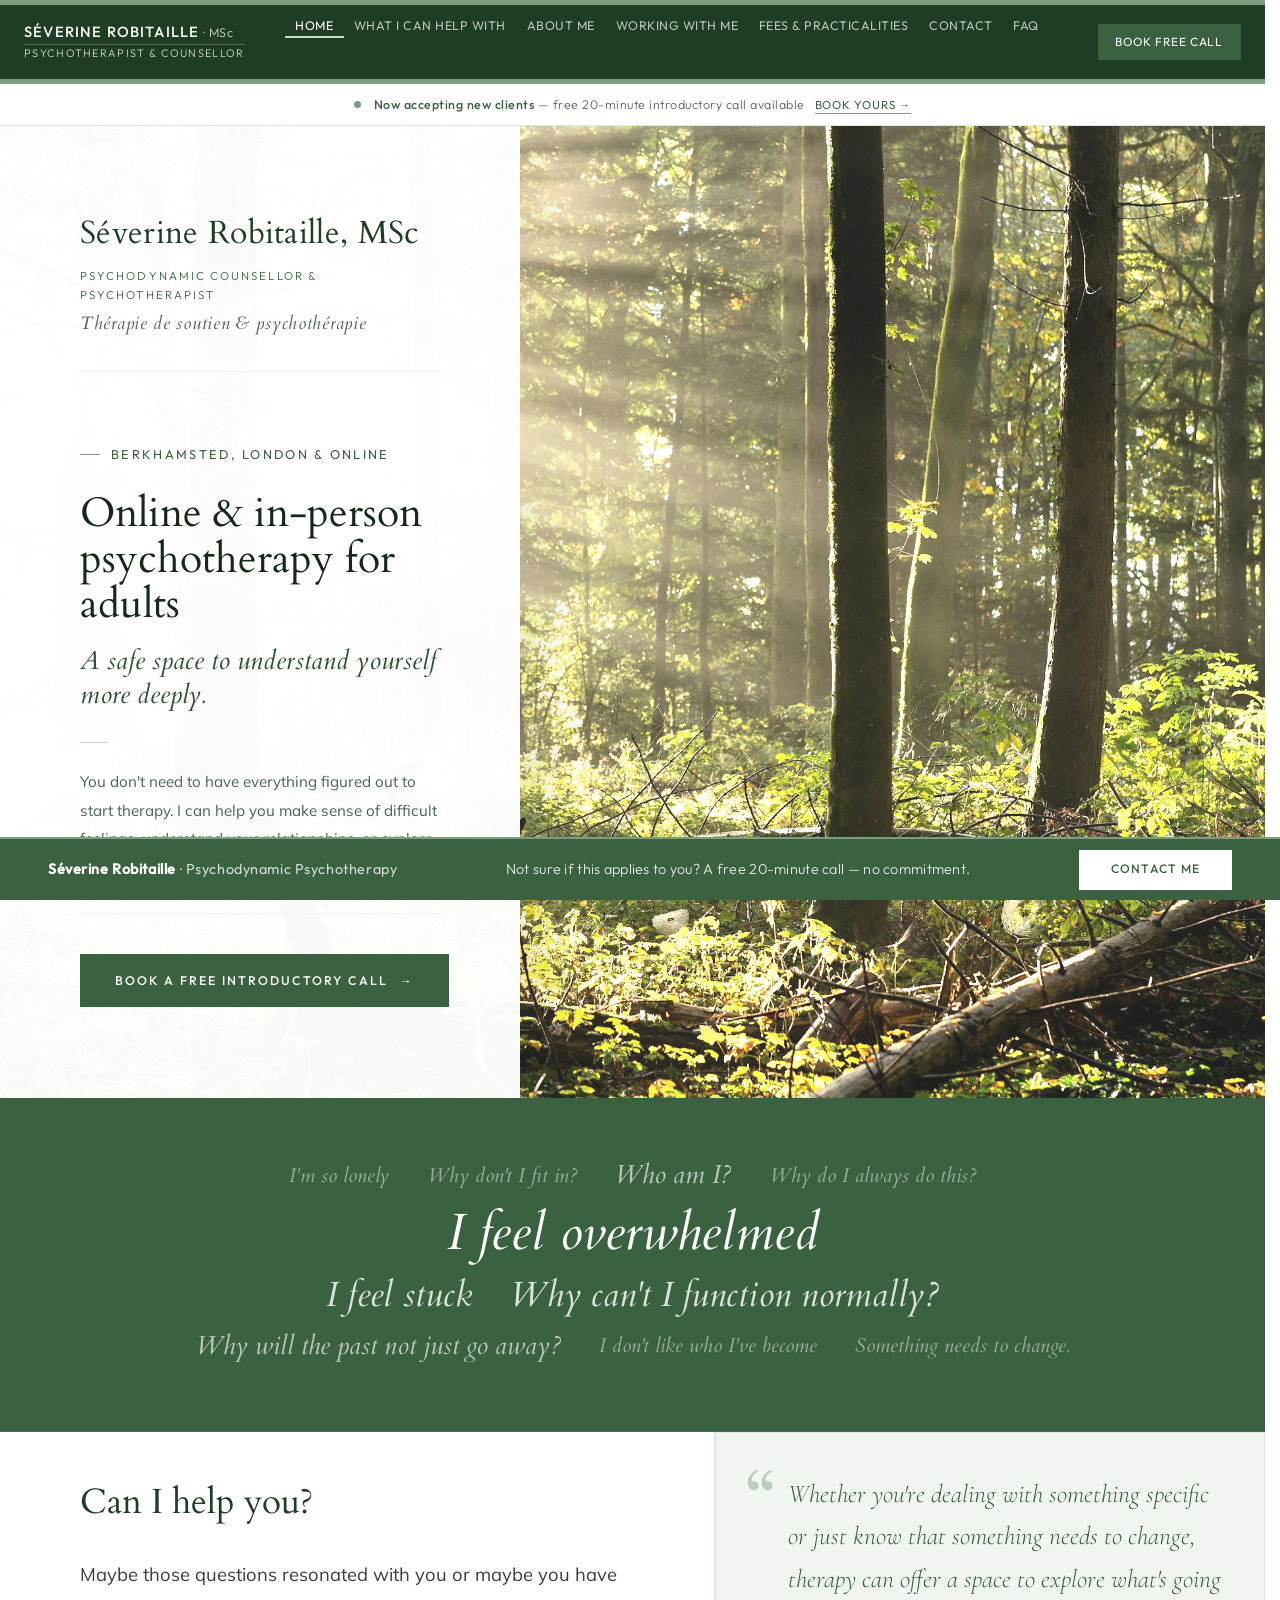
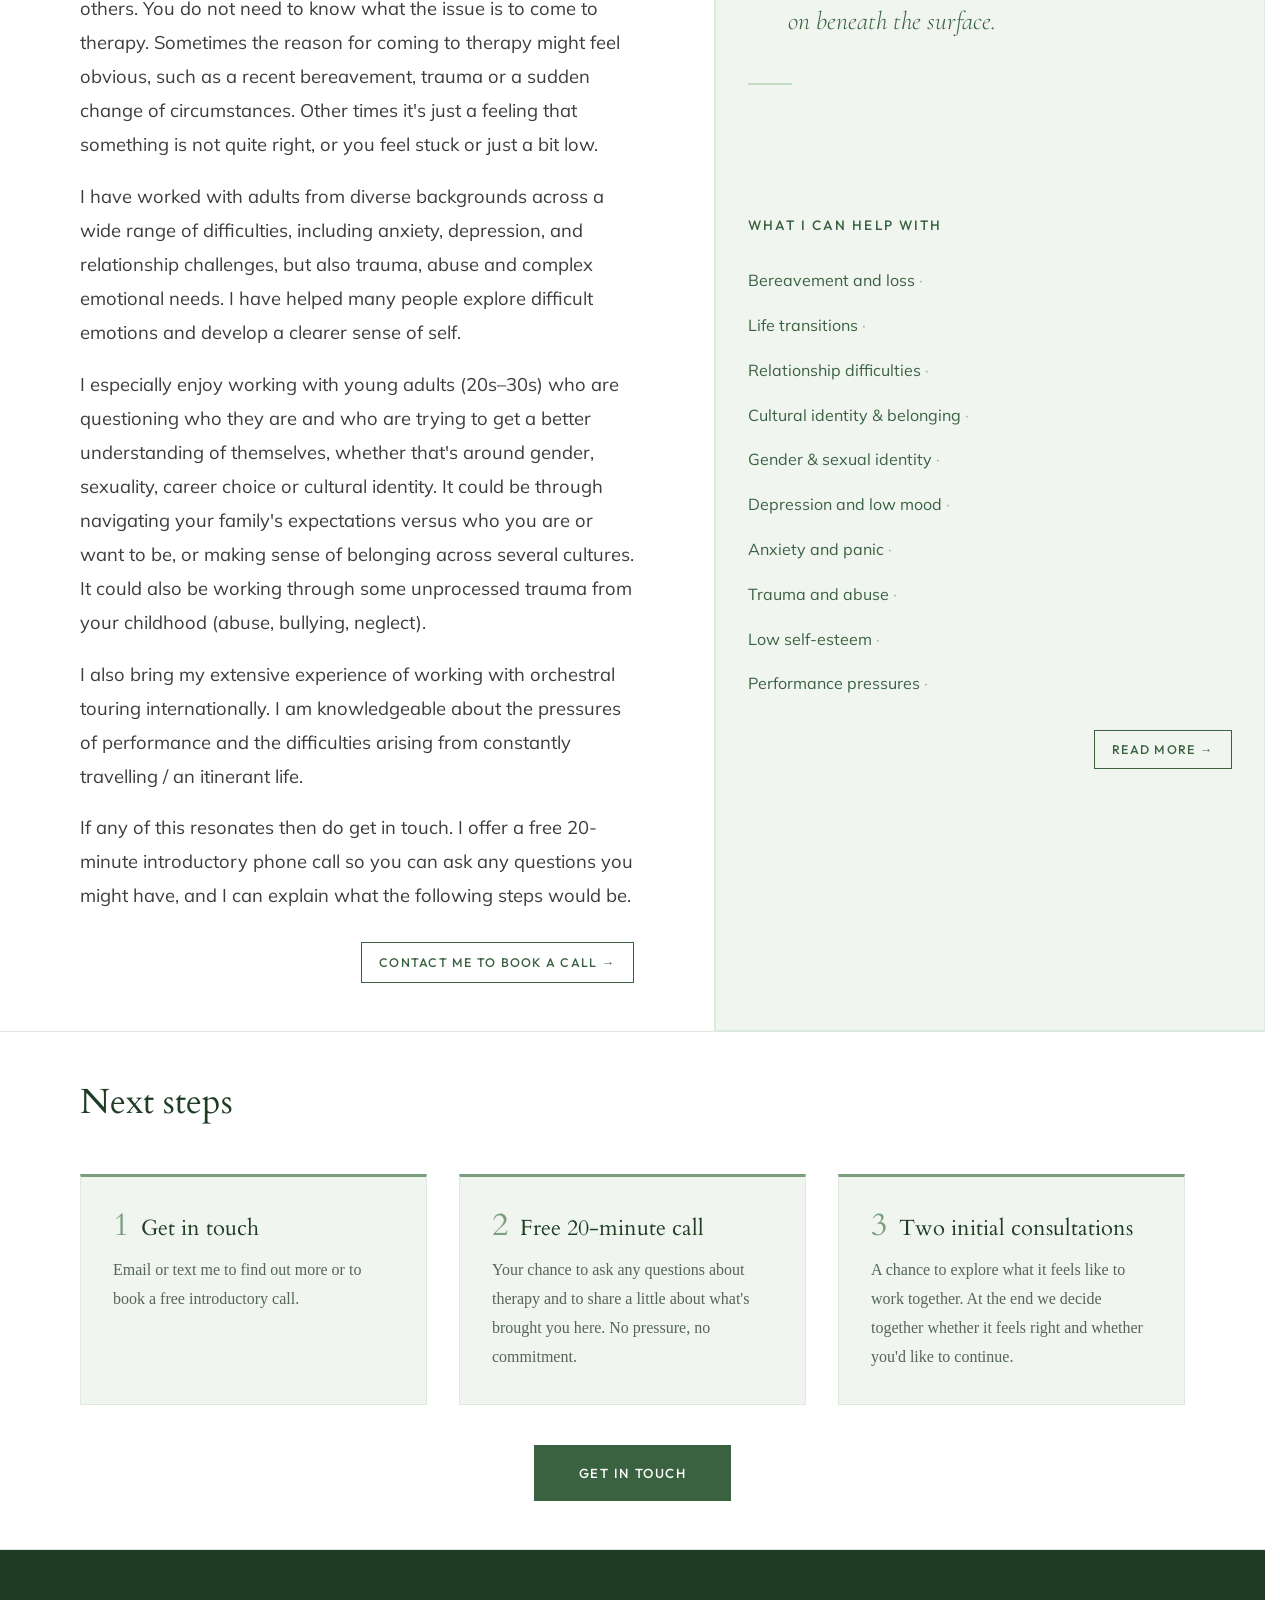
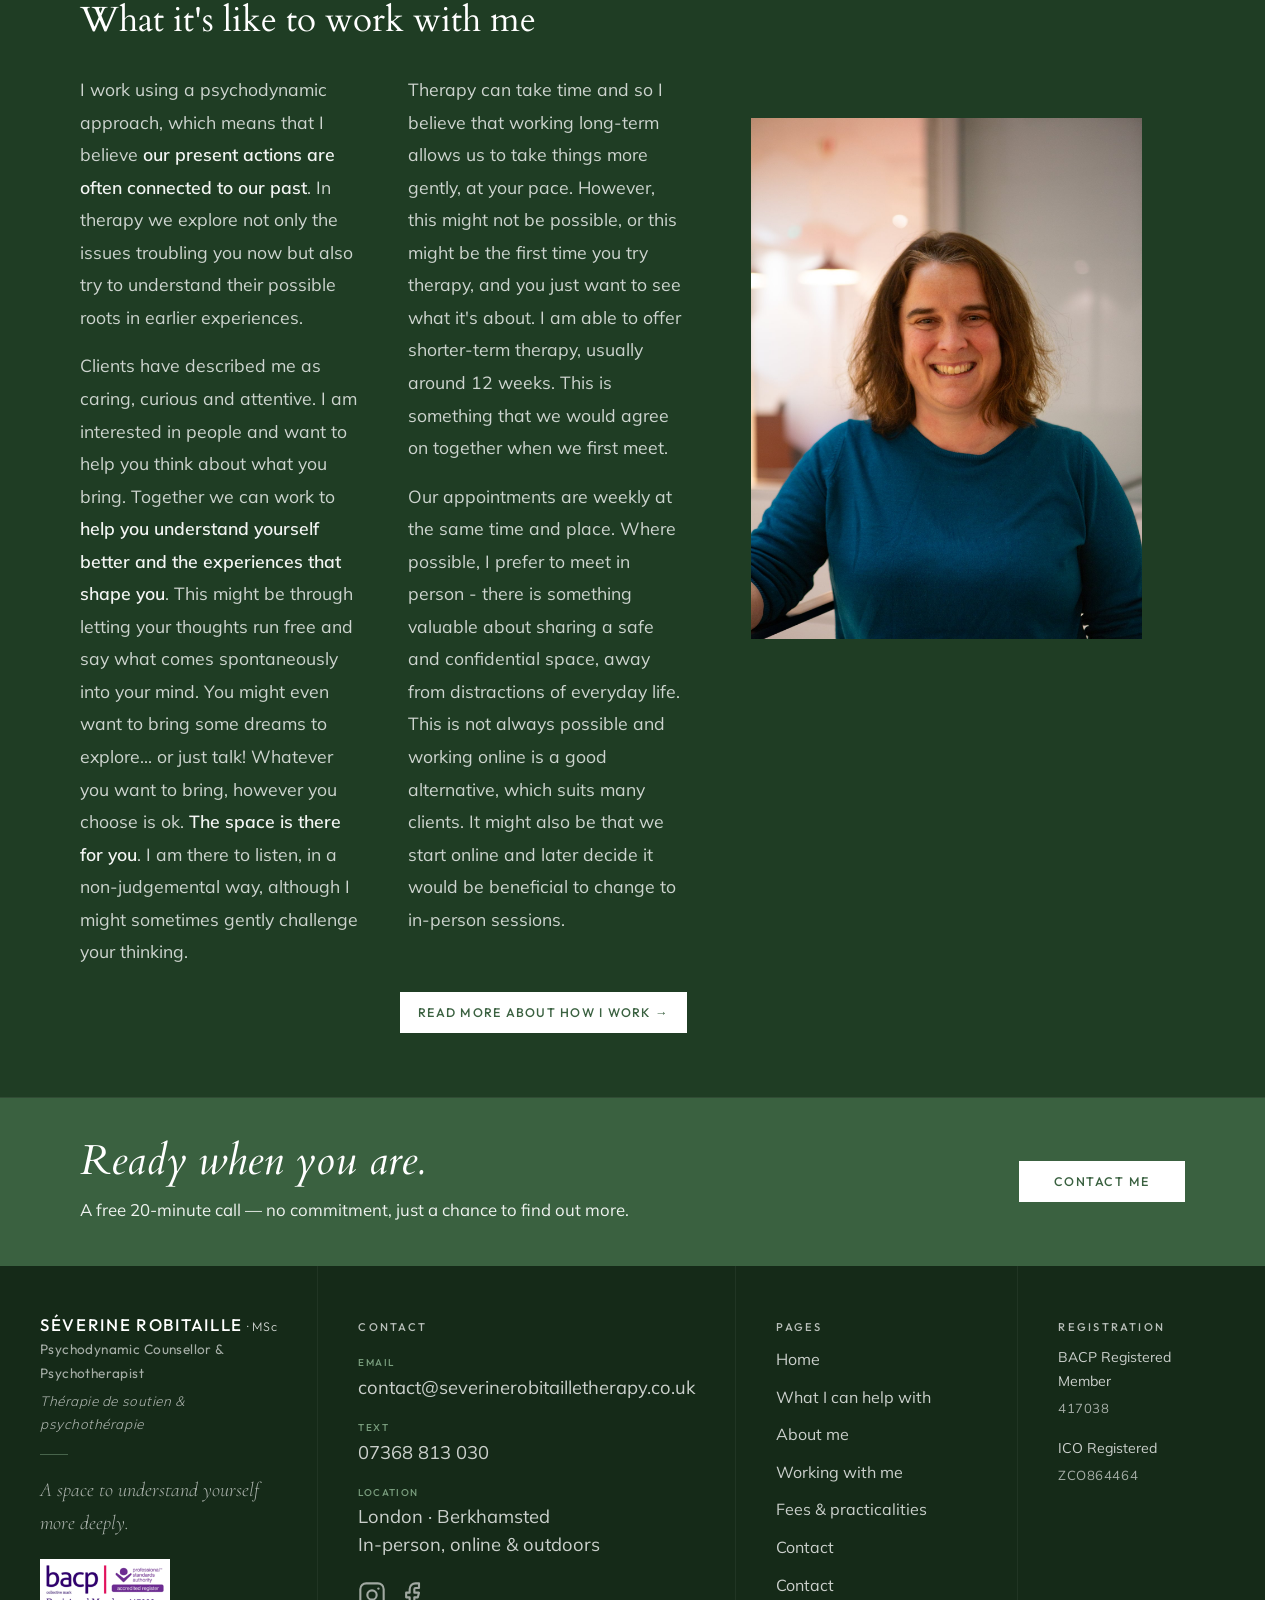
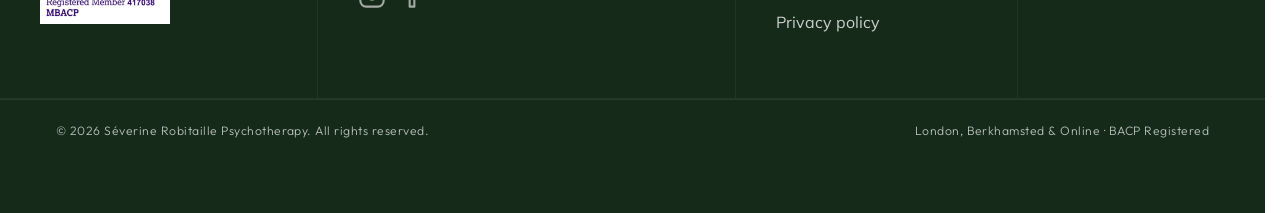
<file: index.html>
<!DOCTYPE html>
<html lang="en">
<head>
  <meta charset="UTF-8">
  <meta name="viewport" content="width=device-width, initial-scale=1.0">
  <title>Counsellor & Psychotherapist – Berkhamsted, London & Online | Séverine Robitaille </title>
  <meta name="description" content="Counselling for loss, grief, life changes, identity & belonging. Berkhamsted, London, online or outdoors. Séances disponibles en français.">
  <meta name="author" content="Séverine Robitaille">
  <meta name="copyright" content="© 2026 Séverine Robitaille. All images and content are protected.">
  <link rel="icon" type="image/svg+xml" href="favicon.svg">
  <link rel="canonical" href="https://www.severinerobitailletherapy.co.uk/">
  <meta property="og:type" content="website">
  <meta property="og:site_name" content="Séverine Robitaille Psychotherapy">
  <meta property="og:title" content="Séverine Robitaille — Counsellor & Psychotherapist, King's Cross, London">
  <meta property="og:description" content="Psychodynamic counsellor and psychotherapist near King's Cross, London. Online and in-person therapy for adults. Thérapie psychodynamique à King's Cross, Londres ou en ligne pour adultes.">
  <meta property="og:image" content="https://www.severinerobitailletherapy.co.uk/images/hero-bg.jpg">
  <meta property="og:url" content="https://www.severinerobitailletherapy.co.uk/">
  <link rel="stylesheet" href="style.css">
  <script type="application/ld+json">
  {
    "@context": "https://schema.org",
    "@type": "MedicalBusiness",
    "name": "Séverine Robitaille Psychotherapy",
    "description": "Psychodynamic counselling and psychotherapy for adults in Berkhamsted (Hertfordshire) and London. In-person, outdoor and online sessions with Séverine Robitaille MSc, BACP registered.",
    "url": "https://www.severinerobitailletherapy.co.uk",
    "telephone": "+447368813030",
    "email": "contact@severinerobitailletherapy.co.uk",
    "address": [
      {
        "@type": "PostalAddress",
        "streetAddress": "180-186 Kings Cross Road",
        "addressLocality": "London",
        "postalCode": "WC1X 9DE",
        "addressCountry": "GB"
      },
      {
        "@type": "PostalAddress",
        "streetAddress": "First Floor, Buckland House, Dower Mews, Rear of 108 High Street",
        "addressLocality": "Berkhamsted",
        "addressRegion": "Hertfordshire",
        "postalCode": "HP4 2BL",
        "addressCountry": "GB"
      }
    ],
    "location": [
      {
        "@type": "Place",
        "name": "King's Cross practice",
        "geo": { "@type": "GeoCoordinates", "latitude": 51.5295, "longitude": -0.1196 }
      },
      {
        "@type": "Place",
        "name": "Berkhamsted practice, Buckland House",
        "geo": { "@type": "GeoCoordinates", "latitude": 51.7592, "longitude": -0.5605 }
      }
    ],
    "priceRange": "£80 per session",
    "areaServed": ["Berkhamsted", "Hertfordshire", "Tring", "Hemel Hempstead", "Chesham", "St Albans", "Islington", "Angel", "North London", "London"],
    "availableLanguage": [
      { "@type": "Language", "name": "English" },
      { "@type": "Language", "name": "French", "alternateName": "Français" }
    ],
    "founder": {
      "@type": "Person",
      "name": "Séverine Robitaille",
      "jobTitle": "Psychodynamic Counsellor and Psychotherapist",
      "honorificSuffix": "MSc",
      "knowsLanguage": ["en", "fr"],
      "memberOf": {
        "@type": "Organization",
        "name": "British Association for Counselling and Psychotherapy",
        "alternateName": "BACP"
      }
    },
    "hasOfferCatalog": {
      "@type": "OfferCatalog",
      "name": "Therapy Services",
      "itemListElement": [
        {
          "@type": "Offer",
          "itemOffered": {
            "@type": "Service",
            "name": "Individual Psychotherapy",
            "description": "One-to-one psychodynamic therapy for adults, in-person or online"
          }
        },
        {
          "@type": "Offer",
          "itemOffered": {
            "@type": "Service",
            "name": "Free Introductory Call",
            "description": "Free 20-minute introductory phone call, no commitment required"
          },
          "price": "0",
          "priceCurrency": "GBP"
        }
      ]
    }
  }
  </script>
</head>
<body>
  <a href="#main-content" class="skip-link">Skip to main content</a>

  <nav class="top-nav" aria-label="Main navigation">
    <a class="nav-logo" href="/">
      <span class="nav-logo__name">Séverine Robitaille<span class="nav-logo__msc"> · MSc</span></span>
      <span class="nav-logo__sub">Psychotherapist &amp; Counsellor</span>
    </a>
    <ul class="nav-links">
      <li><a href="/" class="active">Home</a></li>
      <li><a href="what-i-can-help-with.html">What I can help with</a></li>
      <li><a href="about.html">About me</a></li>
      <li><a href="working-with-me.html">Working with me</a></li>
      <li><a href="fees.html">Fees &amp; practicalities</a></li>
      <li><a href="contact.html">Contact</a></li>
      <li><a href="faq.html">FAQ</a></li>
    </ul>
    <div class="nav-right">
      <div class="nav-cta"><a href="contact.html">Book Free Call</a></div>
      <span class="nav-lang__flag" title="Version française disponible">🇫🇷</span>
    </div>
    <button class="nav-hamburger" id="navHamburger" aria-label="Open menu" aria-expanded="false" style="display:none;">
      <span></span><span></span><span></span>
    </button>
  </nav>

  <div class="mobile-nav-panel" id="mobileNav">
    <a href="/" class="active">Home</a>
    <a href="what-i-can-help-with.html">What I can help with</a>
    <a href="about.html">About me</a>
    <a href="working-with-me.html">Working with me</a>
    <a href="fees.html">Fees &amp; practicalities</a>
    <a href="contact.html">Contact</a>
    <a href="faq.html">FAQ</a>
    <a href="contact.html" class="mobile-nav-cta">Book Free Call</a>
  </div>

  <div class="accepting-bar">
    <div class="accepting-bar__dot"></div>
    <p class="accepting-bar__text">
      <strong>Now accepting new clients</strong> — free 20-minute introductory call available
      <a href="contact.html" class="accepting-bar__link">Book yours →</a>
    </p>
  </div>

  <!-- HOME HERO -->
  <main id="main-content">
  <img src="images/photo-severine.jpg" alt="Séverine Robitaille" class="mobile-hero-photo mobile-hero-photo--top">
  <section class="hero">
    <div class="hero__bg"></div>
    <div class="hero__tint"></div>

    <div class="hero__panel">

      <!-- Name & credentials -->
      <div class="hero__meta">
        <span class="hero__name">Séverine Robitaille, MSc</span>
        <span class="hero__creds">Psychodynamic Counsellor &amp; Psychotherapist</span>
        <span class="hero__creds-fr">Thérapie de soutien &amp; psychothérapie</span>
      </div>

      <!-- Main content -->
      <div class="hero__body">
        <span class="hero__tag">Berkhamsted, London &amp Online</span>
        <h1 class="hero__title">Online &amp; in-person psychotherapy for adults</h1>
        <p class="hero__subtitle">A safe space to understand yourself more deeply.</p>
        <div class="hero__rule"></div>
        <p class="hero__quote">You don't need to have everything figured out to start therapy. I can help you make sense of difficult feelings, understand your relationships, or explore who you are and who you want to be.</p>
      </div>

      <!-- CTA -->
      <div class="hero__cta">
        <a href="mailto:contact@severinerobitailletherapy.co.uk" class="hero__btn"><span class="desktop-only">Book a free introductory call</span><span class="mobile-only">Book a free call</span> →</a>
      </div>

    </div>

    <div class="hero__forest" aria-hidden="true"></div>
  </section>


  <!-- WORD CLOUD -->
  <section class="cloud-section" aria-label="Common feelings that bring people to therapy">
    <div class="cloud">
      <span class="q q--sm">I'm so lonely</span>
      <span class="q q--sm">Why don't I fit in?</span>
      <span class="q q--md">Who am I?</span>
      <span class="q q--sm">Why do I always do this?</span>
      <span class="q q--xl">I feel overwhelmed</span>
      <span class="q q--lg">I feel stuck</span>
      <span class="q q--lg">Why can't I function normally?</span>
      <span class="q q--md">Why will the past not just go away?</span>
      <span class="q q--sm">I don't like who I've become</span>
      <span class="q q--sm">Something needs to change.</span>
    </div>
  </section>

  <!-- WHO CAN I HELP -->
  <div class="who-section">

    <div class="who-main">
      <h2 class="who-main__heading">Can I help you?</h2>
      <p>Maybe those questions resonated with you or maybe you have others. You do not need to know what the issue is to come to therapy. Sometimes the reason for coming to therapy might feel obvious, such as a recent bereavement, trauma or a sudden change of circumstances. Other times it's just a feeling that something is not quite right, or you feel stuck or just a bit low.</p>
      <p>I have worked with adults from diverse backgrounds across a wide range of difficulties, including anxiety, depression, and relationship challenges, but also trauma, abuse and complex emotional needs. I have helped many people explore difficult emotions and develop a clearer sense of self.</p>
      <p class="has-expand">I especially enjoy working with young adults (20s–30s) who are questioning who they are and who are trying to get a better understanding of themselves, whether that's around gender, sexuality, career choice or cultural identity. It could be through navigating your family's expectations versus who you are or want to be, or making sense of belonging across several cultures. It could also be working through some unprocessed trauma from your childhood (abuse, bullying, neglect).</p>
      <details class="mobile-expand" open>
        <summary class="mobile-expand__toggle">Read more</summary>
        <div class="mobile-expand__content">
          <p>I also bring my extensive experience of working with orchestral touring internationally. I am knowledgeable about the pressures of performance and the difficulties arising from constantly travelling / an itinerant life.</p>
          <p>If any of this resonates then do get in touch. I offer a free 20-minute introductory phone call so you can ask any questions you might have, and I can explain what the following steps would be.</p>
        </div>
      </details>
      <p style="margin-top:1.8rem;text-align:right;"><a href="contact.html" class="mini-btn mini-btn--sage">Contact me to book a call →</a></p>
    </div>

    <div class="who-aside">
      <blockquote class="who-aside__quote">Whether you're dealing with something specific or just know that something needs to change, therapy can offer a space to explore what's going on beneath the surface.</blockquote>
      <p class="who-aside__heading">What I can help with</p>
      <span class="who-aside__item">Bereavement and loss</span>
      <span class="who-aside__item">Life transitions</span>
      <span class="who-aside__item">Relationship difficulties</span>
      <span class="who-aside__item">Cultural identity &amp; belonging</span>
      <span class="who-aside__item">Gender &amp; sexual identity</span>
      <span class="who-aside__item">Depression and low mood</span>
      <span class="who-aside__item">Anxiety and panic</span>
      <span class="who-aside__item">Trauma and abuse</span>
      <span class="who-aside__item">Low self-esteem</span>
      <span class="who-aside__item">Performance pressures</span>
      <a href="what-i-can-help-with.html" class="mini-btn mini-btn--sage" aria-label="Read more about what I can help with">Read more →</a>
    </div>

  </div>

  <!-- NEXT STEPS -->
  <div class="services-section">
    <h2 class="services-section__heading">Next steps</h2>
    <div class="steps-grid">

      <div class="step-card">
        <div class="step-card__header">
          <span class="step-card__number">1</span>
          <p class="step-card__title">Get in touch</p>
        </div>
        <p class="step-card__body">Email or text me to find out more or to book a free introductory call.</p>
      </div>

      <div class="step-card">
        <div class="step-card__header">
          <span class="step-card__number">2</span>
          <p class="step-card__title">Free 20-minute call</p>
        </div>
        <p class="step-card__body">Your chance to ask any questions about therapy and to share a little about what's brought you here. No pressure, no commitment.</p>
      </div>

      <div class="step-card">
        <div class="step-card__header">
          <span class="step-card__number">3</span>
          <p class="step-card__title">Two initial consultations</p>
        </div>
        <p class="step-card__body">A chance to explore what it feels like to work together. At the end we decide together whether it feels right and whether you'd like to continue.</p>
      </div>

    </div>
    <p style="text-align:center; margin-top: 2.5rem;"><a href="contact.html" class="cta-btn">Get in touch</a></p>
  </div>

  <!-- HOW I WORK TEASER -->
  <div class="approach-section">
    <div>
      <h2 class="approach-section__heading">What it's like to work with me</h2>
      <div class="approach-section__cols">
        <p>I work using a psychodynamic approach, which means that I believe <strong>our present actions are often connected to our past</strong>. In therapy we explore not only the issues troubling you now but also try to understand their possible roots in earlier experiences.</p>
        <p class="has-expand">Clients have described me as caring, curious and attentive. I am interested in people and want to help you think about what you bring. Together we can work to <strong>help you understand yourself better and the experiences that shape you</strong>. This might be through letting your thoughts run free and say what comes spontaneously into your mind. You might even want to bring some dreams to explore... or just talk! Whatever you want to bring, however you choose is ok. <strong>The space is there for you</strong>. I am there to listen, in a non-judgemental way, although I might sometimes gently challenge your thinking.</p>
        <details class="mobile-expand" open>
          <summary class="mobile-expand__toggle mobile-expand__toggle--light">Read more</summary>
          <div class="mobile-expand__content">
            <p>Therapy can take time and so I believe that working long-term allows us to take things more gently, at your pace. However, this might not be possible, or this might be the first time you try therapy, and you just want to see what it's about. I am able to offer shorter-term therapy, usually around 12 weeks. This is something that we would agree on together when we first meet.</p>
            <p>Our appointments are weekly at the same time and place. Where possible, I prefer to meet in person - there is something valuable about sharing a safe and confidential space, away from distractions of everyday life. This is not always possible and working online is a good alternative, which suits many clients. It might also be that we start online and later decide it would be beneficial to change to in-person sessions.</p>
          </div>
        </details>
      </div>
      <p style="text-align:right;"><a href="working-with-me.html" class="mini-btn mini-btn--light">Read more about how I work →</a></p>
    </div>
    <img src="images/photo-severine.jpg" alt="Séverine Robitaille" class="approach-section__photo">
  </div>

  <!-- CTA STRIP -->
  <div class="cta-strip cta-strip--tall">
    <div>
      <p class="cta-strip__heading">Ready when you are.</p>
      <p class="cta-strip__sub">A free 20-minute call — no commitment, just a chance to find out more.</p>
    </div>
    <a href="mailto:contact@severinerobitailletherapy.co.uk" class="btn btn--white">Contact me</a>
  </div>

  </main>

  <footer class="site-footer">
    <div class="footer-1__top">
      <div class="footer-1__col">
        <span class="footer-name">Séverine Robitaille<span class="footer-msc"> · MSc</span></span>
        <span class="footer-creds">Psychodynamic Counsellor &amp; Psychotherapist</span>
        <span class="footer-fr">Thérapie de soutien &amp; psychothérapie</span>
        <div class="footer-divider"></div>
        <p class="footer-tagline">A space to understand yourself more deeply.</p>
        <span class="bacp-logo"><img src="images/bacplogo.png" alt="BACP Registered Member"></span>
      </div>
      <div class="footer-1__col footer-1__col--lower">
        <p class="col-heading">Contact</p>
        <span class="contact-row" style="margin-bottom:0"><span>Email</span></span>
        <span class="contact-row"><a href="mailto:contact@severinerobitailletherapy.co.uk">contact@severinerobitailletherapy.co.uk</a></span>
        <span class="contact-row" style="margin-bottom:0"><span>Text</span></span>
        <span class="contact-row"><a href="tel:+447368813030">07368 813 030</a></span>
        <span class="contact-row" style="margin-bottom:0"><span>Location</span></span>
        <span class="contact-row" style="margin-bottom:0">London · Berkhamsted</span>
        <span class="contact-row">In-person, online &amp; outdoors</span>
        <div class="footer-social"><a href="https://www.instagram.com/severinetherapy" target="_blank" rel="noopener" aria-label="Instagram"><svg xmlns="http://www.w3.org/2000/svg" width="22" height="22" viewBox="0 0 24 24" fill="none" stroke="currentColor" stroke-width="1.8" stroke-linecap="round" stroke-linejoin="round"><rect x="2" y="2" width="20" height="20" rx="5" ry="5"/><circle cx="12" cy="12" r="4"/><circle cx="17.5" cy="6.5" r="1" fill="currentColor" stroke="none"/></svg></a><a href="https://www.facebook.com/severinerobitailletherapy" target="_blank" rel="noopener" aria-label="Facebook"><svg xmlns="http://www.w3.org/2000/svg" width="22" height="22" viewBox="0 0 24 24" fill="none" stroke="currentColor" stroke-width="1.8" stroke-linecap="round" stroke-linejoin="round"><path d="M18 2h-3a5 5 0 0 0-5 5v3H7v4h3v8h4v-8h3l1-4h-4V7a1 1 0 0 1 1-1h3z"/></svg></a></div>
      </div>
      <div class="footer-1__col footer-1__col--lower footer-nav">
        <p class="col-heading">Pages</p>
        <a href="/">Home</a>
        <a href="what-i-can-help-with.html">What I can help with</a>
        <a href="about.html">About me</a>
        <a href="working-with-me.html">Working with me</a>
        <a href="fees.html">Fees &amp; practicalities</a>
        <a href="contact.html">Contact</a>
        <a href="contact.html">Contact</a>
        <a href="privacy.html">Privacy policy</a>
      </div>
      <div class="footer-1__col footer-1__col--lower">
        <p class="col-heading">Registration</p>
        <div class="reg-block"><span class="reg-title">BACP Registered Member</span><span class="reg-num">417038</span></div>
        <div class="reg-block"><span class="reg-title">ICO Registered</span><span class="reg-num">ZCO864464</span></div>
      </div>
    </div>
    <div class="bottom-bar">
      <p>© 2026 Séverine Robitaille Psychotherapy. All rights reserved.</p>
      <p>London, Berkhamsted &amp; Online · BACP Registered</p>
    </div>
  </footer>

  <div class="fixed-bar">
    <span class="fixed-bar__name"><strong>Séverine Robitaille</strong> · Psychodynamic Psychotherapy</span>
    <span class="fixed-bar__message">Not sure if this applies to you? A free 20-minute call — no commitment.</span>
    <a href="mailto:contact@severinerobitailletherapy.co.uk" class="fixed-bar__btn">Contact me</a>
  </div>

  <script>
    // Hamburger menu with keyboard support
    const ham = document.getElementById('navHamburger');
    const nav = document.getElementById('mobileNav');
    if (ham && nav) {
      const toggleMenu = () => {
        const open = nav.classList.toggle('open');
        ham.classList.toggle('open', open);
        ham.setAttribute('aria-expanded', open);
        ham.setAttribute('aria-label', open ? 'Close menu' : 'Open menu');
      };
      ham.addEventListener('click', toggleMenu);
      ham.addEventListener('keydown', (e) => {
        if (e.key === 'Enter' || e.key === ' ') {
          e.preventDefault();
          toggleMenu();
        }
      });
      nav.querySelectorAll('a').forEach(a => a.addEventListener('click', () => {
        nav.classList.remove('open');
        ham.classList.remove('open');
        ham.setAttribute('aria-expanded', 'false');
        ham.setAttribute('aria-label', 'Open menu');
      }));
    }
    // Close mobile-expand sections on mobile
    if (window.innerWidth <= 768) {
      document.querySelectorAll('details.mobile-expand').forEach(d => d.removeAttribute('open'));
    }
  </script>
<script data-goatcounter="https://severinetherapy.goatcounter.com/count"
        async src="//gc.zgo.at/count.js"></script>
</body>
</html>
</file>
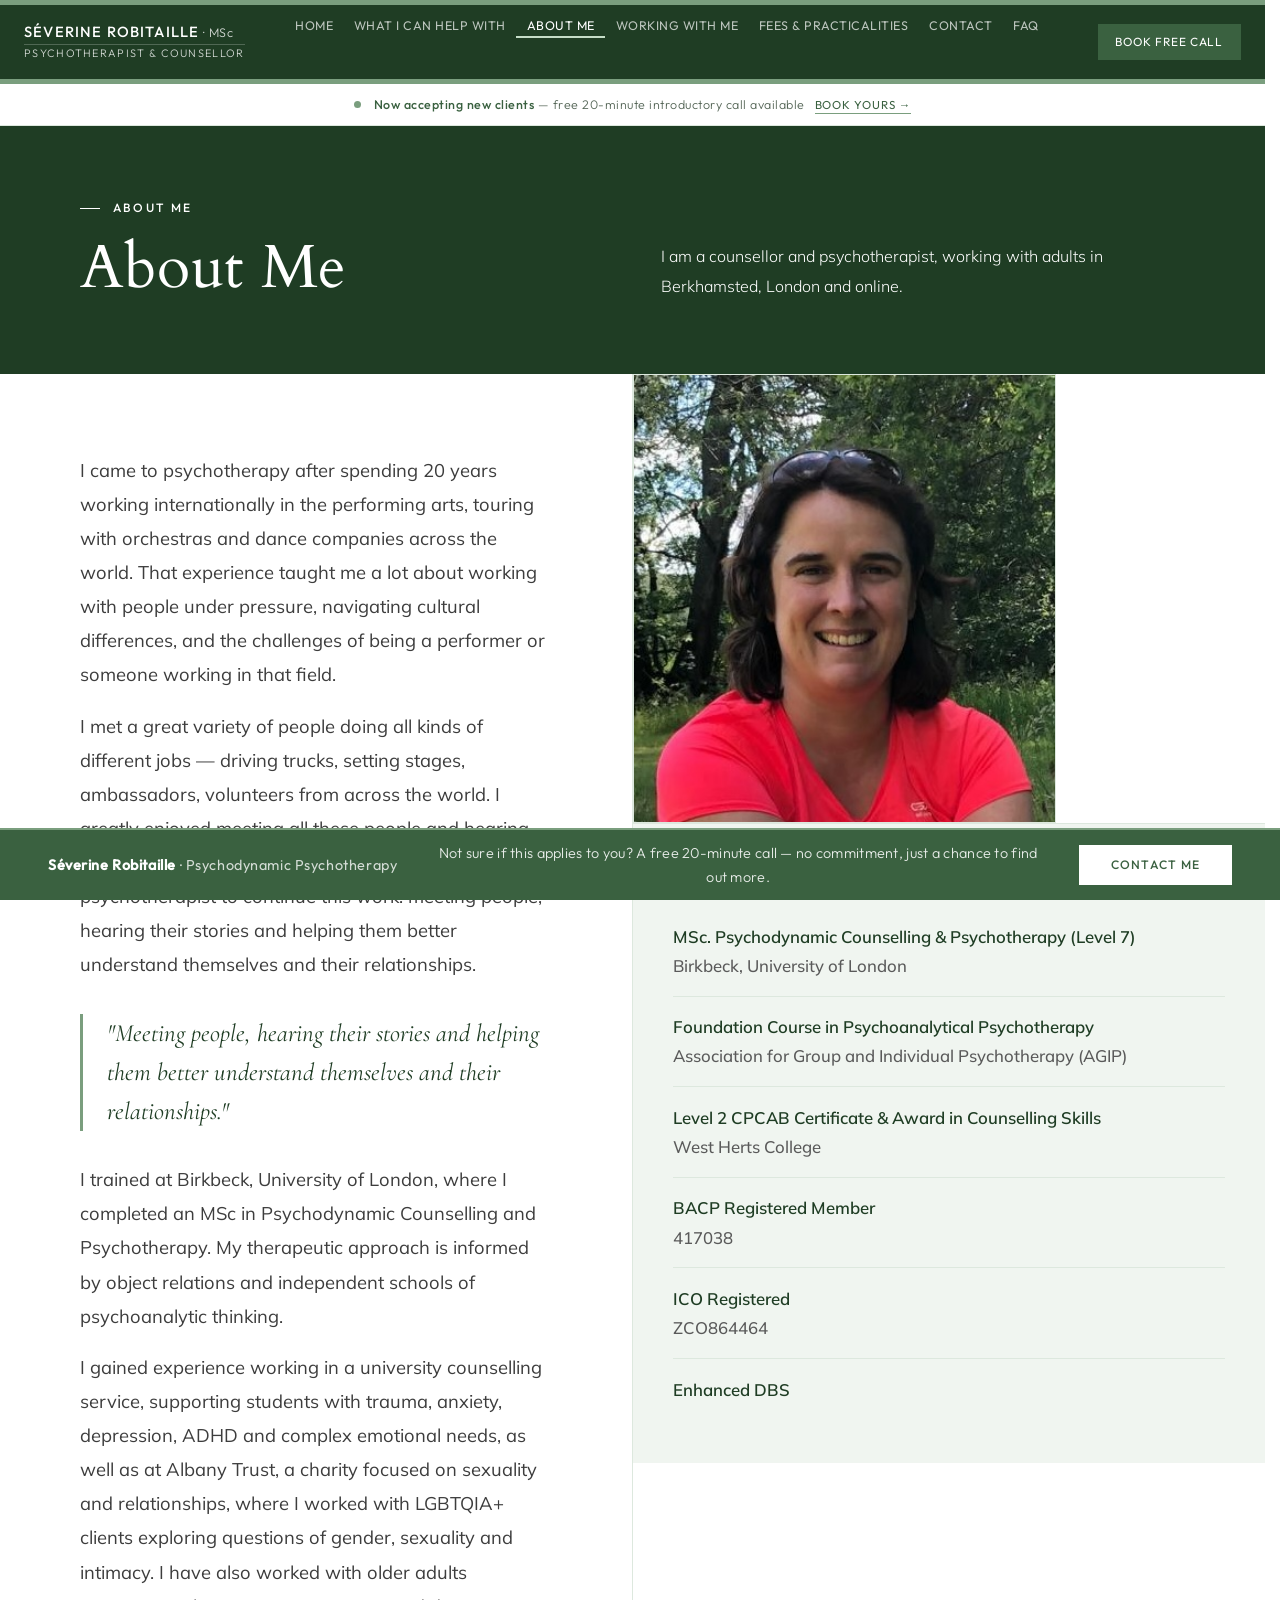
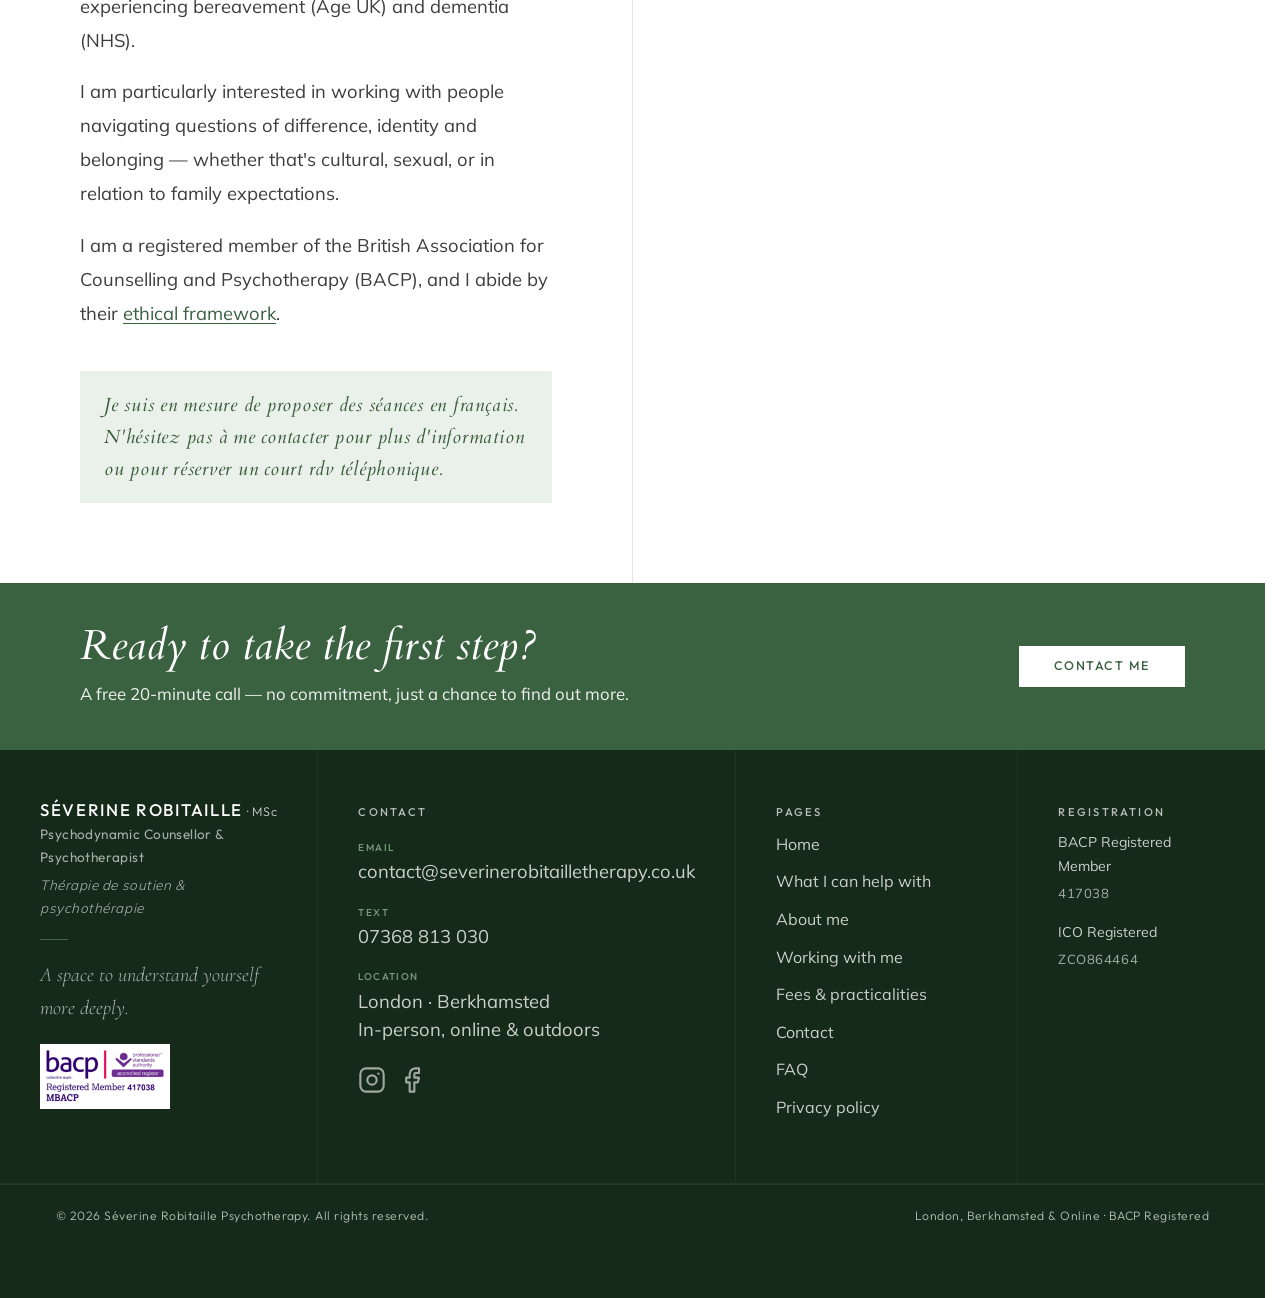
<file: about.html>
<!DOCTYPE html>
<html lang="en">
<head>
  <meta charset="UTF-8">
  <meta name="viewport" content="width=device-width, initial-scale=1.0">
  <title>About Séverine Robitaille | Counsellor – Berkhamsted, London & Online</title>
  <meta name="description" content="BACP registered. Welcoming neurodivergent people, all cultures and backgrounds. In person, outdoors or online. Séances disponibles en français.">
  <meta name="author" content="Séverine Robitaille">
  <meta name="copyright" content="© 2026 Séverine Robitaille. All images and content are protected.">
  <link rel="icon" type="image/svg+xml" href="favicon.svg">
  <link rel="canonical" href="https://www.severinerobitailletherapy.co.uk/about.html">
  <meta property="og:type" content="website">
  <meta property="og:site_name" content="Séverine Robitaille Psychotherapy">
  <meta property="og:title" content="About Séverine Robitaille - Psychotherapist & Counsellor, London">
  <meta property="og:description" content="I am a psychodynamic counsellor and psychotherapist and work in London and online. BACP registered.">
  <meta property="og:image" content="https://www.severinerobitailletherapy.co.uk/images/photo-severine-cropped.jpg">
  <meta property="og:url" content="https://www.severinerobitailletherapy.co.uk/about.html">
  <link rel="stylesheet" href="style.css">
  <script type="application/ld+json">
  {
    "@context": "https://schema.org",
    "@type": "MedicalBusiness",
    "name": "Séverine Robitaille Psychotherapy",
    "description": "Psychodynamic counselling and psychotherapy for adults in Berkhamsted (Hertfordshire) and London. In-person, outdoor and online sessions with Séverine Robitaille MSc, BACP registered.",
    "url": "https://www.severinerobitailletherapy.co.uk",
    "telephone": "+447368813030",
    "email": "contact@severinerobitailletherapy.co.uk",
    "address": [
      {
        "@type": "PostalAddress",
        "streetAddress": "180-186 Kings Cross Road",
        "addressLocality": "London",
        "postalCode": "WC1X 9DE",
        "addressCountry": "GB"
      },
      {
        "@type": "PostalAddress",
        "streetAddress": "First Floor, Buckland House, Dower Mews, Rear of 108 High Street",
        "addressLocality": "Berkhamsted",
        "addressRegion": "Hertfordshire",
        "postalCode": "HP4 2BL",
        "addressCountry": "GB"
      }
    ],
    "location": [
      {
        "@type": "Place",
        "name": "King's Cross practice",
        "geo": { "@type": "GeoCoordinates", "latitude": 51.5295, "longitude": -0.1196 }
      },
      {
        "@type": "Place",
        "name": "Berkhamsted practice, Buckland House",
        "geo": { "@type": "GeoCoordinates", "latitude": 51.7592, "longitude": -0.5605 }
      }
    ],
    "priceRange": "£80 per session",
    "areaServed": ["Berkhamsted", "Hertfordshire", "Tring", "Hemel Hempstead", "Chesham", "St Albans", "Islington", "Angel", "North London", "London"],
    "founder": {
      "@type": "Person",
      "name": "Séverine Robitaille",
      "jobTitle": "Psychodynamic Counsellor and Psychotherapist",
      "honorificSuffix": "MSc",
      "knowsLanguage": ["en", "fr"],
      "memberOf": {
        "@type": "Organization",
        "name": "British Association for Counselling and Psychotherapy",
        "alternateName": "BACP"
      }
    },
    "hasOfferCatalog": {
      "@type": "OfferCatalog",
      "name": "Therapy Services",
      "itemListElement": [
        {
          "@type": "Offer",
          "itemOffered": {
            "@type": "Service",
            "name": "Individual Psychotherapy",
            "description": "One-to-one psychodynamic therapy for adults, in-person or online"
          }
        },
        {
          "@type": "Offer",
          "itemOffered": {
            "@type": "Service",
            "name": "Free Introductory Call",
            "description": "Free 20-minute introductory phone call, no commitment required"
          },
          "price": "0",
          "priceCurrency": "GBP"
        }
      ]
    }
  }
  </script>
  <script type="application/ld+json">
  {
    "@context": "https://schema.org",
    "@type": "Person",
    "name": "Séverine Robitaille",
    "honorificSuffix": "MSc",
    "jobTitle": "Psychodynamic Counsellor and Psychotherapist",
    "url": "https://www.severinerobitailletherapy.co.uk/about.html",
    "email": "contact@severinerobitailletherapy.co.uk",
    "telephone": "+447368813030",
    "knowsLanguage": ["en", "fr"],
    "worksFor": {
      "@type": "MedicalBusiness",
      "name": "Séverine Robitaille Psychotherapy",
      "url": "https://www.severinerobitailletherapy.co.uk"
    },
    "hasCredential": {
      "@type": "EducationalOccupationalCredential",
      "credentialCategory": "degree",
      "educationalLevel": "Masters",
      "recognizedBy": {
        "@type": "CollegeOrUniversity",
        "name": "Birkbeck, University of London"
      }
    },
    "memberOf": {
      "@type": "Organization",
      "name": "British Association for Counselling and Psychotherapy",
      "alternateName": "BACP"
    }
  }
  </script>
</head>
<body>
  <a href="#main-content" class="skip-link">Skip to main content</a>

  <!-- TOP NAV — Option B -->
  <nav class="top-nav" aria-label="Main navigation">
    <a class="nav-logo" href="/">
      <span class="nav-logo__name">Séverine Robitaille<span class="nav-logo__msc"> · MSc</span></span>
      <span class="nav-logo__sub">Psychotherapist &amp; Counsellor</span>
    </a>
    <ul class="nav-links">
      <li><a href="/">Home</a></li>
      <li><a href="what-i-can-help-with.html">What I can help with</a></li>
      <li><a href="about.html" class="active">About me</a></li>
      <li><a href="working-with-me.html">Working with me</a></li>
      <li><a href="fees.html">Fees &amp; practicalities</a></li>
      <li><a href="contact.html">Contact</a></li>
      <li><a href="faq.html">FAQ</a></li>
    </ul>
    <div class="nav-right">
      <div class="nav-cta"><a href="contact.html">Book Free Call</a></div>
      <span class="nav-lang__flag" title="Version française disponible">🇫🇷</span>
    </div>
    <button class="nav-hamburger" id="navHamburger" aria-label="Open menu" aria-expanded="false" style="display:none;">
      <span></span><span></span><span></span>
    </button>
  </nav>

  <div class="mobile-nav-panel" id="mobileNav">
    <a href="/">Home</a>
    <a href="what-i-can-help-with.html">What I can help with</a>
    <a href="about.html" class="active">About me</a>
    <a href="working-with-me.html">Working with me</a>
    <a href="fees.html">Fees &amp; practicalities</a>
    <a href="contact.html">Contact</a>
    <a href="faq.html">FAQ</a>
    <a href="contact.html" class="mobile-nav-cta">Book Free Call</a>
  </div>

  <!-- ACCEPTING CLIENTS BANNER -->
  <div class="accepting-bar">
    <div class="accepting-bar__dot"></div>
    <p class="accepting-bar__text">
      <strong>Now accepting new clients</strong> — free 20-minute introductory call available
      <a href="contact.html" class="accepting-bar__link">Book yours →</a>
    </p>
  </div>

  <!-- PAGE HERO — Option B -->
  <main id="main-content">
  <div class="page-hero">
    <div>
      <div class="page-hero__eyebrow">About Me</div>
      <h1 class="page-hero__title">About Me</h1>
    </div>
    <p class="page-hero__desc">I am a counsellor and psychotherapist, working with adults in <br> Berkhamsted, London and online.</p>
  </div>

  <!-- MAIN CONTENT — Body text Option A + bumped size -->
  <img src="images/severine-outdoors-cropped.jpg"
       alt="Séverine Robitaille, psychodynamic psychotherapist"
       class="about-photo-mobile"
       style="display:none;">

  <div class="grid-2">

    <div class="content-left">

      <p>I came to psychotherapy after spending 20 years working internationally in the performing arts, touring with orchestras and dance companies across the world. That experience taught me a lot about working with people under pressure, navigating cultural differences, and the challenges of being a performer or someone working in that field.</p>

      <p>I met a great variety of people doing all kinds of different jobs — driving trucks, setting stages, ambassadors, volunteers from across the world. I greatly enjoyed meeting all these people and hearing their stories, and this led me to retrain as a psychotherapist to continue this work: meeting people, hearing their stories and helping them better understand themselves and their relationships.</p>

      <div class="pull-quote">"Meeting people, hearing their stories and helping them better understand themselves and their relationships."</div>

      <p>I trained at Birkbeck, University of London, where I completed an MSc in Psychodynamic Counselling and Psychotherapy. My therapeutic approach is informed by object relations and independent schools of psychoanalytic thinking.</p>

      <p>I gained experience working in a university counselling service, supporting students with trauma, anxiety, depression, ADHD and complex emotional needs, as well as at Albany Trust, a charity focused on sexuality and relationships, where I worked with LGBTQIA+ clients exploring questions of gender, sexuality and intimacy. I have also worked with older adults experiencing bereavement (Age UK) and dementia (NHS).</p>

      <p>I am particularly interested in working with people navigating questions of difference, identity and belonging — whether that's cultural, sexual, or in relation to family expectations.</p>

      <p>I am a registered member of the British Association for Counselling and Psychotherapy (BACP), and I abide by their <a href="https://www.bacp.co.uk/events-and-resources/ethics-and-standards/ethical-framework-for-the-counselling-professions/" target="_blank" rel="noopener">ethical framework</a>.</p>

      <div class="lang-badge">
        Je suis en mesure de proposer des séances en français. N'hésitez pas à me contacter pour plus d'information ou pour réserver un court rdv téléphonique.
      </div>

    </div>

    <!-- Right: photo + credentials Option A scaled -->
    <div>

      <img src="images/severine-outdoors-cropped.jpg"
           alt="Séverine Robitaille, psychodynamic psychotherapist"
           class="about-photo-desktop"
           style="width:67%; height:auto; display:block; border:1px solid var(--border);">

      <div class="creds-panel">
        <h2 class="creds-panel__title">Qualifications &amp; Registrations</h2>

        <div class="creds-item">
          <span class="creds-item__title">MSc. Psychodynamic Counselling &amp; Psychotherapy (Level 7)</span>
          <span class="creds-item__sub">Birkbeck, University of London</span>
        </div>
        <div class="creds-item">
          <span class="creds-item__title">Foundation Course in Psychoanalytical Psychotherapy</span>
          <span class="creds-item__sub">Association for Group and Individual Psychotherapy (AGIP)</span>
        </div>
        <div class="creds-item">
          <span class="creds-item__title">Level 2 CPCAB Certificate &amp; Award in Counselling Skills</span>
          <span class="creds-item__sub">West Herts College</span>
        </div>
        <div class="creds-item">
          <span class="creds-item__title">BACP Registered Member</span>
          <span class="creds-item__sub">417038</span>
        </div>
        <div class="creds-item">
          <span class="creds-item__title">ICO Registered</span>
          <span class="creds-item__sub">ZCO864464</span>
        </div>
         <div class="creds-item">
          <span class="creds-item__title">Enhanced DBS</span>
        </div>   
    </div>
  </div>
  </div>

  <!-- CTA STRIP — forest green, white text, bigger -->
  <div class="cta-strip cta-strip--tall">
    <div>
      <p class="cta-strip__heading">Ready to take the first step?</p>
      <p class="cta-strip__sub">A free 20-minute call — no commitment, just a chance to find out more.</p>
    </div>
    <a href="mailto:contact@severinerobitailletherapy.co.uk" class="btn btn--white">Contact me</a>
  </div>

  <!-- FOOTER — improved contrast + larger text throughout -->
  </main>

  <footer class="site-footer">
    <div class="footer-1__top">

      <div class="footer-1__col">
        <span class="footer-name">Séverine Robitaille<span class="footer-msc"> · MSc</span></span>
        <span class="footer-creds">Psychodynamic Counsellor &amp; Psychotherapist</span>
        <span class="footer-fr">Thérapie de soutien &amp; psychothérapie</span>
        <div class="footer-divider"></div>
        <p class="footer-tagline">A space to understand yourself more deeply.</p>
        <span class="bacp-logo"><img src="images/bacplogo.png" alt="BACP Registered Member"></span>
      </div>

      <div class="footer-1__col footer-1__col--lower">
        <p class="col-heading">Contact</p>
        <span class="contact-row" style="margin-bottom:0"><span>Email</span></span>
        <span class="contact-row"><a href="mailto:contact@severinerobitailletherapy.co.uk">contact@severinerobitailletherapy.co.uk</a></span>
        <span class="contact-row" style="margin-bottom:0"><span>Text</span></span>
        <span class="contact-row"><a href="tel:+447368813030">07368 813 030</a></span>
        <span class="contact-row" style="margin-bottom:0"><span>Location</span></span>
        <span class="contact-row" style="margin-bottom:0">London · Berkhamsted</span>
        <span class="contact-row">In-person, online &amp; outdoors</span>
        <div class="footer-social"><a href="https://www.instagram.com/severinetherapy" target="_blank" rel="noopener" aria-label="Instagram"><svg xmlns="http://www.w3.org/2000/svg" width="22" height="22" viewBox="0 0 24 24" fill="none" stroke="currentColor" stroke-width="1.8" stroke-linecap="round" stroke-linejoin="round"><rect x="2" y="2" width="20" height="20" rx="5" ry="5"/><circle cx="12" cy="12" r="4"/><circle cx="17.5" cy="6.5" r="1" fill="currentColor" stroke="none"/></svg></a><a href="https://www.facebook.com/severinerobitailletherapy" target="_blank" rel="noopener" aria-label="Facebook"><svg xmlns="http://www.w3.org/2000/svg" width="22" height="22" viewBox="0 0 24 24" fill="none" stroke="currentColor" stroke-width="1.8" stroke-linecap="round" stroke-linejoin="round"><path d="M18 2h-3a5 5 0 0 0-5 5v3H7v4h3v8h4v-8h3l1-4h-4V7a1 1 0 0 1 1-1h3z"/></svg></a></div>
      </div>

      <div class="footer-1__col footer-1__col--lower footer-nav">
        <p class="col-heading">Pages</p>
        <a href="/">Home</a>
        <a href="what-i-can-help-with.html">What I can help with</a>
        <a href="about.html">About me</a>
        <a href="working-with-me.html">Working with me</a>
        <a href="fees.html">Fees &amp; practicalities</a>
        <a href="contact.html">Contact</a>
        <a href="faq.html">FAQ</a>
        <a href="privacy.html">Privacy policy</a>
      </div>

      <div class="footer-1__col footer-1__col--lower">
        <p class="col-heading">Registration</p>
        <div class="reg-block">
          <span class="reg-title">BACP Registered Member</span>
          <span class="reg-num">417038</span>
        </div>
        <div class="reg-block">
          <span class="reg-title">ICO Registered</span>
          <span class="reg-num">ZCO864464</span>
        </div>
      </div>

    </div>
    <div class="bottom-bar">
      <p>© 2026 Séverine Robitaille Psychotherapy. All rights reserved.</p>
      <p>London, Berkhamsted &amp; Online · BACP Registered</p>
    </div>
  </footer>

  <!-- FIXED BAR -->
  <div class="fixed-bar">
    <span class="fixed-bar__name"><strong>Séverine Robitaille</strong> · Psychodynamic Psychotherapy</span>
    <span class="fixed-bar__message">Not sure if this applies to you? A free 20-minute call — no commitment, just a chance to find out more.</span>
    <a href="mailto:contact@severinerobitailletherapy.co.uk" class="fixed-bar__btn">Contact me</a>
  </div>

  <script>
    const ham = document.getElementById('navHamburger');
    const nav = document.getElementById('mobileNav');
    if (ham && nav) {
      const toggleMenu = () => {
        const open = nav.classList.toggle('open');
        ham.classList.toggle('open', open);
        ham.setAttribute('aria-expanded', open);
        ham.setAttribute('aria-label', open ? 'Close menu' : 'Open menu');
      };
      ham.addEventListener('click', toggleMenu);
      ham.addEventListener('keydown', (e) => {
        if (e.key === 'Enter' || e.key === ' ') {
          e.preventDefault();
          toggleMenu();
        }
      });
      nav.querySelectorAll('a').forEach(a => a.addEventListener('click', () => {
        nav.classList.remove('open');
        ham.classList.remove('open');
        ham.setAttribute('aria-expanded', 'false');
        ham.setAttribute('aria-label', 'Open menu');
      }));
    }
  </script>
<script data-goatcounter="https://severinetherapy.goatcounter.com/count"
        async src="//gc.zgo.at/count.js"></script>
</body>
</html>
</file>
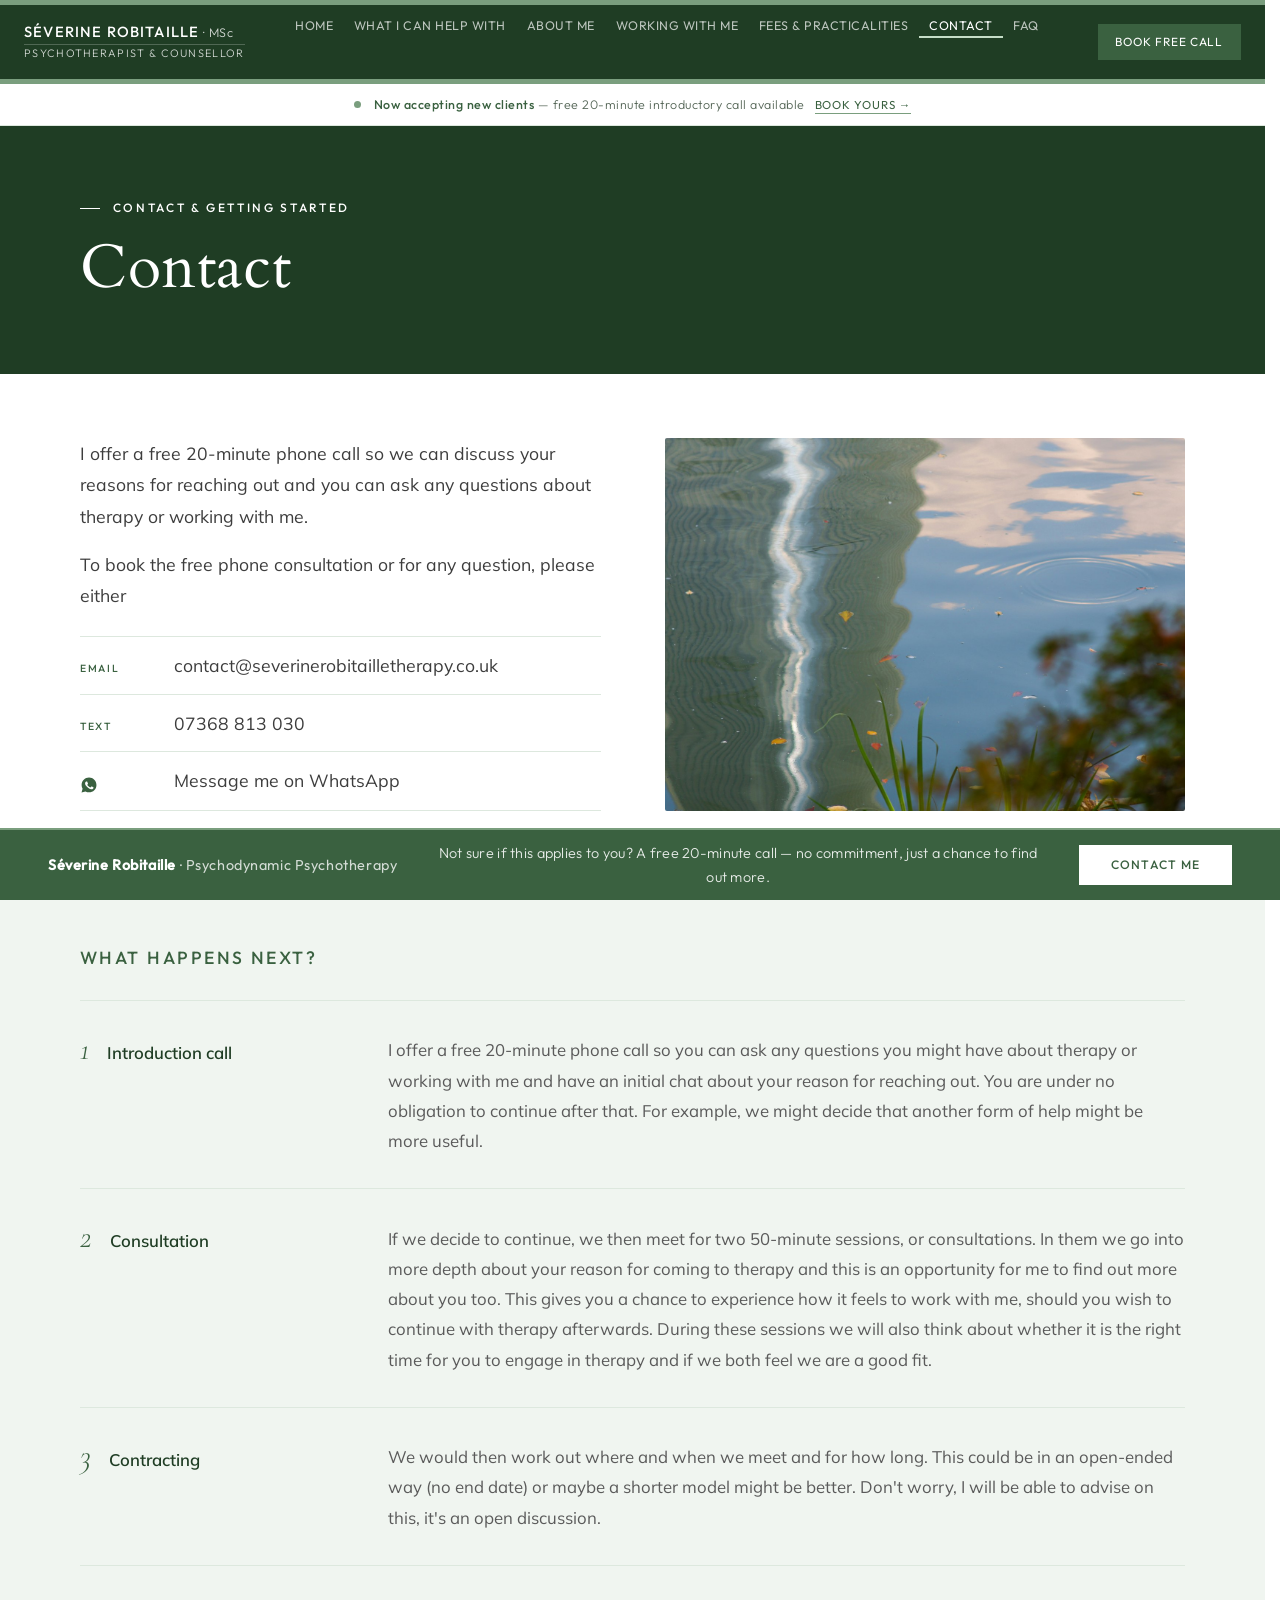
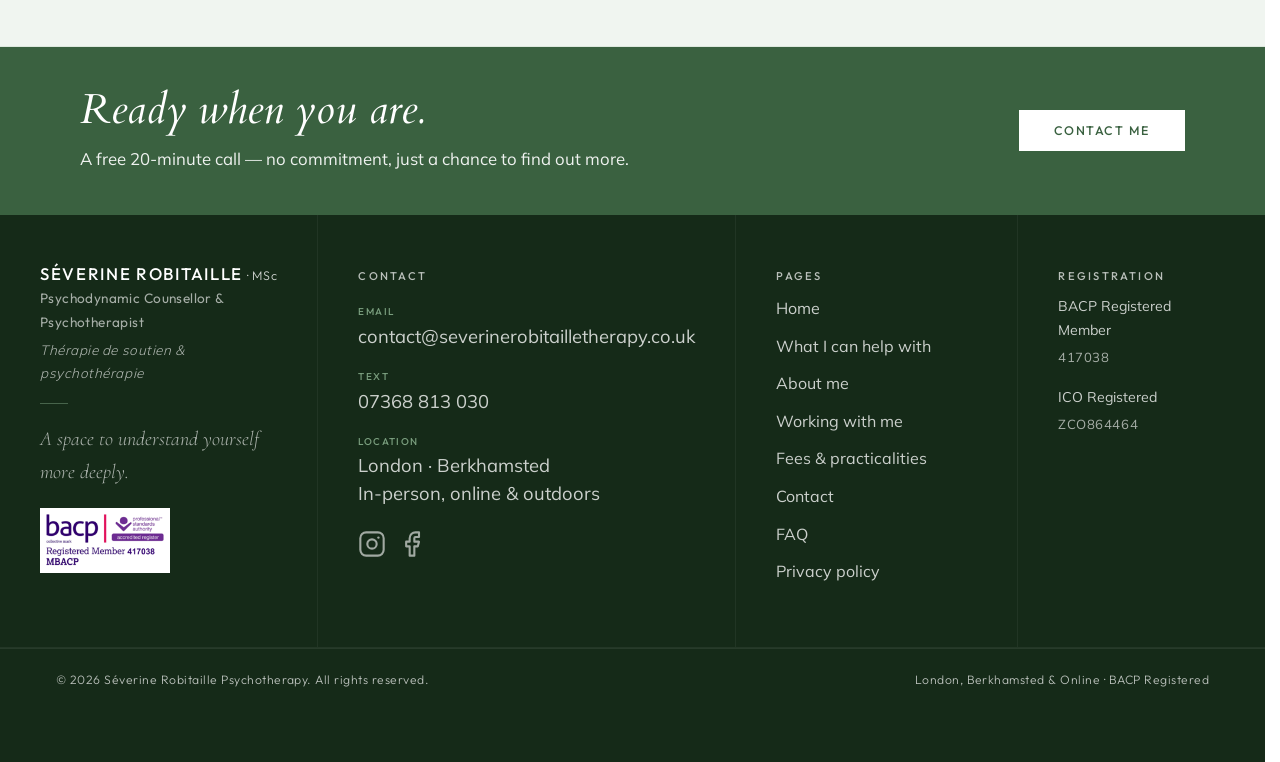
<file: contact.html>
<!DOCTYPE html>
<html lang="en">
<head>
  <meta charset="UTF-8">
  <meta name="viewport" content="width=device-width, initial-scale=1.0">
  <title>Get Started | Counselling in Berkhamsted, London & Online </title>
  <meta name="description" content="Get in touch by email or text to book a free 20-minute call, no commitment required. N’hésitez pas à me contacter pour un rdv téléphonique gratuit.">
  <meta name="author" content="Séverine Robitaille">
  <meta name="copyright" content="© 2026 Séverine Robitaille. All images and content are protected.">
  <link rel="icon" type="image/svg+xml" href="favicon.svg">
  <link rel="canonical" href="https://www.severinerobitailletherapy.co.uk/contact.html">
  <meta property="og:type" content="website">
  <meta property="og:site_name" content="Séverine Robitaille Psychotherapy">
  <meta property="og:title" content="Contact — Séverine Robitaille, Psychotherapist & Counsellor, King's Cross, London">
  <meta property="og:description" content="Get in touch with me and book a free 20-minute introductory call, no commitment required.">
  <meta property="og:image" content="https://www.severinerobitailletherapy.co.uk/images/photo-severine-cropped.jpg">
  <meta property="og:url" content="https://www.severinerobitailletherapy.co.uk/contact.html">
  <link rel="stylesheet" href="style.css">
  <script type="application/ld+json">
  {
    "@context": "https://schema.org",
    "@type": "MedicalBusiness",
    "name": "Séverine Robitaille Psychotherapy",
    "description": "Psychodynamic counselling and psychotherapy for adults in Berkhamsted (Hertfordshire) and London. In-person, outdoor and online sessions with Séverine Robitaille MSc, BACP registered.",
    "url": "https://www.severinerobitailletherapy.co.uk",
    "telephone": "+447368813030",
    "email": "contact@severinerobitailletherapy.co.uk",
    "address": [
      {
        "@type": "PostalAddress",
        "streetAddress": "180-186 Kings Cross Road",
        "addressLocality": "London",
        "postalCode": "WC1X 9DE",
        "addressCountry": "GB"
      },
      {
        "@type": "PostalAddress",
        "streetAddress": "First Floor, Buckland House, Dower Mews, Rear of 108 High Street",
        "addressLocality": "Berkhamsted",
        "addressRegion": "Hertfordshire",
        "postalCode": "HP4 2BL",
        "addressCountry": "GB"
      }
    ],
    "location": [
      {
        "@type": "Place",
        "name": "King's Cross practice",
        "geo": { "@type": "GeoCoordinates", "latitude": 51.5295, "longitude": -0.1196 }
      },
      {
        "@type": "Place",
        "name": "Berkhamsted practice, Buckland House",
        "geo": { "@type": "GeoCoordinates", "latitude": 51.7592, "longitude": -0.5605 }
      }
    ],
    "priceRange": "£80 per session",
    "areaServed": ["Berkhamsted", "Hertfordshire", "Tring", "Hemel Hempstead", "Chesham", "St Albans", "Islington", "Angel", "North London", "London"],
    "founder": {
      "@type": "Person",
      "name": "Séverine Robitaille",
      "jobTitle": "Psychodynamic Counsellor and Psychotherapist",
      "honorificSuffix": "MSc",
      "knowsLanguage": ["en", "fr"],
      "memberOf": {
        "@type": "Organization",
        "name": "British Association for Counselling and Psychotherapy",
        "alternateName": "BACP"
      }
    },
    "hasOfferCatalog": {
      "@type": "OfferCatalog",
      "name": "Therapy Services",
      "itemListElement": [
        {
          "@type": "Offer",
          "itemOffered": {
            "@type": "Service",
            "name": "Individual Psychotherapy",
            "description": "One-to-one psychodynamic therapy for adults, in-person or online"
          }
        },
        {
          "@type": "Offer",
          "itemOffered": {
            "@type": "Service",
            "name": "Free Introductory Call",
            "description": "Free 20-minute introductory phone call, no commitment required"
          },
          "price": "0",
          "priceCurrency": "GBP"
        }
      ]
    }
  }
  </script>
</head>
<body>
  <a href="#main-content" class="skip-link">Skip to main content</a>

  <!-- TOP NAV -->
  <nav class="top-nav" aria-label="Main navigation">
    <a class="nav-logo" href="/">
      <span class="nav-logo__name">Séverine Robitaille<span class="nav-logo__msc"> · MSc</span></span>
      <span class="nav-logo__sub">Psychotherapist &amp; Counsellor</span>
    </a>
    <ul class="nav-links">
      <li><a href="/">Home</a></li>
      <li><a href="what-i-can-help-with.html">What I can help with</a></li>
      <li><a href="about.html">About me</a></li>
      <li><a href="working-with-me.html">Working with me</a></li>
      <li><a href="fees.html">Fees &amp; practicalities</a></li>
      <li><a href="contact.html" class="active">Contact</a></li>
      <li><a href="faq.html">FAQ</a></li>
    </ul>
    <div class="nav-right">
      <div class="nav-cta"><a href="contact.html">Book Free Call</a></div>
      <span class="nav-lang__flag" title="Version française disponible">🇫🇷</span>
    </div>
    <button class="nav-hamburger" id="navHamburger" aria-label="Open menu" aria-expanded="false" style="display:none;">
      <span></span><span></span><span></span>
    </button>
  </nav>

  <div class="mobile-nav-panel" id="mobileNav">
    <a href="/">Home</a>
    <a href="what-i-can-help-with.html">What I can help with</a>
    <a href="about.html">About me</a>
    <a href="working-with-me.html">Working with me</a>
    <a href="fees.html">Fees &amp; practicalities</a>
    <a href="contact.html" class="active">Contact</a>
    <a href="faq.html">FAQ</a>
    <a href="contact.html" class="mobile-nav-cta">Book Free Call</a>
  </div>

  <!-- ACCEPTING CLIENTS BANNER -->
  <div class="accepting-bar">
    <div class="accepting-bar__dot"></div>
    <p class="accepting-bar__text">
      <strong>Now accepting new clients</strong> — free 20-minute introductory call available
      <a href="contact.html" class="accepting-bar__link">Book yours →</a>
    </p>
  </div>

  <!-- PAGE HERO -->
  <main id="main-content">
  <div class="page-hero">
    <div>
      <div class="page-hero__eyebrow">Contact &amp; getting started</div>
      <h1 class="page-hero__title">Contact</h1>
    </div>
  </div>

  <!-- CONTACT SECTION -->
  <div class="contact-section">
    <div class="contact-section__body">
      <p class="contact-section__intro">I offer a free 20-minute phone call so we can discuss your reasons for reaching out and you can ask any questions about therapy or working with me.</p>
      <p class="contact-section__intro">To book the free phone consultation or for any question, please either</p>
      <div class="contact-section__details">
        <div class="contact-detail-row">
          <span class="contact-detail-row__label">Email</span>
          <a href="mailto:contact@severinerobitailletherapy.co.uk" class="contact-detail-row__value">contact@severinerobitailletherapy.co.uk</a>
        </div>
       <div class="contact-detail-row">
  <span class="contact-detail-row__label">Text</span>
  <a href="sms:+447368813030?body=Hi%2C%20I%27d%20like%20to%20book%20an%20introductory%20call.%20My%20name%20is%20" class="contact-detail-row__value">07368 813 030</a>
</div>
<div class="contact-detail-row">
  <span class="contact-detail-row__label">
    <svg xmlns="http://www.w3.org/2000/svg" viewBox="0 0 24 24" width="18" height="18" fill="currentColor" style="vertical-align: middle; margin-right: 4px;">
      <path d="M12.04 2C6.58 2 2.13 6.45 2.13 11.91c0 1.75.46 3.45 1.32 4.95L2.05 22l5.25-1.38c1.45.79 3.08 1.21 4.74 1.21 5.46 0 9.91-4.45 9.91-9.91C21.95 6.45 17.5 2 12.04 2zm5.83 14.19c-.24.68-1.4 1.3-1.93 1.36-.5.06-1.02.09-3.29-.69-2.78-.99-4.57-3.85-4.71-4.03-.14-.18-1.13-1.5-1.13-2.87 0-1.36.71-2.03.97-2.31.26-.28.56-.35.75-.35.19 0 .38 0 .54.01.17.01.4-.07.63.48.24.57.81 1.99.88 2.13.07.14.12.31.02.5-.1.19-.15.3-.29.46-.14.16-.3.36-.43.48-.14.14-.29.29-.13.57.16.28.71 1.17 1.53 1.9 1.05.94 1.93 1.23 2.21 1.37.28.14.44.12.6-.07.16-.19.68-.79.87-1.06.19-.28.37-.23.63-.14.26.1 1.67.79 1.96.93.28.14.47.21.54.33.07.12.07.68-.17 1.36z"/>
  </span>
  <a href="https://wa.me/447368813030?text=Hi%2C%20I%27d%20like%20to%20book%20an%20introductory%20call.%20My%20name%20is%20" class="contact-detail-row__value" target="_blank" rel="noopener">Message me on WhatsApp</a>
</div>
      </div>
    </div>
    <div class="contact-section__image">
      <!-- Photo by Denhard Lee, via Unsplash -->
      <img src="images/water-reflection.jpg"
           alt="Autumn leaves floating on calm water — a gentle, reflective surface">
    </div>
  </div>

  <!-- WHAT HAPPENS NEXT: two-column title | text -->
  <div class="steps-section">
    <h2 class="section-label">What happens next?</h2>

    <div class="steps-list">

      <div class="step-row">
        <div class="step-row__left">
          <span class="step-row__num">1</span>
          <span class="step-row__title">Introduction call</span>
        </div>
        <p class="step-row__text">I offer a free 20-minute phone call so you can ask any questions you might have about therapy or working with me and have an initial chat about your reason for reaching out. You are under no obligation to continue after that. For example, we might decide that another form of help might be more useful.</p>
      </div>

      <div class="step-row">
        <div class="step-row__left">
          <span class="step-row__num">2</span>
          <span class="step-row__title">Consultation</span>
        </div>
        <p class="step-row__text">If we decide to continue, we then meet for two 50-minute sessions, or consultations. In them we go into more depth about your reason for coming to therapy and this is an opportunity for me to find out more about you too. This gives you a chance to experience how it feels to work with me, should you wish to continue with therapy afterwards. During these sessions we will also think about whether it is the right time for you to engage in therapy and if we both feel we are a good fit.</p>
      </div>

      <div class="step-row">
        <div class="step-row__left">
          <span class="step-row__num">3</span>
          <span class="step-row__title">Contracting</span>
        </div>
        <p class="step-row__text">We would then work out where and when we meet and for how long. This could be in an open-ended way (no end date) or maybe a shorter model might be better. Don't worry, I will be able to advise on this, it's an open discussion.</p>
      </div>

    </div>
  </div>

  <!-- CTA STRIP -->
  <div class="cta-strip cta-strip--tall">
    <div>
      <p class="cta-strip__heading">Ready when you are.</p>
      <p class="cta-strip__sub">A free 20-minute call — no commitment, just a chance to find out more.</p>
    </div>
    <a href="mailto:contact@severinerobitailletherapy.co.uk" class="btn btn--white">Contact me</a>
  </div>

  <!-- FOOTER -->
  </main>

  <footer class="site-footer">
    <div class="footer-1__top">
      <div class="footer-1__col">
        <span class="footer-name">Séverine Robitaille<span class="footer-msc"> · MSc</span></span>
        <span class="footer-creds">Psychodynamic Counsellor &amp; Psychotherapist</span>
        <span class="footer-fr">Thérapie de soutien &amp; psychothérapie</span>
        <div class="footer-divider"></div>
        <p class="footer-tagline">A space to understand yourself more deeply.</p>
        <span class="bacp-logo"><img src="images/bacplogo.png" alt="BACP Registered Member"></span>
      </div>
      <div class="footer-1__col footer-1__col--lower">
        <p class="col-heading">Contact</p>
        <span class="contact-row" style="margin-bottom:0"><span>Email</span></span>
        <span class="contact-row"><a href="mailto:contact@severinerobitailletherapy.co.uk">contact@severinerobitailletherapy.co.uk</a></span>
        <span class="contact-row" style="margin-bottom:0"><span>Text</span></span>
        <span class="contact-row"><a href="tel:+447368813030">07368 813 030</a></span>
        <span class="contact-row" style="margin-bottom:0"><span>Location</span></span>
        <span class="contact-row" style="margin-bottom:0">London · Berkhamsted</span>
        <span class="contact-row">In-person, online &amp; outdoors</span>
        <div class="footer-social"><a href="https://www.instagram.com/severinetherapy" target="_blank" rel="noopener" aria-label="Instagram"><svg xmlns="http://www.w3.org/2000/svg" width="22" height="22" viewBox="0 0 24 24" fill="none" stroke="currentColor" stroke-width="1.8" stroke-linecap="round" stroke-linejoin="round"><rect x="2" y="2" width="20" height="20" rx="5" ry="5"/><circle cx="12" cy="12" r="4"/><circle cx="17.5" cy="6.5" r="1" fill="currentColor" stroke="none"/></svg></a><a href="https://www.facebook.com/severinerobitailletherapy" target="_blank" rel="noopener" aria-label="Facebook"><svg xmlns="http://www.w3.org/2000/svg" width="22" height="22" viewBox="0 0 24 24" fill="none" stroke="currentColor" stroke-width="1.8" stroke-linecap="round" stroke-linejoin="round"><path d="M18 2h-3a5 5 0 0 0-5 5v3H7v4h3v8h4v-8h3l1-4h-4V7a1 1 0 0 1 1-1h3z"/></svg></a></div>
      </div>
      <div class="footer-1__col footer-1__col--lower footer-nav">
        <p class="col-heading">Pages</p>
        <a href="/">Home</a>
        <a href="what-i-can-help-with.html">What I can help with</a>
        <a href="about.html">About me</a>
        <a href="working-with-me.html">Working with me</a>
        <a href="fees.html">Fees &amp; practicalities</a>
        <a href="contact.html">Contact</a>
        <a href="faq.html">FAQ</a>
        <a href="privacy.html">Privacy policy</a>
      </div>
      <div class="footer-1__col footer-1__col--lower">
        <p class="col-heading">Registration</p>
        <div class="reg-block">
          <span class="reg-title">BACP Registered Member</span>
          <span class="reg-num">417038</span>
        </div>
        <div class="reg-block">
          <span class="reg-title">ICO Registered</span>
          <span class="reg-num">ZCO864464</span>
        </div>
      </div>
    </div>
    <div class="bottom-bar">
      <p>© 2026 Séverine Robitaille Psychotherapy. All rights reserved.</p>
      <p>London, Berkhamsted &amp; Online · BACP Registered</p>
    </div>
  </footer>

  <div class="fixed-bar">
    <span class="fixed-bar__name"><strong>Séverine Robitaille</strong> · Psychodynamic Psychotherapy</span>
    <span class="fixed-bar__message">Not sure if this applies to you? A free 20-minute call — no commitment, just a chance to find out more.</span>
    <a href="mailto:contact@severinerobitailletherapy.co.uk" class="fixed-bar__btn">Contact me</a>
  </div>

  <script>
    const ham = document.getElementById('navHamburger');
    const nav = document.getElementById('mobileNav');
    if (ham && nav) {
      const toggleMenu = () => {
        const open = nav.classList.toggle('open');
        ham.classList.toggle('open', open);
        ham.setAttribute('aria-expanded', open);
        ham.setAttribute('aria-label', open ? 'Close menu' : 'Open menu');
      };
      ham.addEventListener('click', toggleMenu);
      ham.addEventListener('keydown', (e) => {
        if (e.key === 'Enter' || e.key === ' ') {
          e.preventDefault();
          toggleMenu();
        }
      });
      nav.querySelectorAll('a').forEach(a => a.addEventListener('click', () => {
        nav.classList.remove('open');
        ham.classList.remove('open');
        ham.setAttribute('aria-expanded', 'false');
        ham.setAttribute('aria-label', 'Open menu');
      }));
    }
  </script>
<script data-goatcounter="https://severinetherapy.goatcounter.com/count"
        async src="//gc.zgo.at/count.js"></script>
</body>
</html>
</file>
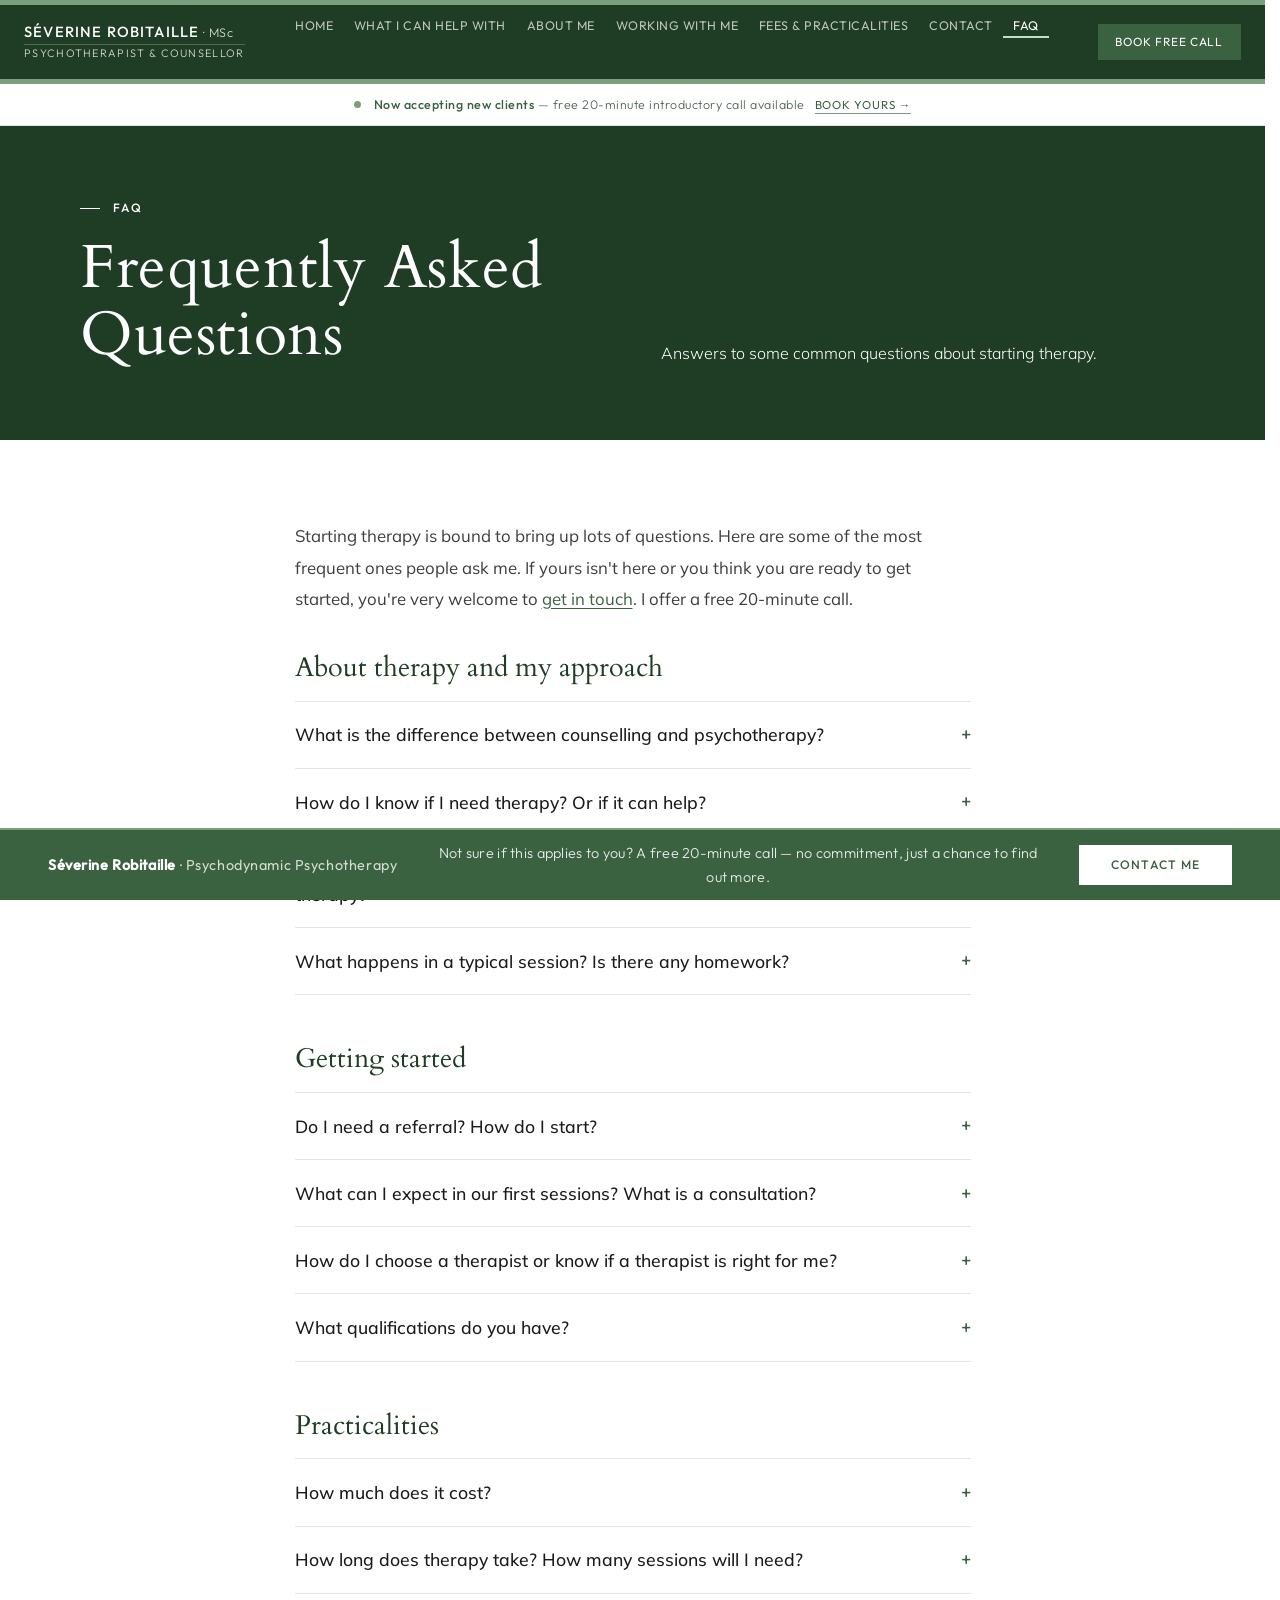
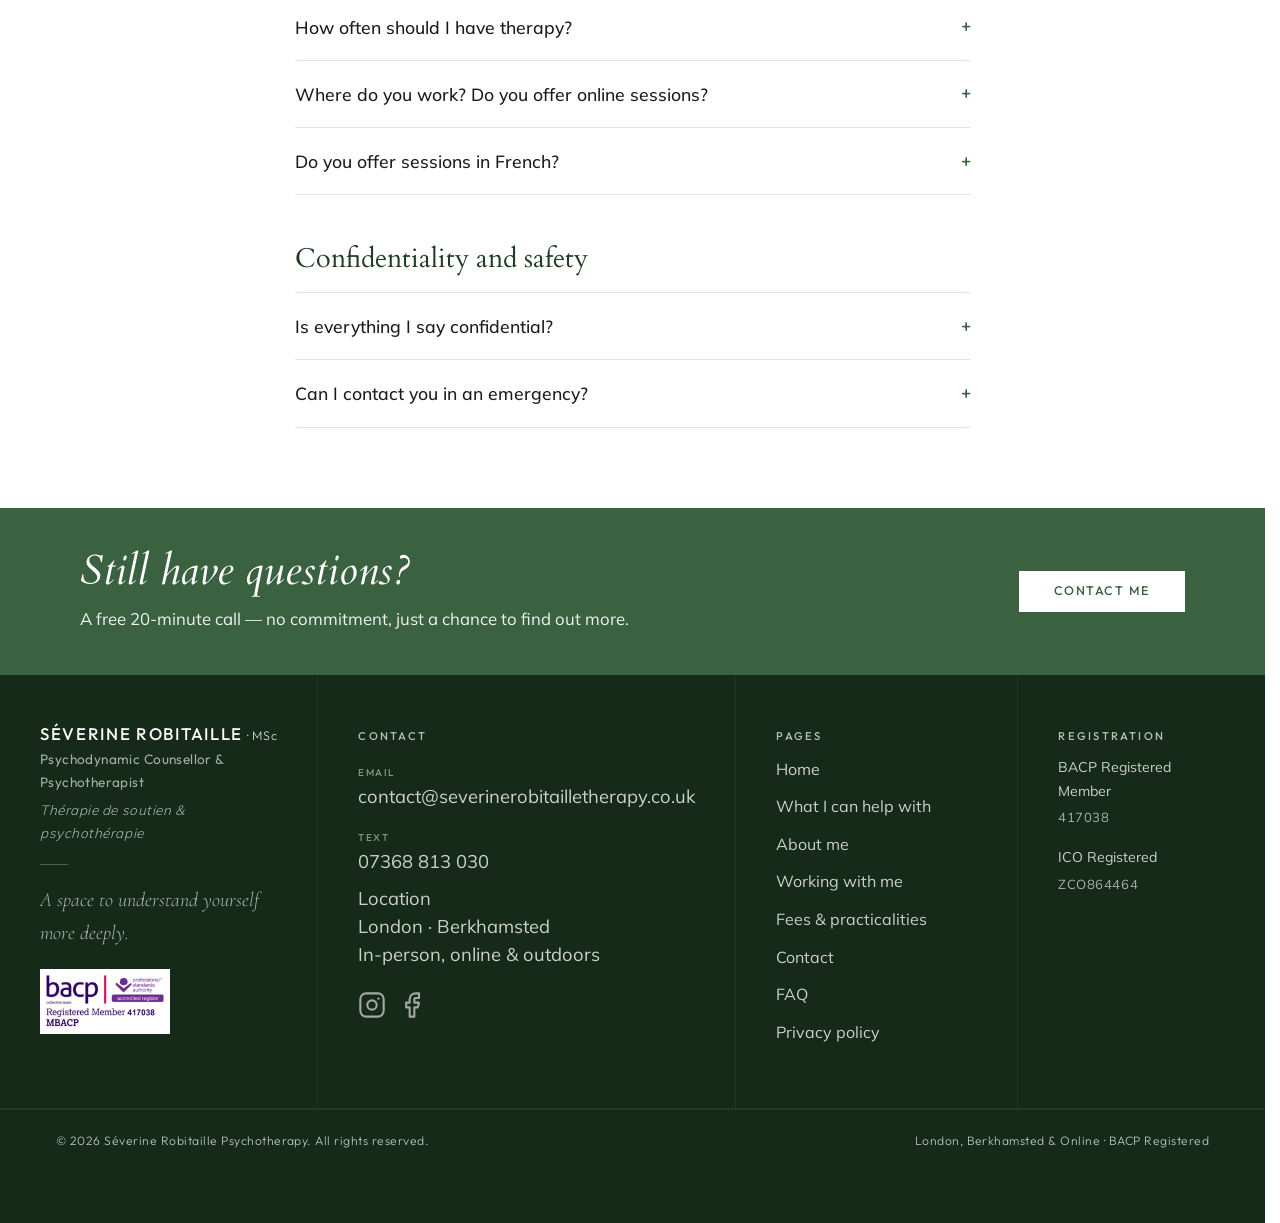
<file: faq.html>
<!DOCTYPE html>
<html lang="en">
<head>
<meta charset="UTF-8">
<meta name="viewport" content="width=device-width, initial-scale=1.0">

<title>FAQ | Counselling in Berkhamsted, London & Online</title>
<meta name="description" content="Answers to common questions about starting therapy, fees, confidentiality and how sessions work. Berkhamsted, London or online.">
<meta name="author" content="Séverine Robitaille">
<meta name="copyright" content="© 2026 Séverine Robitaille. All images and content are protected.">
<link rel="icon" type="image/svg+xml" href="favicon.svg">
<link rel="canonical" href="https://www.severinerobitailletherapy.co.uk/faq.html">

<meta property="og:type" content="website">
<meta property="og:site_name" content="Séverine Robitaille Psychotherapy">
<meta property="og:title" content="FAQ | Séverine Robitaille Counselling">
<meta property="og:description" content="Answers to common questions about starting therapy, fees, confidentiality and how sessions work.">
<meta property="og:image" content="https://www.severinerobitailletherapy.co.uk/images/photo-severine-cropped.jpg">
<meta property="og:url" content="https://www.severinerobitailletherapy.co.uk/faq.html">
<meta property="og:locale" content="en_GB">
<meta property="og:image:alt" content="Séverine Robitaille, psychodynamic counsellor and psychotherapist">
<meta name="twitter:card" content="summary_large_image">

<link rel="stylesheet" href="style.css">

<script type="application/ld+json">
{
  "@context": "https://schema.org",
  "@graph": [
        {
      "@type": "MedicalBusiness",
      "@id": "https://www.severinerobitailletherapy.co.uk/#practice",
      "name": "Séverine Robitaille Psychotherapy",
      "description": "Psychodynamic counselling and psychotherapy for adults in Berkhamsted (Hertfordshire) and London. In-person, outdoor and online sessions with Séverine Robitaille MSc, BACP registered.",
      "url": "https://www.severinerobitailletherapy.co.uk",
      "telephone": "+447368813030",
      "email": "contact@severinerobitailletherapy.co.uk",
      "address": [
        {
          "@type": "PostalAddress",
          "streetAddress": "180-186 Kings Cross Road",
          "addressLocality": "London",
          "postalCode": "WC1X 9DE",
          "addressCountry": "GB"
        },
        {
          "@type": "PostalAddress",
          "streetAddress": "First Floor, Buckland House, Dower Mews, Rear of 108 High Street",
          "addressLocality": "Berkhamsted",
          "addressRegion": "Hertfordshire",
          "postalCode": "HP4 2BL",
          "addressCountry": "GB"
        }
      ],
      "location": [
        {
          "@type": "Place",
          "name": "King's Cross practice",
          "geo": { "@type": "GeoCoordinates", "latitude": 51.5295, "longitude": -0.1196 }
        },
        {
          "@type": "Place",
          "name": "Berkhamsted practice, Buckland House",
          "geo": { "@type": "GeoCoordinates", "latitude": 51.7592, "longitude": -0.5605 }
        }
      ],
      "priceRange": "£80 per session",
      "areaServed": ["Berkhamsted", "Hertfordshire", "Tring", "Hemel Hempstead", "Chesham", "St Albans", "Islington", "Angel", "North London", "London"],
      "availableLanguage": [
        { "@type": "Language", "name": "English" },
        { "@type": "Language", "name": "French", "alternateName": "Français" }
      ],
      "founder": { "@id": "https://www.severinerobitailletherapy.co.uk/#severine" }
    },
    {
      "@type": "Person",
      "@id": "https://www.severinerobitailletherapy.co.uk/#severine",
      "name": "Séverine Robitaille",
      "jobTitle": "Psychodynamic Counsellor and Psychotherapist",
      "honorificSuffix": "MSc",
      "worksFor": { "@id": "https://www.severinerobitailletherapy.co.uk/#practice" },
      "memberOf": {
        "@type": "Organization",
        "name": "British Association for Counselling and Psychotherapy",
        "alternateName": "BACP",
        "url": "https://www.bacp.co.uk"
      },
      "identifier": "BACP 417038",
      "knowsLanguage": ["en", "fr"],
      "sameAs": [
        "https://www.bacp.co.uk/therapists/417038/severine-robitaille/",
        "https://www.counselling-directory.org.uk/counsellors/severine-robitaille",
        "https://www.instagram.com/severinetherapy",
        "https://www.facebook.com/severinerobitailletherapy"
      ]
    },
    {
      "@type": "BreadcrumbList",
      "@id": "https://www.severinerobitailletherapy.co.uk/faq.html#breadcrumb",
      "itemListElement": [
        {
          "@type": "ListItem",
          "position": 1,
          "name": "Home",
          "item": "https://www.severinerobitailletherapy.co.uk/"
        },
        {
          "@type": "ListItem",
          "position": 2,
          "name": "FAQ",
          "item": "https://www.severinerobitailletherapy.co.uk/faq.html"
        }
      ]
    },
    {
      "@type": "FAQPage",
      "@id": "https://www.severinerobitailletherapy.co.uk/faq.html#webpage",
      "url": "https://www.severinerobitailletherapy.co.uk/faq.html",
      "name": "FAQ | Counselling in Berkhamsted, London & Online",
      "inLanguage": "en-GB",
          "about": {
        "@id": "https://www.severinerobitailletherapy.co.uk/#practice"
      },
      "author": {
        "@id": "https://www.severinerobitailletherapy.co.uk/#severine"
      },
      "breadcrumb": {
        "@id": "https://www.severinerobitailletherapy.co.uk/faq.html#breadcrumb"
      },
      "mainEntity": [
        {
          "@type": "Question",
          "name": "What is the difference between counselling and psychotherapy?",
          "acceptedAnswer": {
            "@type": "Answer",
            "text": "The terms are often used to mean the same thing. Sometimes psychotherapy is associated with work that happens over a longer period of time and sometimes with more frequent sessions, such as twice a week. Both are called “talking therapies”. We talk and think together about what you are going through, so you can understand yourself and your experiences better."
          }
        },
        {
          "@type": "Question",
          "name": "How do I know if I need therapy? Or if it can help?",
          "acceptedAnswer": {
            "@type": "Answer",
            "text": "Starting therapy can feel like a big step. That’s why I offer a free phone call of up to 20 minutes where you can ask your questions and find out a bit more with no commitment. To book a time, please email me at contact@severinerobitailletherapy.co.uk. Most people find it helpful to talk to someone impartial, who can listen without judgement."
          }
        },
        {
          "@type": "Question",
          "name": "How do I know which type of therapy I need? What is psychodynamic therapy?",
          "acceptedAnswer": {
            "@type": "Answer",
            "text": "It is easy to be confused by all the different types of therapy that are offered. That’s why I offer an initial free phone call followed by two consultation sessions to make sure the way I work suits you. I work using a psychodynamic approach, which means that I believe our present actions are often connected to our past. In therapy we explore not only the issues troubling you now but also try to understand their possible roots in earlier experiences. You can read more about this approach in Sarai Monk’s BACP article on psychodynamic therapy. Rather than trying to work it out alone, send me an email at contact@severinerobitailletherapy.co.uk and we can have a free call to discuss this."
          }
        },
        {
          "@type": "Question",
          "name": "What happens in a typical session? Is there any homework?",
          "acceptedAnswer": {
            "@type": "Answer",
            "text": "A session lasts 50 minutes. There is no pre-defined structure, although over time we might notice a certain pattern or rhythm to the sessions. You are free to talk about what you want. You can talk freely, bring dreams or say whatever comes to mind. I will help guide you during the session to explore your thoughts and feelings. Unlike cognitive behavioural therapy (CBT), there is no homework. Some people find it useful to write things down after a session or journal in the week, but this is a personal preference."
          }
        },
        {
          "@type": "Question",
          "name": "Do I need a referral? How do I start?",
          "acceptedAnswer": {
            "@type": "Answer",
            "text": "There is no need for a referral. The first step is to reach out to book a free 20-minute phone call. You can email contact@severinerobitailletherapy.co.uk, message me on WhatsApp, or text 07368 813 030. Please note I do not take direct calls, so please email or message."
          }
        },
        {
          "@type": "Question",
          "name": "What can I expect in our first sessions? What is a consultation?",
          "acceptedAnswer": {
            "@type": "Answer",
            "text": "I call the first two sessions consultations, but you might also hear them called assessments. They are a way of us getting to know each other. I find out more about what brought you here now and we might explore your background, what it was like growing up, your relationships... You also get to see what it feels like to work together. In the second session we would typically decide if we are a good fit for each other and if we want to continue working together. It might just not be the right time to start therapy, or there might be something else that would be more useful to you now. We would also decide on when and where we meet and if we want to fix a set number of sessions or not. You can read more about how I work on my Working with me page."
          }
        },
        {
          "@type": "Question",
          "name": "How do I choose a therapist or know if a therapist is right for me?",
          "acceptedAnswer": {
            "@type": "Answer",
            "text": "It is important to choose someone who has the training and qualifications to work as a therapist. Therapists should be part of a professional body such as the British Association for Counselling and Psychotherapy (BACP), which sets strict standards of practice. Each body has a register of members that you can check. I am a registered member of the BACP and I abide by their ethical framework. For therapy to progress, it is important to form a connection with your therapist. This can take time, but the initial consultations are a chance to see how this feels for you."
          }
        },
        {
          "@type": "Question",
          "name": "What qualifications do you have?",
          "acceptedAnswer": {
            "@type": "Answer",
            "text": "You can read about my qualifications and training on my About me page. In addition, I do a minimum of 30 hours of Continuing Professional Development each year. I am a registered member of the British Association for Counselling and Psychotherapy (BACP), membership number 417038, and I abide by their ethical framework. You can check my membership on the BACP register."
          }
        },
        {
          "@type": "Question",
          "name": "How much does it cost?",
          "acceptedAnswer": {
            "@type": "Answer",
            "text": "Sessions last 50 minutes and are charged at £80. I am sometimes able to offer a reduced rate depending on your circumstances. Please email me to ask about it at contact@severinerobitailletherapy.co.uk. More detail on payment and location is on my fees and practicalities page."
          }
        },
        {
          "@type": "Question",
          "name": "How long does therapy take? How many sessions will I need?",
          "acceptedAnswer": {
            "@type": "Answer",
            "text": "This is very much up to each individual and what brings you to therapy. In our first consultations, I help you decide if you want to have therapy over a short period of time, such as 12 sessions, or if we work without a fixed end date. As the work progresses, we keep this conversation open and can review it."
          }
        },
        {
          "@type": "Question",
          "name": "How often should I have therapy?",
          "acceptedAnswer": {
            "@type": "Answer",
            "text": "We would usually agree to meet on a fixed day and time once a week. This is something we would discuss in our first consultations and we can review as our work progresses. Sometimes it might only be possible to meet fortnightly, or we might decide it would be better to meet twice a week."
          }
        },
        {
          "@type": "Question",
          "name": "Where do you work? Do you offer online sessions?",
          "acceptedAnswer": {
            "@type": "Answer",
            "text": "I work in person on Mondays in Central London, near King’s Cross, in a building with lift access that is wheelchair accessible. I also work in person in Berkhamsted, Hertfordshire, including outdoors for walk-and-talk therapy. Online and phone sessions are available Tuesday to Friday, via Google Meet or WhatsApp call. If you are looking for a different day or location, please get in touch."
          }
        },
        {
          "@type": "Question",
          "name": "Do you offer sessions in French?",
          "acceptedAnswer": {
            "@type": "Answer",
            "text": "Yes, I offer sessions in both English and French. Séances disponibles en français."
          }
        },
        {
          "@type": "Question",
          "name": "Is everything I say confidential?",
          "acceptedAnswer": {
            "@type": "Answer",
            "text": "A very important part of the relationship between therapist and client is confidentiality, and as such everything discussed in the session is kept in the strictest confidence. There are a few exceptions to confidentiality: if I believe there is a significant risk of harm to yourself or to others; if you tell me about a serious crime, either one that has happened or one that is planned; or if the law requires me to share information, for example in cases of terrorism or a court order. I would, where possible, let you know before I share anything."
          }
        },
        {
          "@type": "Question",
          "name": "Can I contact you in an emergency?",
          "acceptedAnswer": {
            "@type": "Answer",
            "text": "Unfortunately not. I do not offer an emergency service. If you need urgent help, please contact your GP, call NHS 111, or call Samaritans free on 116 123 at any time. If your life or someone else's is in immediate danger, call 999."
          }
        }
      ]
    }
  ]
}
</script>

<style>
  /* FAQ page — only a content wrapper is needed; .faq-item / .faq-question /
     .faq-answer etc. are already defined in style.css (FAQ ACCORDION section) */
  .faq-wrap {
    max-width: 740px;
    margin: 0 auto;
    padding: 5rem 2rem 1rem;
  }
  .faq-wrap p {
    font-family: var(--font-body);
    font-weight: 400;
    font-size: 1.05rem;
    color: #3d3d3d;
    line-height: 1.85;
    margin-bottom: 1.4rem;
  }
  .faq-wrap a { color: var(--forest); text-decoration: underline; text-underline-offset: 3px; }
  .faq-list {
    max-width: 740px;
    margin: 0 auto;
    padding: 0 2rem 5rem;
  }

  /* FAQ subcategories */
  .faq-group { margin-bottom: 3rem; }
  .faq-group:last-child { margin-bottom: 0; }
  .faq-group__title {
    font-family: var(--font-heading);
    font-size: 1.7rem;
    font-weight: 400;
    line-height: 1.2;
    color: var(--rich);
    margin-bottom: 1rem;
  }
  /* style.css only gives the top border to :first-child; the title now comes first */
  .faq-group__title + .faq-item { border-top: 1px solid var(--border); }

  /* Rich answer content (paragraphs, links, lists) */
  .faq-answer p { font-size: inherit; line-height: inherit; margin-bottom: 1rem; }
  .faq-answer p:last-child,
  .faq-answer ul:last-child { margin-bottom: 0; }
  .faq-answer a { color: var(--forest); text-decoration: underline; text-underline-offset: 3px; }
  .faq-answer ul { margin: 0 0 1rem 1.4rem; }
  .faq-answer li { margin-bottom: 0.4rem; }
  .faq-answer ul.faq-contact { list-style: none; margin-left: 0; }

  /* Typography matched to the other content pages (Mulish 400, #3d3d3d).
     style.css's FAQ defaults (weight 300, muted green, 0.93rem) read thin. */
  .faq-question__text { font-size: 1.1rem; font-weight: 500; }
  .faq-answer { font-size: 1.05rem; font-weight: 400; color: #3d3d3d; line-height: 1.85; }

  @media (max-width: 768px) {
    .faq-wrap { padding: 2rem 1.25rem 0.5rem; }
    .faq-wrap p { font-size: 1.15rem; line-height: 1.75; }
    .faq-list { padding: 0 1.25rem 3rem; }
    .faq-question__text { font-size: 1.15rem; }
    .faq-answer { font-size: 1.15rem; line-height: 1.75; }
    .faq-group { margin-bottom: 2rem; }
    .faq-group__title { font-size: 1.4rem; }
  }

  /* Accessibility additions */
  .faq-answer[hidden] { display:none !important; }
  .faq-item.open .faq-question__icon { transform: none; } /* show a minus, not a rotated plus (x) */
  html { scroll-padding-bottom: 6rem; } /* keeps focused items clear of the fixed bottom bar */
</style>
</head>

<body>
<a href="#main-content" class="skip-link">Skip to main content</a>

<!-- TOP NAV — Option B -->
<nav class="top-nav" aria-label="Main navigation">
  <a class="nav-logo" href="/">
    <span class="nav-logo__name">Séverine Robitaille<span class="nav-logo__msc"> · MSc</span></span>
    <span class="nav-logo__sub">Psychotherapist &amp; Counsellor</span>
  </a>
  <ul class="nav-links">
    <li><a href="/">Home</a></li>
    <li><a href="what-i-can-help-with.html">What I can help with</a></li>
    <li><a href="about.html">About me</a></li>
    <li><a href="working-with-me.html">Working with me</a></li>
    <li><a href="fees.html">Fees &amp; practicalities</a></li>
    <li><a href="contact.html">Contact</a></li>
    <li><a href="faq.html" class="active" aria-current="page">FAQ</a></li>
  </ul>
  <div class="nav-right">
    <div class="nav-cta"><a href="contact.html">Book Free Call</a></div>
    <span class="nav-lang__flag" role="img" aria-label="Version française disponible" lang="fr" title="Version française disponible">🇫🇷</span>
  </div>
  <button class="nav-hamburger" id="navHamburger" aria-label="Open menu" aria-expanded="false" aria-controls="mobileNav" style="display:none;">
    <span></span><span></span><span></span>
  </button>
</nav>

<div class="mobile-nav-panel" id="mobileNav">
  <a href="/">Home</a>
  <a href="what-i-can-help-with.html">What I can help with</a>
  <a href="about.html">About me</a>
  <a href="working-with-me.html">Working with me</a>
  <a href="fees.html">Fees &amp; practicalities</a>
  <a href="contact.html">Contact</a>
  <a href="faq.html" class="active" aria-current="page">FAQ</a>
  <a href="contact.html" class="mobile-nav-cta">Book Free Call</a>
</div>

<!-- ACCEPTING CLIENTS BANNER -->
<div class="accepting-bar">
  <div class="accepting-bar__dot"></div>
  <p class="accepting-bar__text">
    <strong>Now accepting new clients</strong> — free 20-minute introductory call available
    <a href="contact.html" class="accepting-bar__link">Book yours <span aria-hidden="true">→</span></a>
  </p>
</div>

<!-- PAGE HERO -->
<main id="main-content">
  <div class="page-hero">
    <div>
      <div class="page-hero__eyebrow">FAQ</div>
      <h1 class="page-hero__title">Frequently Asked Questions</h1>
    </div>
    <p class="page-hero__desc">Answers to some common questions about starting therapy.</p>
  </div>

  <div class="faq-wrap">
    <p>
      Starting therapy is bound to bring up lots of questions. Here are some of the most frequent ones people ask me. If yours isn't here or you think you are ready to get started, you're very welcome to <a href="mailto:contact@severinerobitailletherapy.co.uk">get in touch</a>. I offer a free 20-minute call.
    </p>
  </div>

  <div class="faq-list">

    <section class="faq-group" aria-labelledby="faq-about">
      <h2 class="faq-group__title" id="faq-about">About therapy and my approach</h2>

      <div class="faq-item">
        <h3 class="faq-q">
        <button class="faq-question" type="button" id="faq-q1" aria-expanded="false" aria-controls="faq-a1">
          <span class="faq-question__text">What is the difference between counselling and psychotherapy?</span>
          <span class="faq-question__icon" aria-hidden="true">+</span>
        </button>
        </h3>
        <div class="faq-answer" id="faq-a1" role="region" aria-labelledby="faq-q1" hidden>
          <p>The terms are often used to mean the same thing. Sometimes psychotherapy is associated with work that happens over a longer period of time and sometimes with more frequent sessions, such as twice a week. Both are called “talking therapies”. We talk and think together about what you are going through, so you can understand yourself and your experiences better.</p>
        </div>
      </div>

      <div class="faq-item">
        <h3 class="faq-q">
        <button class="faq-question" type="button" id="faq-q2" aria-expanded="false" aria-controls="faq-a2">
          <span class="faq-question__text">How do I know if I need therapy? Or if it can help?</span>
          <span class="faq-question__icon" aria-hidden="true">+</span>
        </button>
        </h3>
        <div class="faq-answer" id="faq-a2" role="region" aria-labelledby="faq-q2" hidden>
          <p>Starting therapy can feel like a big step. That’s why I offer a free phone call of up to 20 minutes where you can ask your questions and find out a bit more with no commitment. To book a time, please email me: <a href="mailto:contact@severinerobitailletherapy.co.uk">contact@severinerobitailletherapy.co.uk</a></p>
          <p>Most people find it helpful to talk to someone impartial, who can listen without judgement.</p>
        </div>
      </div>

      <div class="faq-item">
        <h3 class="faq-q">
        <button class="faq-question" type="button" id="faq-q3" aria-expanded="false" aria-controls="faq-a3">
          <span class="faq-question__text">How do I know which type of therapy I need? What is psychodynamic therapy?</span>
          <span class="faq-question__icon" aria-hidden="true">+</span>
        </button>
        </h3>
        <div class="faq-answer" id="faq-a3" role="region" aria-labelledby="faq-q3" hidden>
          <p>It is easy to be confused by all the different types of therapy that are offered. That’s why I offer an initial free phone call followed by two consultation sessions to make sure the way I work suits you.</p>
          <p>I work using a psychodynamic approach, which means that I believe our present actions are often connected to our past. In therapy we explore not only the issues troubling you now but also try to understand their possible roots in earlier experiences. You can read more about this approach in <a href="https://www.bacp.co.uk/about-therapy/types-of-therapy/psychodynamic-therapy/" target="_blank" rel="noopener">Sarai Monk’s BACP article on psychodynamic therapy<span class="sr-only"> (opens in new tab)</span></a>.</p>
          <p>Rather than trying to work it out alone, <a href="mailto:contact@severinerobitailletherapy.co.uk">send me an email</a> and we can have a free call to discuss this.</p>
        </div>
      </div>

      <div class="faq-item">
        <h3 class="faq-q">
        <button class="faq-question" type="button" id="faq-q4" aria-expanded="false" aria-controls="faq-a4">
          <span class="faq-question__text">What happens in a typical session? Is there any homework?</span>
          <span class="faq-question__icon" aria-hidden="true">+</span>
        </button>
        </h3>
        <div class="faq-answer" id="faq-a4" role="region" aria-labelledby="faq-q4" hidden>
          <p>A session lasts 50 minutes. There is no pre-defined structure, although over time we might notice a certain pattern or rhythm to the sessions. You are free to talk about what you want. You can talk freely, bring dreams or say whatever comes to mind. I will help guide you during the session to explore your thoughts and feelings.</p>
          <p>Unlike cognitive behavioural therapy (CBT), there is no homework. Some people find it useful to write things down after a session or journal in the week, but this is a personal preference.</p>
        </div>
      </div>
    </section>

    <section class="faq-group" aria-labelledby="faq-start">
      <h2 class="faq-group__title" id="faq-start">Getting started</h2>

      <div class="faq-item">
        <h3 class="faq-q">
        <button class="faq-question" type="button" id="faq-q5" aria-expanded="false" aria-controls="faq-a5">
          <span class="faq-question__text">Do I need a referral? How do I start?</span>
          <span class="faq-question__icon" aria-hidden="true">+</span>
        </button>
        </h3>
        <div class="faq-answer" id="faq-a5" role="region" aria-labelledby="faq-q5" hidden>
          <p>There is no need for a referral. The first step is to reach out to book a free 20-minute phone call.</p>
          <ul class="faq-contact">
            <li>Email: <a href="mailto:contact@severinerobitailletherapy.co.uk">contact@severinerobitailletherapy.co.uk</a></li>
            <li><a href="https://wa.me/447368813030?text=Hi%2C%20I%27d%20like%20to%20book%20an%20introductory%20call.%20My%20name%20is%20" target="_blank" rel="noopener">Message me on WhatsApp<span class="sr-only"> (opens in new tab)</span></a></li>
            <li>Text: <a href="sms:+447368813030?body=Hi%2C%20I%27d%20like%20to%20book%20an%20introductory%20call.%20My%20name%20is%20">07368 813 030</a></li>
          </ul>
          <p>Please note I do not take direct calls, so please email or message.</p>
        </div>
      </div>

      <div class="faq-item">
        <h3 class="faq-q">
        <button class="faq-question" type="button" id="faq-q6" aria-expanded="false" aria-controls="faq-a6">
          <span class="faq-question__text">What can I expect in our first sessions? What is a consultation?</span>
          <span class="faq-question__icon" aria-hidden="true">+</span>
        </button>
        </h3>
        <div class="faq-answer" id="faq-a6" role="region" aria-labelledby="faq-q6" hidden>
          <p>I call the first two sessions consultations, but you might also hear them called assessments.</p>
          <p>They are a way of us getting to know each other. I find out more about what brought you here now and we might explore your background, what it was like growing up, your relationships... You also get to see what it feels like to work together.</p>
          <p>In the second session we would typically decide if we are a good fit for each other and if we want to continue working together. It might just not be the right time to start therapy, or there might be something else that would be more useful to you now. We would also decide on when and where we meet and if we want to fix a set number of sessions or not.</p>
          <p>You can read more about how I work on my <a href="working-with-me.html">Working with me</a> page.</p>
        </div>
      </div>

      <div class="faq-item">
        <h3 class="faq-q">
        <button class="faq-question" type="button" id="faq-q7" aria-expanded="false" aria-controls="faq-a7">
          <span class="faq-question__text">How do I choose a therapist or know if a therapist is right for me?</span>
          <span class="faq-question__icon" aria-hidden="true">+</span>
        </button>
        </h3>
        <div class="faq-answer" id="faq-a7" role="region" aria-labelledby="faq-q7" hidden>
          <p>It is important to choose someone who has the training and qualifications to work as a therapist. Therapists should be part of a professional body such as the British Association for Counselling and Psychotherapy (BACP), which sets strict standards of practice. Each body has a register of members that you can check.</p>
          <p>I am a registered member of the BACP and I abide by their ethical framework.</p>
          <p>For therapy to progress, it is important to form a connection with your therapist. This can take time, but the initial consultations are a chance to see how this feels for you.</p>
        </div>
      </div>

      <div class="faq-item">
        <h3 class="faq-q">
        <button class="faq-question" type="button" id="faq-q8" aria-expanded="false" aria-controls="faq-a8">
          <span class="faq-question__text">What qualifications do you have?</span>
          <span class="faq-question__icon" aria-hidden="true">+</span>
        </button>
        </h3>
        <div class="faq-answer" id="faq-a8" role="region" aria-labelledby="faq-q8" hidden>
          <p>You can read about <a href="about.html">my qualifications and training</a> on my About me page.</p>
          <p>In addition, I do a minimum of 30 hours of Continuing Professional Development each year.</p>
          <p>I am a registered member of the British Association for Counselling and Psychotherapy (BACP), membership number 417038, and I abide by their ethical framework. You can <a href="https://www.bacp.co.uk/therapists/417038/severine-robitaille/" target="_blank" rel="noopener">check my membership on the BACP register<span class="sr-only"> (opens in new tab)</span></a>.</p>
        </div>
      </div>
    </section>

    <section class="faq-group" aria-labelledby="faq-practical">
      <h2 class="faq-group__title" id="faq-practical">Practicalities</h2>

      <div class="faq-item">
        <h3 class="faq-q">
        <button class="faq-question" type="button" id="faq-q9" aria-expanded="false" aria-controls="faq-a9">
          <span class="faq-question__text">How much does it cost?</span>
          <span class="faq-question__icon" aria-hidden="true">+</span>
        </button>
        </h3>
        <div class="faq-answer" id="faq-a9" role="region" aria-labelledby="faq-q9" hidden>
          <p>Sessions last 50 minutes and are charged at £80. I am sometimes able to offer a reduced rate depending on your circumstances. Please email me to ask about it: <a href="mailto:contact@severinerobitailletherapy.co.uk">contact@severinerobitailletherapy.co.uk</a></p>
          <p>More detail on payment and location is on my <a href="fees.html">fees and practicalities page</a>.</p>
        </div>
      </div>

      <div class="faq-item">
        <h3 class="faq-q">
        <button class="faq-question" type="button" id="faq-q10" aria-expanded="false" aria-controls="faq-a10">
          <span class="faq-question__text">How long does therapy take? How many sessions will I need?</span>
          <span class="faq-question__icon" aria-hidden="true">+</span>
        </button>
        </h3>
        <div class="faq-answer" id="faq-a10" role="region" aria-labelledby="faq-q10" hidden>
          <p>This is very much up to each individual and what brings you to therapy. In our first consultations, I help you decide if you want to have therapy over a short period of time, such as 12 sessions, or if we work without a fixed end date. As the work progresses, we keep this conversation open and can review it.</p>
        </div>
      </div>

      <div class="faq-item">
        <h3 class="faq-q">
        <button class="faq-question" type="button" id="faq-q11" aria-expanded="false" aria-controls="faq-a11">
          <span class="faq-question__text">How often should I have therapy?</span>
          <span class="faq-question__icon" aria-hidden="true">+</span>
        </button>
        </h3>
        <div class="faq-answer" id="faq-a11" role="region" aria-labelledby="faq-q11" hidden>
          <p>We would usually agree to meet on a fixed day and time once a week. This is something we would discuss in our first consultations and we can review as our work progresses. Sometimes it might only be possible to meet fortnightly, or we might decide it would be better to meet twice a week.</p>
        </div>
      </div>

      <div class="faq-item">
        <h3 class="faq-q">
        <button class="faq-question" type="button" id="faq-q12" aria-expanded="false" aria-controls="faq-a12">
          <span class="faq-question__text">Where do you work? Do you offer online sessions?</span>
          <span class="faq-question__icon" aria-hidden="true">+</span>
        </button>
        </h3>
        <div class="faq-answer" id="faq-a12" role="region" aria-labelledby="faq-q12" hidden>
          <p>I work in person on Mondays in Central London, near King’s Cross, in a building with lift access that is wheelchair accessible. I also work in person in Berkhamsted, Hertfordshire, including outdoors for walk-and-talk therapy.</p>
          <p>Online and phone sessions are available Tuesday to Friday, via Google Meet or WhatsApp call. If you are looking for a different day or location, please <a href="mailto:contact@severinerobitailletherapy.co.uk">get in touch</a>.</p>
        </div>
      </div>

      <div class="faq-item">
        <h3 class="faq-q">
        <button class="faq-question" type="button" id="faq-q13" aria-expanded="false" aria-controls="faq-a13">
          <span class="faq-question__text">Do you offer sessions in French?</span>
          <span class="faq-question__icon" aria-hidden="true">+</span>
        </button>
        </h3>
        <div class="faq-answer" id="faq-a13" role="region" aria-labelledby="faq-q13" hidden>
          <p>Yes, I offer sessions in both English and French. <span lang="fr">Séances disponibles en français.</span></p>
        </div>
      </div>
    </section>

    <section class="faq-group" aria-labelledby="faq-safety">
      <h2 class="faq-group__title" id="faq-safety">Confidentiality and safety</h2>

      <div class="faq-item">
        <h3 class="faq-q">
        <button class="faq-question" type="button" id="faq-q14" aria-expanded="false" aria-controls="faq-a14">
          <span class="faq-question__text">Is everything I say confidential?</span>
          <span class="faq-question__icon" aria-hidden="true">+</span>
        </button>
        </h3>
        <div class="faq-answer" id="faq-a14" role="region" aria-labelledby="faq-q14" hidden>
          <p>A very important part of the relationship between therapist and client is confidentiality, and as such everything discussed in the session is kept in the strictest confidence.</p>
          <p>There are a few exceptions to confidentiality:</p>
          <ul>
            <li>if I believe there is a significant risk of harm to yourself or to others</li>
            <li>if you tell me about a serious crime, either one that has happened or one that is planned</li>
            <li>if the law requires me to share information, for example in cases of terrorism or a court order</li>
          </ul>
          <p>I would, where possible, let you know before I share anything.</p>
        </div>
      </div>

      <div class="faq-item">
        <h3 class="faq-q">
        <button class="faq-question" type="button" id="faq-q15" aria-expanded="false" aria-controls="faq-a15">
          <span class="faq-question__text">Can I contact you in an emergency?</span>
          <span class="faq-question__icon" aria-hidden="true">+</span>
        </button>
        </h3>
        <div class="faq-answer" id="faq-a15" role="region" aria-labelledby="faq-q15" hidden>
          <p>Unfortunately not. I do not offer an emergency service.</p>
          <p>If you need urgent help, please contact your GP, call NHS 111, or call Samaritans free on 116 123 at any time. If your life or someone else's is in immediate danger, call 999.</p>
        </div>
      </div>
    </section>

  </div>

  <!-- CTA STRIP -->
  <div class="cta-strip cta-strip--tall">
    <div>
      <p class="cta-strip__heading">Still have questions?</p>
      <p class="cta-strip__sub">A free 20-minute call — no commitment, just a chance to find out more.</p>
    </div>
    <a href="mailto:contact@severinerobitailletherapy.co.uk" class="btn btn--white">Contact me</a>
  </div>

</main>

<!-- FOOTER -->
<footer class="site-footer">
  <div class="footer-1__top">
    <div class="footer-1__col">
      <span class="footer-name">Séverine Robitaille<span class="footer-msc"> · MSc</span></span>
      <span class="footer-creds">Psychodynamic Counsellor &amp; Psychotherapist</span>
      <span class="footer-fr" lang="fr">Thérapie de soutien &amp; psychothérapie</span>
      <div class="footer-divider"></div>
      <p class="footer-tagline">A space to understand yourself more deeply.</p>
      <span class="bacp-logo"><img src="images/bacplogo.png" alt="BACP Registered Member"></span>
    </div>

    <div class="footer-1__col footer-1__col--lower">
      <p class="col-heading">Contact</p>
      <span class="contact-row" style="margin-bottom:0"><span>Email</span></span>
      <span class="contact-row"><a href="mailto:contact@severinerobitailletherapy.co.uk">contact@severinerobitailletherapy.co.uk</a></span>
      <span class="contact-row" style="margin-bottom:0"><span>Text</span></span>
      <span class="contact-row"><a href="sms:+447368813030">07368 813 030</a></span>
      <span class="contact-row" style="margin-bottom:0">Location</span>
      <span class="contact-row" style="margin-bottom:0">London · Berkhamsted</span>
      <span class="contact-row">In-person, online &amp; outdoors</span>
      <div class="footer-social">
        <a href="https://www.instagram.com/severinetherapy" target="_blank" rel="noopener" aria-label="Instagram (opens in new tab)"><svg aria-hidden="true" focusable="false" xmlns="http://www.w3.org/2000/svg" width="22" height="22" viewBox="0 0 24 24" fill="none" stroke="currentColor" stroke-width="1.8" stroke-linecap="round" stroke-linejoin="round"><rect x="2" y="2" width="20" height="20" rx="5" ry="5"/><circle cx="12" cy="12" r="4"/><circle cx="17.5" cy="6.5" r="1" fill="currentColor" stroke="none"/></svg></a>
        <a href="https://www.facebook.com/severinerobitailletherapy" target="_blank" rel="noopener" aria-label="Facebook (opens in new tab)"><svg aria-hidden="true" focusable="false" xmlns="http://www.w3.org/2000/svg" width="22" height="22" viewBox="0 0 24 24" fill="none" stroke="currentColor" stroke-width="1.8" stroke-linecap="round" stroke-linejoin="round"><path d="M18 2h-3a5 5 0 0 0-5 5v3H7v4h3v8h4v-8h3l1-4h-4V7a1 1 0 0 1 1-1h3z"/></svg></a>
      </div>
    </div>

    <div class="footer-1__col footer-1__col--lower footer-nav">
      <p class="col-heading">Pages</p>
      <a href="/">Home</a>
      <a href="what-i-can-help-with.html">What I can help with</a>
      <a href="about.html">About me</a>
      <a href="working-with-me.html">Working with me</a>
      <a href="fees.html">Fees &amp; practicalities</a>
      <a href="contact.html">Contact</a>
      <a href="faq.html">FAQ</a>
      <a href="privacy.html">Privacy policy</a>
    </div>

    <div class="footer-1__col footer-1__col--lower">
      <p class="col-heading">Registration</p>
      <div class="reg-block">
        <span class="reg-title">BACP Registered Member</span>
        <span class="reg-num">417038</span>
      </div>
      <div class="reg-block">
        <span class="reg-title">ICO Registered</span>
        <span class="reg-num">ZCO864464</span>
      </div>
    </div>
  </div>

  <div class="bottom-bar">
    <p>© 2026 Séverine Robitaille Psychotherapy. All rights reserved.</p>
    <p>London, Berkhamsted &amp; Online · BACP Registered</p>
  </div>
</footer>

<!-- FIXED BAR -->
<div class="fixed-bar">
  <span class="fixed-bar__name"><strong>Séverine Robitaille</strong> · Psychodynamic Psychotherapy</span>
  <span class="fixed-bar__message">Not sure if this applies to you? A free 20-minute call — no commitment, just a chance to find out more.</span>
  <a href="mailto:contact@severinerobitailletherapy.co.uk" class="fixed-bar__btn">Contact me</a>
</div>

<script>
const ham = document.getElementById('navHamburger');
const nav = document.getElementById('mobileNav');
if (ham && nav) {
  const toggleMenu = () => {
    const open = nav.classList.toggle('open');
    ham.classList.toggle('open', open);
    ham.setAttribute('aria-expanded', open);
    ham.setAttribute('aria-label', open ? 'Close menu' : 'Open menu');
  };
  ham.addEventListener('click', toggleMenu);
  nav.querySelectorAll('a').forEach(a => a.addEventListener('click', () => {
    nav.classList.remove('open');
    ham.classList.remove('open');
    ham.setAttribute('aria-expanded', 'false');
    ham.setAttribute('aria-label', 'Open menu');
  }));
}

// FAQ accordion — updates aria-expanded, shows/hides the answer, and keeps the
// .open class on .faq-item so existing style.css rules (e.g. the + icon) still apply
document.querySelectorAll('.faq-question').forEach(btn => {
  btn.addEventListener('click', () => {
    const open = btn.getAttribute('aria-expanded') === 'true';
    btn.setAttribute('aria-expanded', String(!open));
    document.getElementById(btn.getAttribute('aria-controls')).hidden = open;
    btn.closest('.faq-item').classList.toggle('open', !open);
    btn.querySelector('.faq-question__icon').textContent = open ? '+' : '\u2212';
  });
});
</script>
<script data-goatcounter="https://severinetherapy.goatcounter.com/count"
  async src="//gc.zgo.at/count.js"></script>
</body>
</html>
</file>
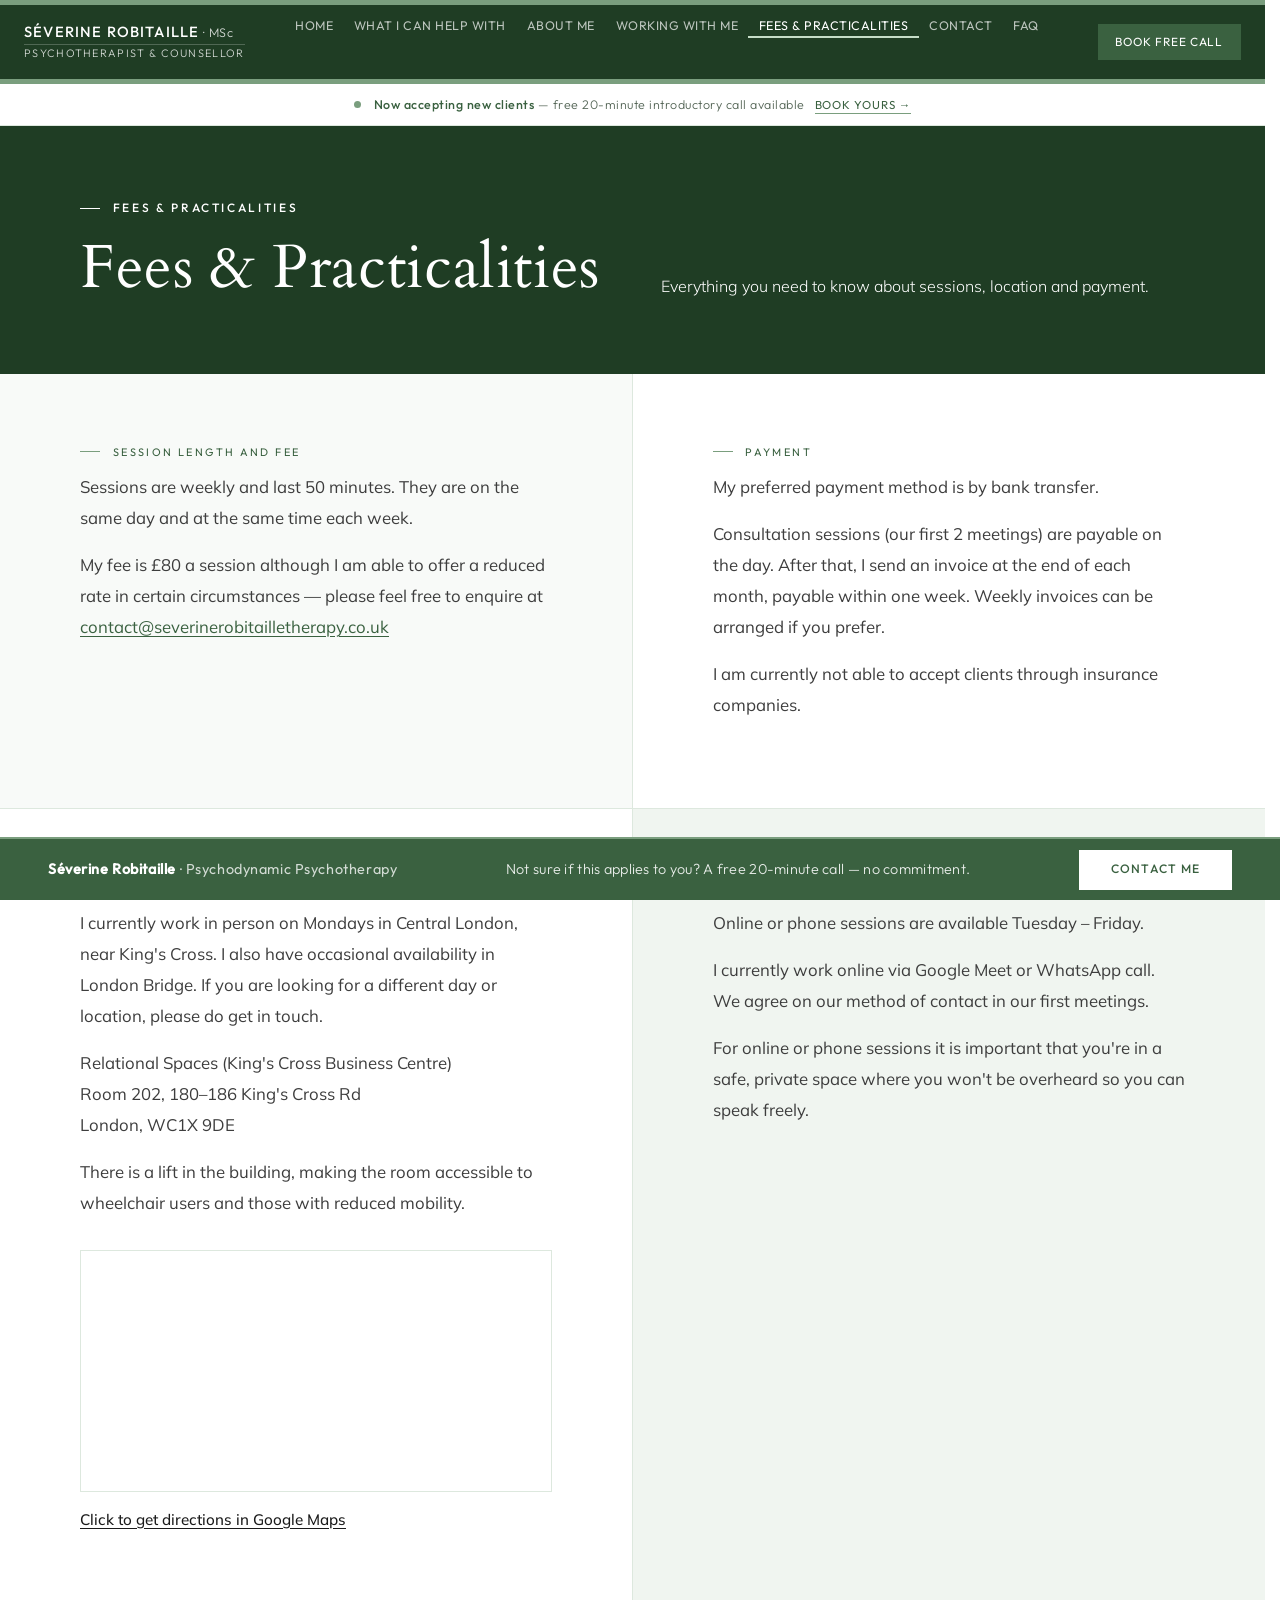
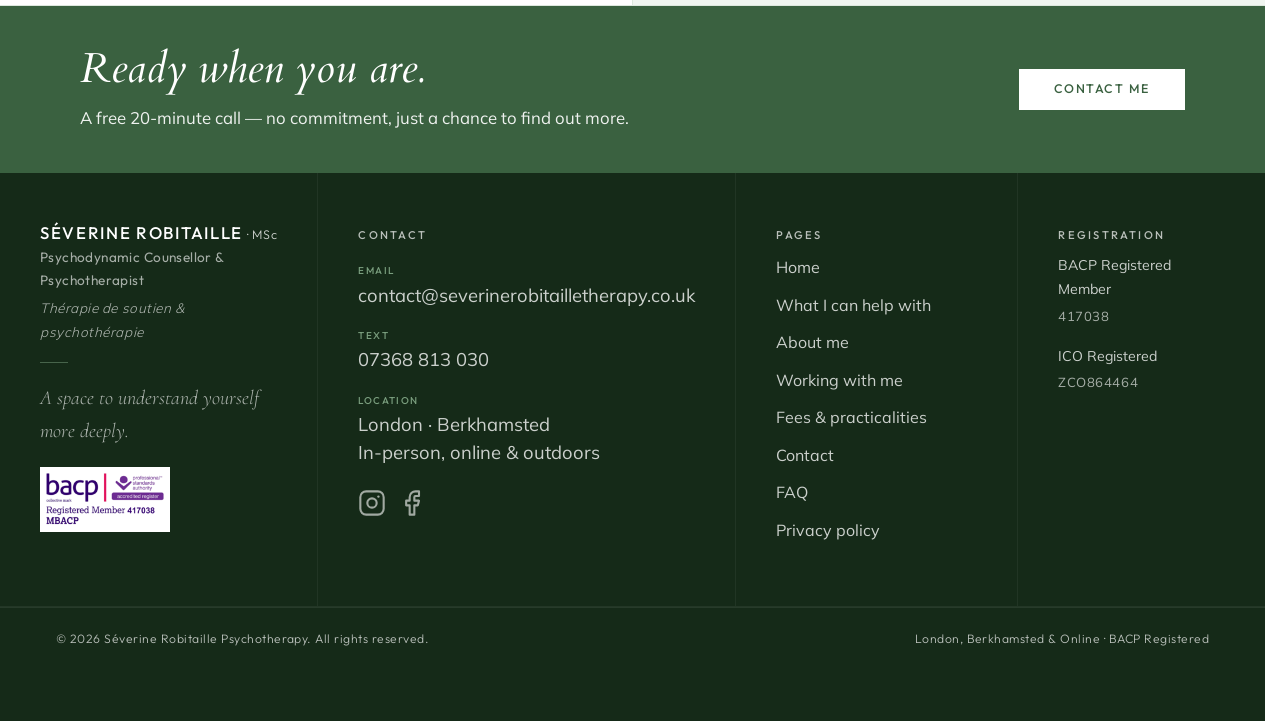
<file: fees.html>
<!DOCTYPE html>
<html lang="en">
<head>
  <meta charset="UTF-8">
  <meta name="viewport" content="width=device-width, initial-scale=1.0">
  <title>Therapy Fees & Practicalities | Berkhamsted, London & Online</title>
  <meta name="description" content="Free introductory call. Session £80, weekly. Concessions available. In-person, online, outdoors. Séances disponibles en français.">
  <meta name="author" content="Séverine Robitaille">
  <meta name="copyright" content="© 2026 Séverine Robitaille. All images and content are protected.">
  <link rel="icon" type="image/svg+xml" href="favicon.svg">
  <link rel="canonical" href="https://www.severinerobitailletherapy.co.uk/fees.html">
  <meta property="og:type" content="website">
  <meta property="og:site_name" content="Séverine Robitaille Psychotherapy">
  <meta property="og:title" content="Practicalities — Psychotherapist & Counsellor, King's Cross, London">
  <meta property="og:description" content="In-person psychotherapy near King's Cross and London Bridge, as well as online and by phone. Sessions are weekly. I offer concessionary rates.">
  <meta property="og:image" content="https://www.severinerobitailletherapy.co.uk/images/map-kings-cross.jpg">
  <meta property="og:url" content="https://www.severinerobitailletherapy.co.uk/fees.html">
  <link rel="stylesheet" href="style.css">
  <script type="application/ld+json">
  {
    "@context": "https://schema.org",
    "@type": "MedicalBusiness",
    "name": "Séverine Robitaille Psychotherapy",
    "description": "Psychodynamic counselling and psychotherapy for adults in Berkhamsted (Hertfordshire) and London. In-person, outdoor and online sessions with Séverine Robitaille MSc, BACP registered.",
    "url": "https://www.severinerobitailletherapy.co.uk",
    "telephone": "+447368813030",
    "email": "contact@severinerobitailletherapy.co.uk",
    "address": [
      {
        "@type": "PostalAddress",
        "streetAddress": "180-186 Kings Cross Road",
        "addressLocality": "London",
        "postalCode": "WC1X 9DE",
        "addressCountry": "GB"
      },
      {
        "@type": "PostalAddress",
        "streetAddress": "First Floor, Buckland House, Dower Mews, Rear of 108 High Street",
        "addressLocality": "Berkhamsted",
        "addressRegion": "Hertfordshire",
        "postalCode": "HP4 2BL",
        "addressCountry": "GB"
      }
    ],
    "location": [
      {
        "@type": "Place",
        "name": "King's Cross practice",
        "geo": { "@type": "GeoCoordinates", "latitude": 51.5295, "longitude": -0.1196 }
      },
      {
        "@type": "Place",
        "name": "Berkhamsted practice, Buckland House",
        "geo": { "@type": "GeoCoordinates", "latitude": 51.7592, "longitude": -0.5605 }
      }
    ],
    "priceRange": "£80 per session",
    "areaServed": ["Berkhamsted", "Hertfordshire", "Tring", "Hemel Hempstead", "Chesham", "St Albans", "Islington", "Angel", "North London", "London"],
    "founder": {
      "@type": "Person",
      "name": "Séverine Robitaille",
      "jobTitle": "Psychodynamic Counsellor and Psychotherapist",
      "honorificSuffix": "MSc",
      "knowsLanguage": ["en", "fr"],
      "memberOf": {
        "@type": "Organization",
        "name": "British Association for Counselling and Psychotherapy",
        "alternateName": "BACP"
      }
    },
    "hasOfferCatalog": {
      "@type": "OfferCatalog",
      "name": "Therapy Services",
      "itemListElement": [
        {
          "@type": "Offer",
          "itemOffered": {
            "@type": "Service",
            "name": "Individual Psychotherapy",
            "description": "One-to-one psychodynamic therapy for adults, in-person or online"
          }
        },
        {
          "@type": "Offer",
          "itemOffered": {
            "@type": "Service",
            "name": "Free Introductory Call",
            "description": "Free 20-minute introductory phone call, no commitment required"
          },
          "price": "0",
          "priceCurrency": "GBP"
        }
      ]
    }
  }
  </script>
  <script type="application/ld+json">
  {
    "@context": "https://schema.org",
    "@type": "Service",
    "name": "Psychodynamic Psychotherapy and Counselling",
    "url": "https://www.severinerobitailletherapy.co.uk/fees.html",
    "serviceType": "Psychotherapy",
    "provider": {
      "@type": "Person",
      "name": "Séverine Robitaille",
      "honorificSuffix": "MSc",
      "url": "https://www.severinerobitailletherapy.co.uk"
    },
    "areaServed": [
      { "@type": "City", "name": "Berkhamsted" },
      { "@type": "City", "name": "St Albans" },
      { "@type": "Place", "name": "Islington" },
      { "@type": "Place", "name": "Angel" },
      { "@type": "Place", "name": "North London" },
      { "@type": "City", "name": "London" },
      { "@type": "Place", "name": "Online" }
    ],
    "offers": [
      {
        "@type": "Offer",
        "name": "Individual Psychotherapy Session",
        "price": "80",
        "priceCurrency": "GBP",
        "description": "50-minute weekly psychotherapy session, in-person near King's Cross or online"
      },
      {
        "@type": "Offer",
        "name": "Concessionary Rate",
        "description": "Reduced rate available in certain circumstances — please enquire",
        "priceCurrency": "GBP"
      },
      {
        "@type": "Offer",
        "name": "Free Introductory Call",
        "price": "0",
        "priceCurrency": "GBP",
        "description": "Free 20-minute introductory call, no commitment required"
      }
    ]
  }
  </script>
</head>
<body>
  <a href="#main-content" class="skip-link">Skip to main content</a>

  <nav class="top-nav" aria-label="Main navigation">
    <a class="nav-logo" href="/">
      <span class="nav-logo__name">Séverine Robitaille<span class="nav-logo__msc"> · MSc</span></span>
      <span class="nav-logo__sub">Psychotherapist &amp; Counsellor</span>
    </a>
    <ul class="nav-links">
      <li><a href="/">Home</a></li>
      <li><a href="what-i-can-help-with.html">What I can help with</a></li>
      <li><a href="about.html">About me</a></li>
      <li><a href="working-with-me.html">Working with me</a></li>
      <li><a href="fees.html" class="active">Fees &amp; practicalities</a></li>
      <li><a href="contact.html">Contact</a></li>
      <li><a href="faq.html">FAQ</a></li>
    </ul>
    <div class="nav-right">
      <div class="nav-cta"><a href="contact.html">Book Free Call</a></div>
      <span class="nav-lang__flag" title="Version française disponible">🇫🇷</span>
    </div>
    <button class="nav-hamburger" id="navHamburger" aria-label="Open menu" aria-expanded="false" style="display:none;">
      <span></span><span></span><span></span>
    </button>
  </nav>

  <div class="mobile-nav-panel" id="mobileNav">
    <a href="/">Home</a>
    <a href="what-i-can-help-with.html">What I can help with</a>
    <a href="about.html">About me</a>
    <a href="working-with-me.html">Working with me</a>
    <a href="fees.html" class="active">Fees &amp; practicalities</a>
    <a href="contact.html">Contact</a>
    <a href="faq.html">FAQ</a>
    <a href="contact.html" class="mobile-nav-cta">Book Free Call</a>
  </div>

  <div class="accepting-bar">
    <div class="accepting-bar__dot"></div>
    <p class="accepting-bar__text">
      <strong>Now accepting new clients</strong> — free 20-minute introductory call available
      <a href="contact.html" class="accepting-bar__link">Book yours →</a>
    </p>
  </div>

  <main id="main-content">
  <div class="page-hero">
    <div>
      <div class="page-hero__eyebrow">Fees &amp; Practicalities</div>
      <h1 class="page-hero__title">Fees &amp; Practicalities</h1>
    </div>
    <p class="page-hero__desc">Everything you need to know about sessions, location and payment.</p>
  </div>

  <div class="fees-2col">

    <!-- TOP ROW -->
    <div class="fees-cell fees-cell--session" style="background:var(--off-white);">
      <h2 class="eyebrow">Session length and fee</h2>
      <p>Sessions are weekly and last 50 minutes. They are on the same day and at the same time each week.</p>
      <p>My fee is £80 a session although I am able to offer a reduced rate in certain circumstances — please feel free to enquire at <a href="mailto:contact@severinerobitailletherapy.co.uk">contact@severinerobitailletherapy.co.uk</a></p>
    </div>

    <div class="fees-cell fees-cell--payment">
      <h2 class="eyebrow">Payment</h2>
      <p>My preferred payment method is by bank transfer.</p>
      <p>Consultation sessions (our first 2 meetings) are payable on the day. After that, I send an invoice at the end of each month, payable within one week. Weekly invoices can be arranged if you prefer.</p>
      <p>I am currently not able to accept clients through insurance companies.</p>
    </div>

    <!-- BOTTOM ROW -->
    <div class="fees-cell fees-cell--practice">
      <h2 class="eyebrow">Practice info</h2>
      <p>I currently work in person on Mondays in Central London, near King's Cross. I also have occasional availability in London Bridge. If you are looking for a different day or location, please do get in touch.</p>
      <p>Relational Spaces (King's Cross Business Centre)<br>Room 202, 180–186 King's Cross Rd<br>London, WC1X 9DE</p>
      <p>There is a lift in the building, making the room accessible to wheelchair users and those with reduced mobility.</p>

      <div style="margin-top:2rem; border:1px solid var(--border); overflow:hidden;">
        <iframe
          class="fees-map"
          style="pointer-events:none; height:240px;"
          loading="lazy"
          referrerpolicy="no-referrer-when-downgrade"
          src="https://www.google.com/maps/embed?pb=!1m18!1m12!1m3!1d993.0!2d-0.1196!3d51.5295!2m3!1f0!2f0!3f0!3m2!1i1024!2i768!4f13.1!3m3!1m2!1s0x48761b3fa08b0001%3A0x1f1e4b2f8cabe31a!2s180-186%20King%27s%20Cross%20Rd%2C%20London%20WC1X%209DE!5e0!3m2!1sen!2suk!4v1700000000000"
          title="Practice location">
        </iframe>
      </div>
      <a href="https://www.google.com/maps/dir/?api=1&destination=180+King%27s+Cross+Rd+London+WC1X+9DE"
         target="_blank" rel="noopener"
         style="display:inline-block; margin-top:0.9rem; font-family:var(--font-body); font-size:0.95rem; font-weight:500; color:var(--text); text-decoration:underline; text-underline-offset:3px;">
        Click to get directions in Google Maps
      </a>
    </div>

    <div class="fees-cell fees-cell--online" style="background:var(--pale);">
      <h2 class="eyebrow">Online / phone sessions</h2>
      <p>Online or phone sessions are available Tuesday – Friday.</p>
      <p>I currently work online via Google Meet or WhatsApp call. We agree on our method of contact in our first meetings.</p>
      <p>For online or phone sessions it is important that you're in a safe, private space where you won't be overheard so you can speak freely.</p>
    </div>

  </div>

  <div class="cta-strip cta-strip--tall">
    <div>
      <p class="cta-strip__heading">Ready when you are.</p>
      <p class="cta-strip__sub">A free 20-minute call — no commitment, just a chance to find out more.</p>
    </div>
    <a href="mailto:contact@severinerobitailletherapy.co.uk" class="btn btn--white">Contact me</a>
  </div>

  </main>

  <footer class="site-footer">
    <div class="footer-1__top">
      <div class="footer-1__col">
        <span class="footer-name">Séverine Robitaille<span class="footer-msc"> · MSc</span></span>
        <span class="footer-creds">Psychodynamic Counsellor &amp; Psychotherapist</span>
        <span class="footer-fr">Thérapie de soutien &amp; psychothérapie</span>
        <div class="footer-divider"></div>
        <p class="footer-tagline">A space to understand yourself more deeply.</p>
        <span class="bacp-logo"><img src="images/bacplogo.png" alt="BACP Registered Member"></span>
      </div>
      <div class="footer-1__col footer-1__col--lower">
        <p class="col-heading">Contact</p>
        <span class="contact-row" style="margin-bottom:0"><span>Email</span></span>
        <span class="contact-row"><a href="mailto:contact@severinerobitailletherapy.co.uk">contact@severinerobitailletherapy.co.uk</a></span>
        <span class="contact-row" style="margin-bottom:0"><span>Text</span></span>
        <span class="contact-row"><a href="tel:+447368813030">07368 813 030</a></span>
        <span class="contact-row" style="margin-bottom:0"><span>Location</span></span>
        <span class="contact-row" style="margin-bottom:0">London · Berkhamsted</span>
        <span class="contact-row">In-person, online &amp; outdoors</span>
        <div class="footer-social"><a href="https://www.instagram.com/severinetherapy" target="_blank" rel="noopener" aria-label="Instagram"><svg xmlns="http://www.w3.org/2000/svg" width="22" height="22" viewBox="0 0 24 24" fill="none" stroke="currentColor" stroke-width="1.8" stroke-linecap="round" stroke-linejoin="round"><rect x="2" y="2" width="20" height="20" rx="5" ry="5"/><circle cx="12" cy="12" r="4"/><circle cx="17.5" cy="6.5" r="1" fill="currentColor" stroke="none"/></svg></a><a href="https://www.facebook.com/severinerobitailletherapy" target="_blank" rel="noopener" aria-label="Facebook"><svg xmlns="http://www.w3.org/2000/svg" width="22" height="22" viewBox="0 0 24 24" fill="none" stroke="currentColor" stroke-width="1.8" stroke-linecap="round" stroke-linejoin="round"><path d="M18 2h-3a5 5 0 0 0-5 5v3H7v4h3v8h4v-8h3l1-4h-4V7a1 1 0 0 1 1-1h3z"/></svg></a></div>
      </div>
      <div class="footer-1__col footer-1__col--lower footer-nav">
        <p class="col-heading">Pages</p>
        <a href="/">Home</a>
        <a href="what-i-can-help-with.html">What I can help with</a>
        <a href="about.html">About me</a>
        <a href="working-with-me.html">Working with me</a>
        <a href="fees.html">Fees &amp; practicalities</a>
        <a href="contact.html">Contact</a>
        <a href="faq.html">FAQ</a>
        <a href="privacy.html">Privacy policy</a>
      </div>
      <div class="footer-1__col footer-1__col--lower">
        <p class="col-heading">Registration</p>
        <div class="reg-block"><span class="reg-title">BACP Registered Member</span><span class="reg-num">417038</span></div>
        <div class="reg-block"><span class="reg-title">ICO Registered</span><span class="reg-num">ZCO864464</span></div>
      </div>
    </div>
    <div class="bottom-bar">
      <p>© 2026 Séverine Robitaille Psychotherapy. All rights reserved.</p>
      <p>London, Berkhamsted &amp; Online · BACP Registered</p>
    </div>
  </footer>

  <div class="fixed-bar">
    <span class="fixed-bar__name"><strong>Séverine Robitaille</strong> · Psychodynamic Psychotherapy</span>
    <span class="fixed-bar__message">Not sure if this applies to you? A free 20-minute call — no commitment.</span>
    <a href="mailto:contact@severinerobitailletherapy.co.uk" class="fixed-bar__btn">Contact me</a>
  </div>

  <script>
    const ham = document.getElementById('navHamburger');
    const nav = document.getElementById('mobileNav');
    if (ham && nav) {
      const toggleMenu = () => {
        const open = nav.classList.toggle('open');
        ham.classList.toggle('open', open);
        ham.setAttribute('aria-expanded', open);
        ham.setAttribute('aria-label', open ? 'Close menu' : 'Open menu');
      };
      ham.addEventListener('click', toggleMenu);
      ham.addEventListener('keydown', (e) => {
        if (e.key === 'Enter' || e.key === ' ') {
          e.preventDefault();
          toggleMenu();
        }
      });
      nav.querySelectorAll('a').forEach(a => a.addEventListener('click', () => {
        nav.classList.remove('open');
        ham.classList.remove('open');
        ham.setAttribute('aria-expanded', 'false');
        ham.setAttribute('aria-label', 'Open menu');
      }));
    }
  </script>
  <script data-goatcounter="https://severinetherapy.goatcounter.com/count"
          async src="//gc.zgo.at/count.js"></script>
  </body>
</html>
</file>
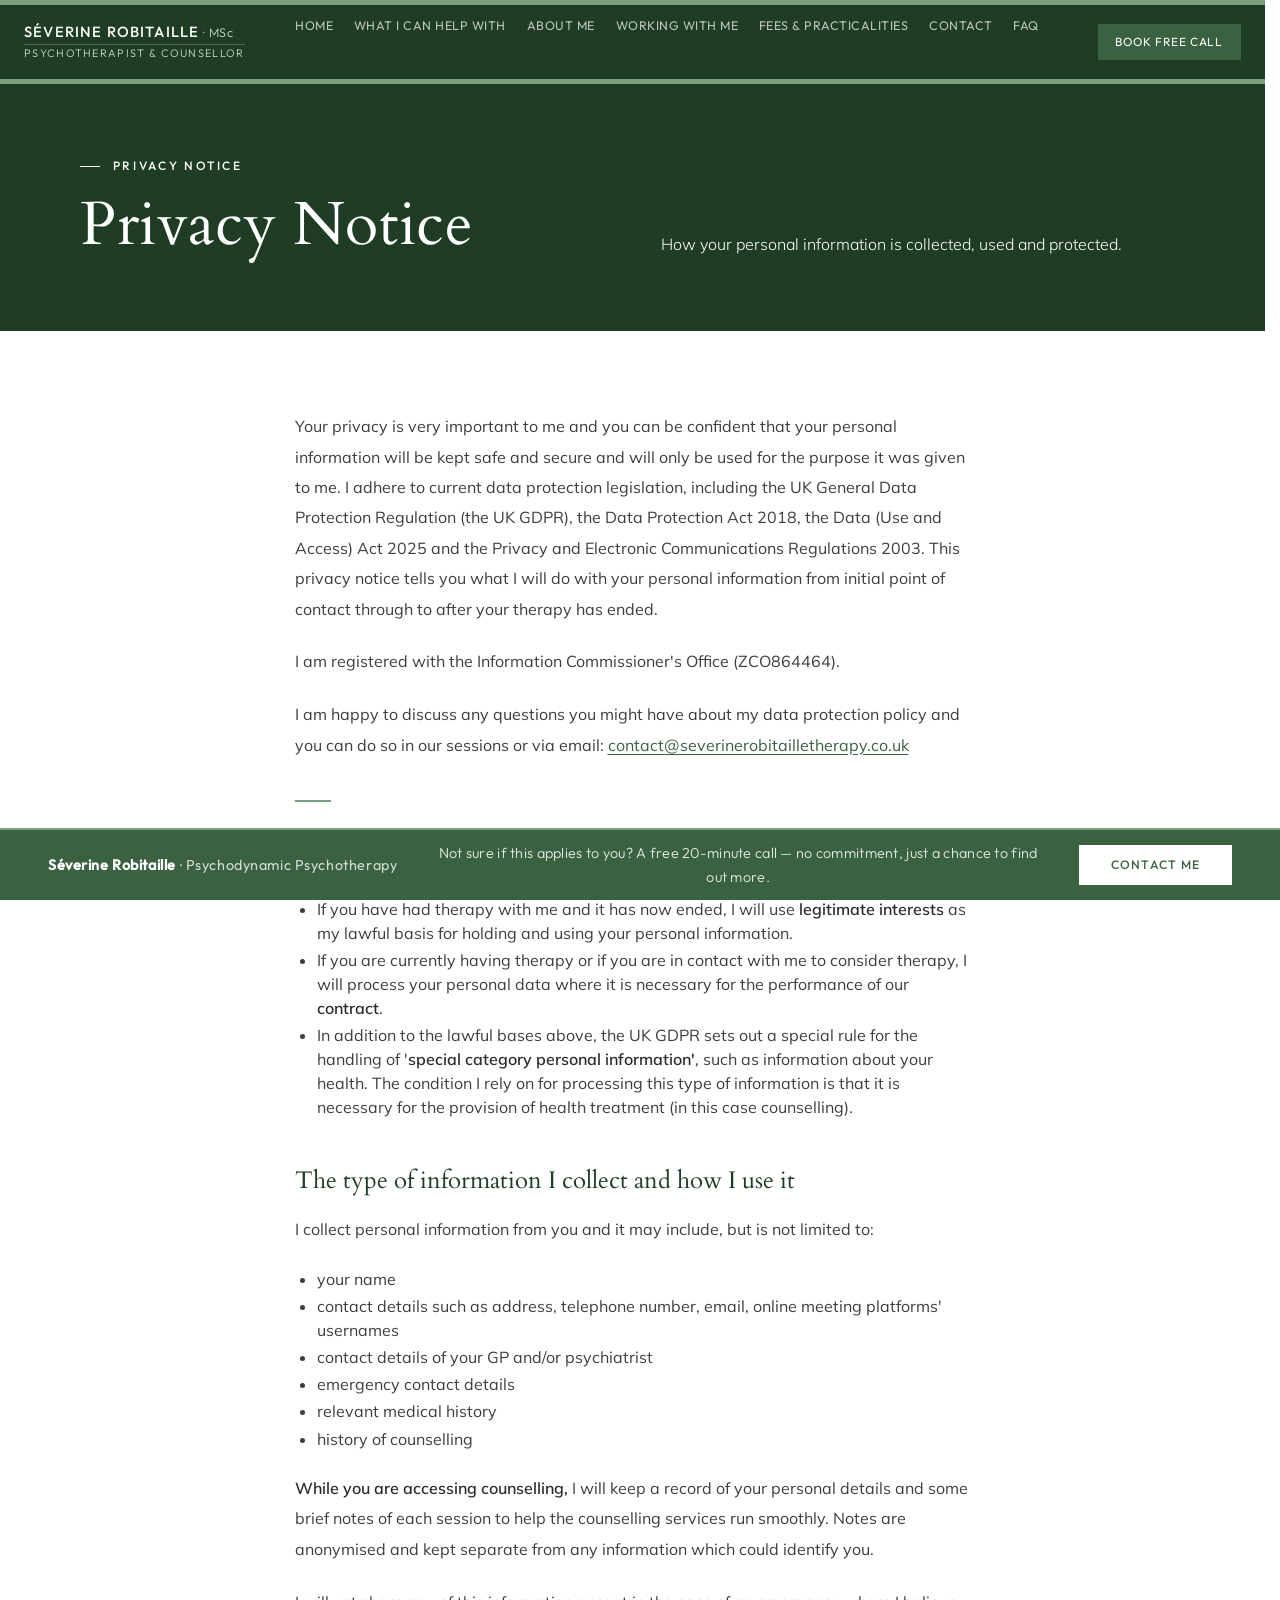
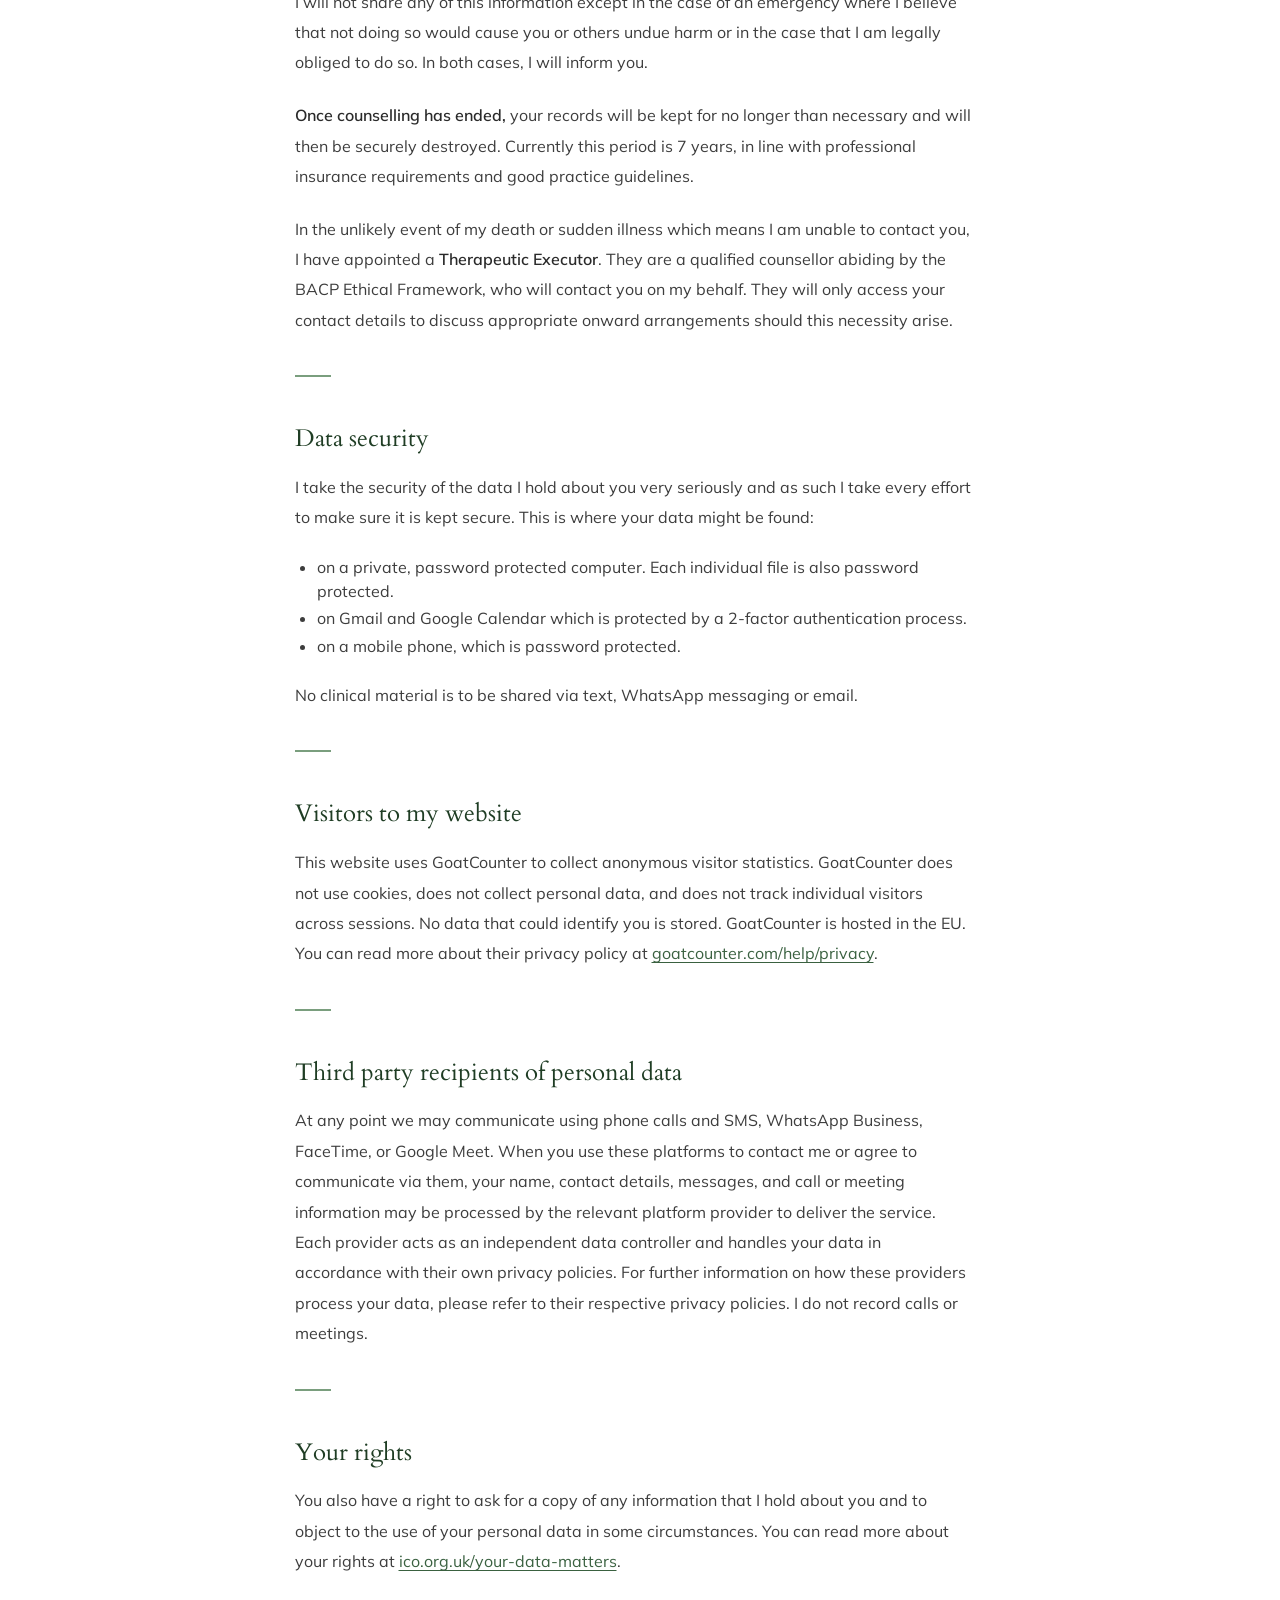
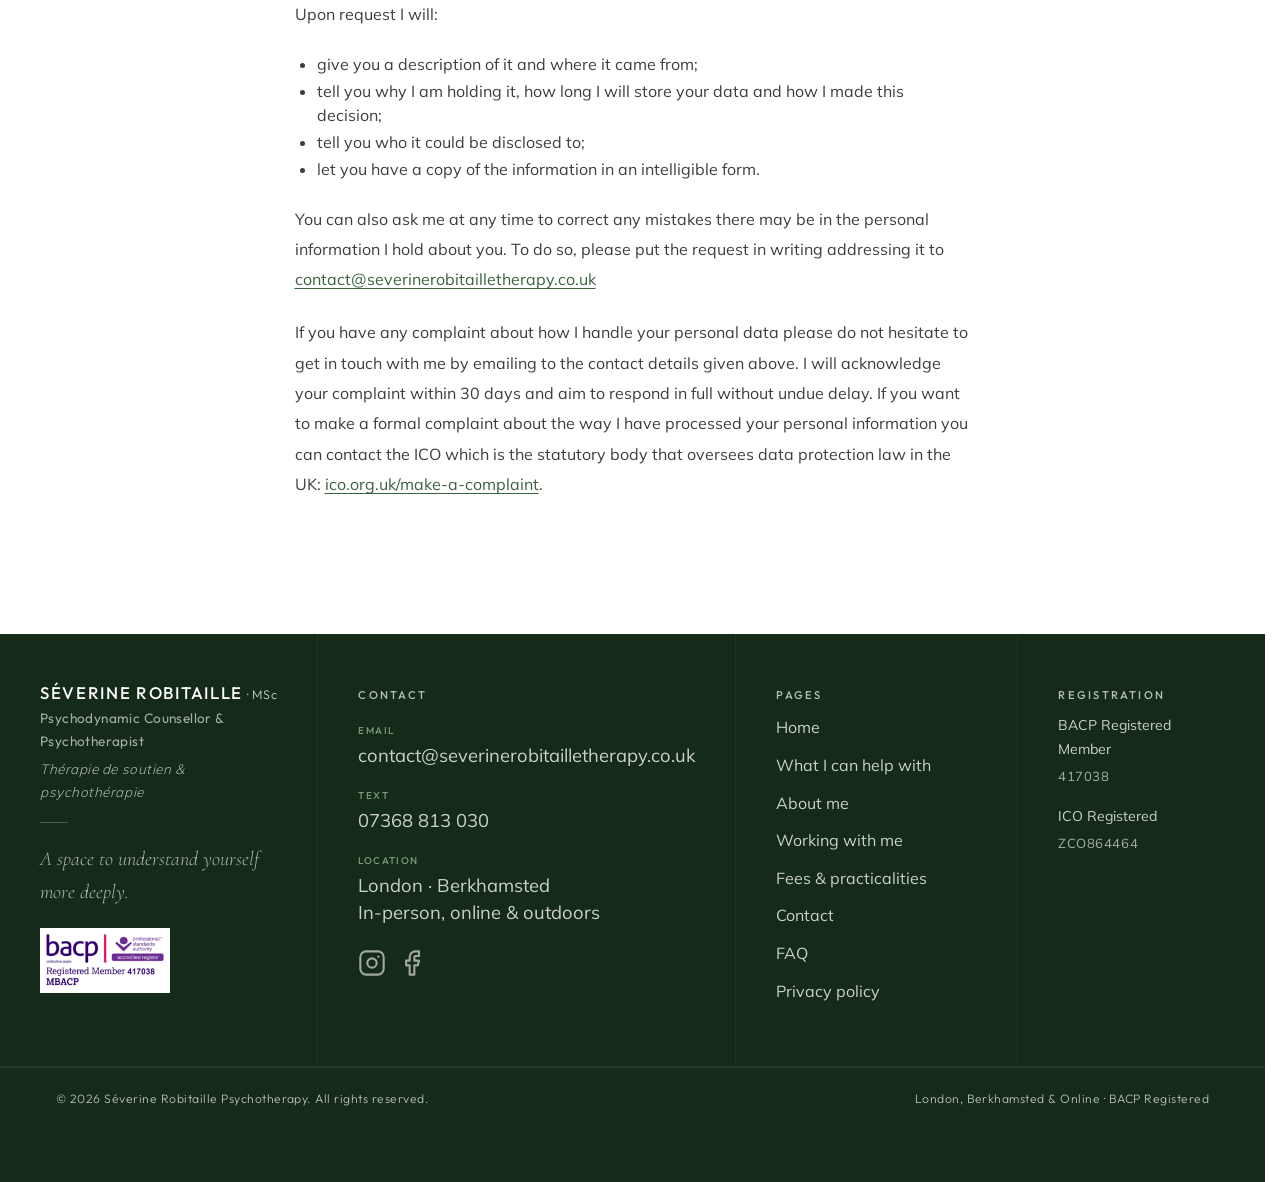
<file: privacy.html>
<!DOCTYPE html>
<html lang="en">
<head>
  <meta charset="UTF-8">
  <meta name="viewport" content="width=device-width, initial-scale=1.0">
  <title>Privacy Notice — Séverine Robitaille Psychotherapy</title>
  <meta name="description" content="Privacy notice for Séverine Robitaille Therapy — how your personal information is collected, used and protected.">
  <meta name="author" content="Séverine Robitaille">
  <meta name="copyright" content="© 2026 Séverine Robitaille. All images and content are protected.">
  <link rel="icon" type="image/svg+xml" href="favicon.svg">
  <link rel="canonical" href="https://www.severinerobitailletherapy.co.uk/privacy.html">
  <meta property="og:type" content="website">
  <meta property="og:site_name" content="Séverine Robitaille Psychotherapy">
  <meta property="og:title" content="Privacy Notice — Séverine Robitaille Psychotherapy">
  <meta property="og:description" content="Privacy notice for Séverine Robitaille Therapy — how your personal information is collected, used and protected.">
  <meta property="og:image" content="https://www.severinerobitailletherapy.co.uk/images/hero-bg.jpg">
  <meta property="og:url" content="https://www.severinerobitailletherapy.co.uk/privacy.html">
  <link rel="stylesheet" href="style.css">
</head>
<body>

  <a href="#main-content" class="skip-link">Skip to main content</a>
  <nav class="top-nav" aria-label="Main navigation">
    <a class="nav-logo" href="/">
      <span class="nav-logo__name">Séverine Robitaille<span class="nav-logo__msc"> · MSc</span></span>
      <span class="nav-logo__sub">Psychotherapist &amp; Counsellor</span>
    </a>
    <ul class="nav-links">
      <li><a href="/">Home</a></li>
      <li><a href="what-i-can-help-with.html">What I can help with</a></li>
      <li><a href="about.html">About me</a></li>
      <li><a href="working-with-me.html">Working with me</a></li>
      <li><a href="fees.html">Fees &amp; practicalities</a></li>
      <li><a href="contact.html">Contact</a></li>
      <li><a href="faq.html">FAQ</a></li>
    </ul>
    <div class="nav-right">
      <div class="nav-cta"><a href="contact.html">Book Free Call</a></div>
      <span class="nav-lang__flag" title="Version française disponible">🇫🇷</span>
    </div>
    <button class="nav-hamburger" id="navHamburger" aria-label="Open menu" aria-expanded="false" style="display:none;">
      <span></span><span></span><span></span>
    </button>
  </nav>

  <div class="mobile-nav-panel" id="mobileNav">
    <a href="/">Home</a>
    <a href="what-i-can-help-with.html">What I can help with</a>
    <a href="about.html">About me</a>
    <a href="working-with-me.html">Working with me</a>
    <a href="fees.html">Fees &amp; practicalities</a>
    <a href="contact.html">Contact</a>
    <a href="contact.html">Contact</a>
    <a href="contact.html" class="mobile-nav-cta">Book Free Call</a>
  </div>

  <div id="main-content" class="page-hero">
    <div>
      <div class="page-hero__eyebrow">Privacy Notice</div>
      <h1 class="page-hero__title">Privacy Notice</h1>
    </div>
    <p class="page-hero__desc">How your personal information is collected, used and protected.</p>
  </div>

  <div class="privacy-wrap">

    <p>Your privacy is very important to me and you can be confident that your personal information will be kept safe and secure and will only be used for the purpose it was given to me. I adhere to current data protection legislation, including the UK General Data Protection Regulation (the UK GDPR), the Data Protection Act 2018, the Data (Use and Access) Act 2025 and the Privacy and Electronic Communications Regulations 2003. This privacy notice tells you what I will do with your personal information from initial point of contact through to after your therapy has ended.</p>

    <p>I am registered with the Information Commissioner's Office (ZCO864464).</p>

    <p>I am happy to discuss any questions you might have about my data protection policy and you can do so in our sessions or via email: <a href="mailto:contact@severinerobitailletherapy.co.uk">contact@severinerobitailletherapy.co.uk</a></p>

    <div class="privacy-divider"></div>

    <h2>My lawful basis for holding and using your personal information</h2>

    <ul>
      <li>If you have had therapy with me and it has now ended, I will use <strong>legitimate interests</strong> as my lawful basis for holding and using your personal information.</li>
      <li>If you are currently having therapy or if you are in contact with me to consider therapy, I will process your personal data where it is necessary for the performance of our <strong>contract</strong>.</li>
      <li>In addition to the lawful bases above, the UK GDPR sets out a special rule for the handling of '<strong>special category personal information'</strong>, such as information about your health. The condition I rely on for processing this type of information is that it is necessary for the provision of health treatment (in this case counselling).</li>
    </ul>

    <h2>The type of information I collect and how I use it</h2>

    <p>I collect personal information from you and it may include, but is not limited to:</p>

    <ul>
      <li>your name</li>
      <li>contact details such as address, telephone number, email, online meeting platforms' usernames</li>
      <li>contact details of your GP and/or psychiatrist</li>
      <li>emergency contact details</li>
      <li>relevant medical history</li>
      <li>history of counselling</li>
    </ul>

    <p><strong>While you are accessing counselling,</strong> I will keep a record of your personal details and some brief notes of each session to help the counselling services run smoothly. Notes are anonymised and kept separate from any information which could identify you.</p>

    <p>I will not share any of this information except in the case of an emergency where I believe that not doing so would cause you or others undue harm or in the case that I am legally obliged to do so. In both cases, I will inform you.</p>

    <p><strong>Once counselling has ended,</strong> your records will be kept for no longer than necessary and will then be securely destroyed. Currently this period is 7 years, in line with professional insurance requirements and good practice guidelines.</p>

    <p>In the unlikely event of my death or sudden illness which means I am unable to contact you, I have appointed a <strong>Therapeutic Executor</strong>. They are a qualified counsellor abiding by the BACP Ethical Framework, who will contact you on my behalf. They will only access your contact details to discuss appropriate onward arrangements should this necessity arise.</p>

    <div class="privacy-divider"></div>

    <h2>Data security</h2>

    <p>I take the security of the data I hold about you very seriously and as such I take every effort to make sure it is kept secure. This is where your data might be found:</p>

    <ul>
      <li>on a private, password protected computer. Each individual file is also password protected.</li>
      <li>on Gmail and Google Calendar which is protected by a 2-factor authentication process.</li>
      <li>on a mobile phone, which is password protected.</li>
    </ul>

    <p>No clinical material is to be shared via text, WhatsApp messaging or email.</p>
<div class="privacy-divider"></div>

    <h2>Visitors to my website</h2>

    <p>This website uses GoatCounter to collect anonymous visitor statistics. GoatCounter does not use cookies, does not collect personal data, and does not track individual visitors across sessions. No data that could identify you is stored. GoatCounter is hosted in the EU. You can read more about their privacy policy at <a href="https://www.goatcounter.com/help/privacy" target="_blank" rel="noopener">goatcounter.com/help/privacy</a>.</p>
    <div class="privacy-divider"></div>

    <h2>Third party recipients of personal data</h2>

    <p>At any point we may communicate using phone calls and SMS, WhatsApp Business, FaceTime, or Google Meet. When you use these platforms to contact me or agree to communicate via them, your name, contact details, messages, and call or meeting information may be processed by the relevant platform provider to deliver the service. Each provider acts as an independent data controller and handles your data in accordance with their own privacy policies. For further information on how these providers process your data, please refer to their respective privacy policies. I do not record calls or meetings.</p>

    <div class="privacy-divider"></div>

    <h2>Your rights</h2>

    <p>You also have a right to ask for a copy of any information that I hold about you and to object to the use of your personal data in some circumstances. You can read more about your rights at <a href="https://ico.org.uk/your-data-matters" target="_blank" rel="noopener">ico.org.uk/your-data-matters</a>.</p>

    <p>Upon request I will:</p>

    <ul>
      <li>give you a description of it and where it came from;</li>
      <li>tell you why I am holding it, how long I will store your data and how I made this decision;</li>
      <li>tell you who it could be disclosed to;</li>
      <li>let you have a copy of the information in an intelligible form.</li>
    </ul>

    <p>You can also ask me at any time to correct any mistakes there may be in the personal information I hold about you. To do so, please put the request in writing addressing it to <a href="mailto:contact@severinerobitailletherapy.co.uk">contact@severinerobitailletherapy.co.uk</a></p>

    <p>If you have any complaint about how I handle your personal data please do not hesitate to get in touch with me by emailing to the contact details given above. I will acknowledge your complaint within 30 days and aim to respond in full without undue delay. If you want to make a formal complaint about the way I have processed your personal information you can contact the ICO which is the statutory body that oversees data protection law in the UK: <a href="https://ico.org.uk/make-a-complaint" target="_blank" rel="noopener">ico.org.uk/make-a-complaint</a>.</p>

  </div>

  <footer class="site-footer">
    <div class="footer-1__top">
      <div class="footer-1__col">
        <span class="footer-name">Séverine Robitaille<span class="footer-msc"> · MSc</span></span>
        <span class="footer-creds">Psychodynamic Counsellor &amp; Psychotherapist</span>
        <span class="footer-fr">Thérapie de soutien &amp; psychothérapie</span>
        <div class="footer-divider"></div>
        <p class="footer-tagline">A space to understand yourself more deeply.</p>
        <span class="bacp-logo"><img src="images/bacplogo.png" alt="BACP Registered Member"></span>
      </div>
      <div class="footer-1__col footer-1__col--lower">
        <p class="col-heading">Contact</p>
        <span class="contact-row" style="margin-bottom:0"><span>Email</span></span>
        <span class="contact-row"><a href="mailto:contact@severinerobitailletherapy.co.uk">contact@severinerobitailletherapy.co.uk</a></span>
        <span class="contact-row" style="margin-bottom:0"><span>Text</span></span>
        <span class="contact-row"><a href="tel:+447368813030">07368 813 030</a></span>
        <span class="contact-row" style="margin-bottom:0"><span>Location</span></span>
        <span class="contact-row" style="margin-bottom:0">London · Berkhamsted</span>
        <span class="contact-row">In-person, online &amp; outdoors</span>
        <div class="footer-social"><a href="https://www.instagram.com/severinetherapy" target="_blank" rel="noopener" aria-label="Instagram"><svg xmlns="http://www.w3.org/2000/svg" width="22" height="22" viewBox="0 0 24 24" fill="none" stroke="currentColor" stroke-width="1.8" stroke-linecap="round" stroke-linejoin="round"><rect x="2" y="2" width="20" height="20" rx="5" ry="5"/><circle cx="12" cy="12" r="4"/><circle cx="17.5" cy="6.5" r="1" fill="currentColor" stroke="none"/></svg></a><a href="https://www.facebook.com/severinerobitailletherapy" target="_blank" rel="noopener" aria-label="Facebook"><svg xmlns="http://www.w3.org/2000/svg" width="22" height="22" viewBox="0 0 24 24" fill="none" stroke="currentColor" stroke-width="1.8" stroke-linecap="round" stroke-linejoin="round"><path d="M18 2h-3a5 5 0 0 0-5 5v3H7v4h3v8h4v-8h3l1-4h-4V7a1 1 0 0 1 1-1h3z"/></svg></a></div>
      </div>
      <div class="footer-1__col footer-1__col--lower footer-nav">
        <p class="col-heading">Pages</p>
        <a href="/">Home</a>
        <a href="what-i-can-help-with.html">What I can help with</a>
        <a href="about.html">About me</a>
        <a href="working-with-me.html">Working with me</a>
        <a href="fees.html">Fees &amp; practicalities</a>
        <a href="contact.html">Contact</a>
        <a href="faq.html">FAQ</a>
        <a href="privacy.html">Privacy policy</a>
      </div>
      <div class="footer-1__col footer-1__col--lower">
        <p class="col-heading">Registration</p>
        <div class="reg-block"><span class="reg-title">BACP Registered Member</span><span class="reg-num">417038</span></div>
        <div class="reg-block"><span class="reg-title">ICO Registered</span><span class="reg-num">ZCO864464</span></div>
      </div>
    </div>
    <div class="bottom-bar">
      <p>© 2026 Séverine Robitaille Psychotherapy. All rights reserved.</p>
      <p>London, Berkhamsted &amp; Online · BACP Registered</p>
    </div>
  </footer>

  <div class="fixed-bar">
    <span class="fixed-bar__name"><strong>Séverine Robitaille</strong> · Psychodynamic Psychotherapy</span>
    <span class="fixed-bar__message">Not sure if this applies to you? A free 20-minute call — no commitment, just a chance to find out more.</span>
    <a href="mailto:contact@severinerobitailletherapy.co.uk" class="fixed-bar__btn">Contact me</a>
  </div>

  <script>
    const ham = document.getElementById('navHamburger');
    const nav = document.getElementById('mobileNav');
    if (ham && nav) {
      const toggleMenu = () => {
        const open = nav.classList.toggle('open');
        ham.classList.toggle('open', open);
        ham.setAttribute('aria-expanded', open);
        ham.setAttribute('aria-label', open ? 'Close menu' : 'Open menu');
      };
      ham.addEventListener('click', toggleMenu);
      ham.addEventListener('keydown', (e) => {
        if (e.key === 'Enter' || e.key === ' ') {
          e.preventDefault();
          toggleMenu();
        }
      });
      nav.querySelectorAll('a').forEach(a => a.addEventListener('click', () => {
        nav.classList.remove('open');
        ham.classList.remove('open');
        ham.setAttribute('aria-expanded', 'false');
        ham.setAttribute('aria-label', 'Open menu');
      }));
    }
  </script>
  <script data-goatcounter="https://severinetherapy.goatcounter.com/count"
          async src="//gc.zgo.at/count.js"></script>
  </body>
</html>
</file>
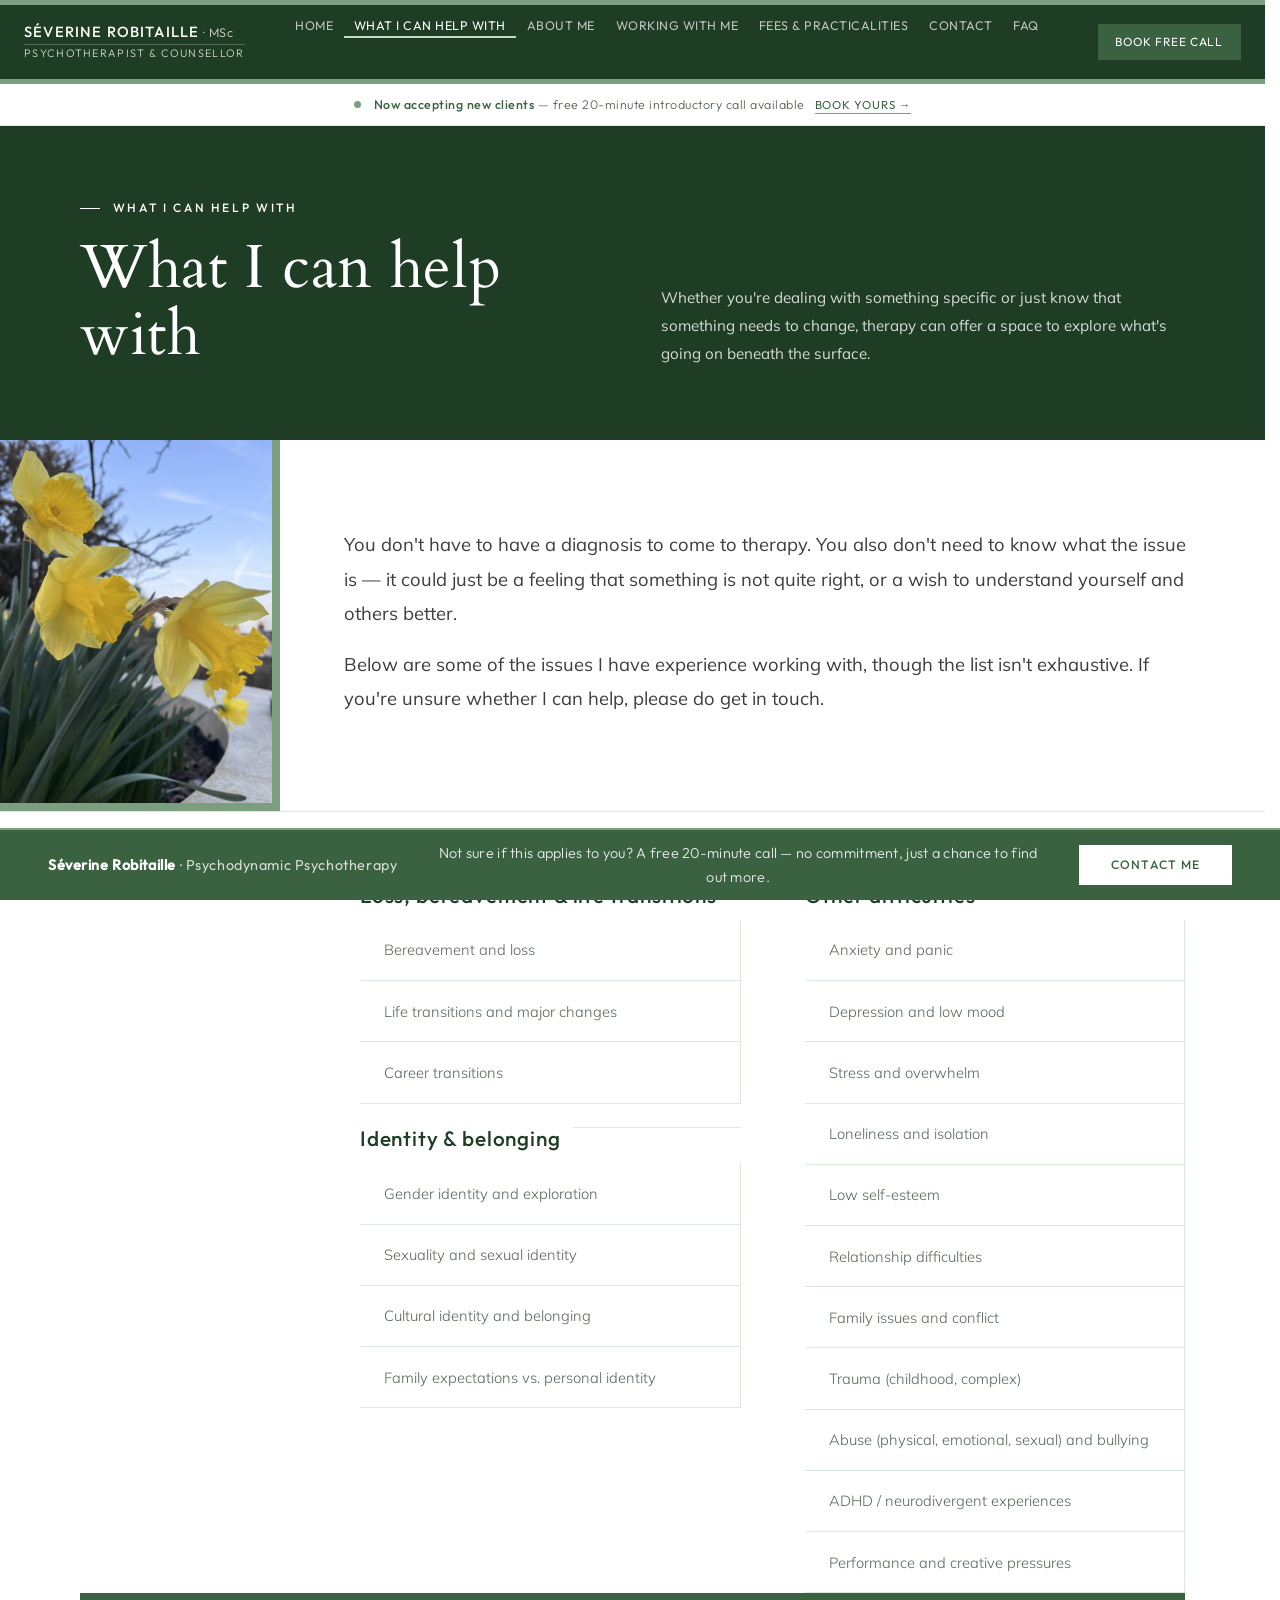
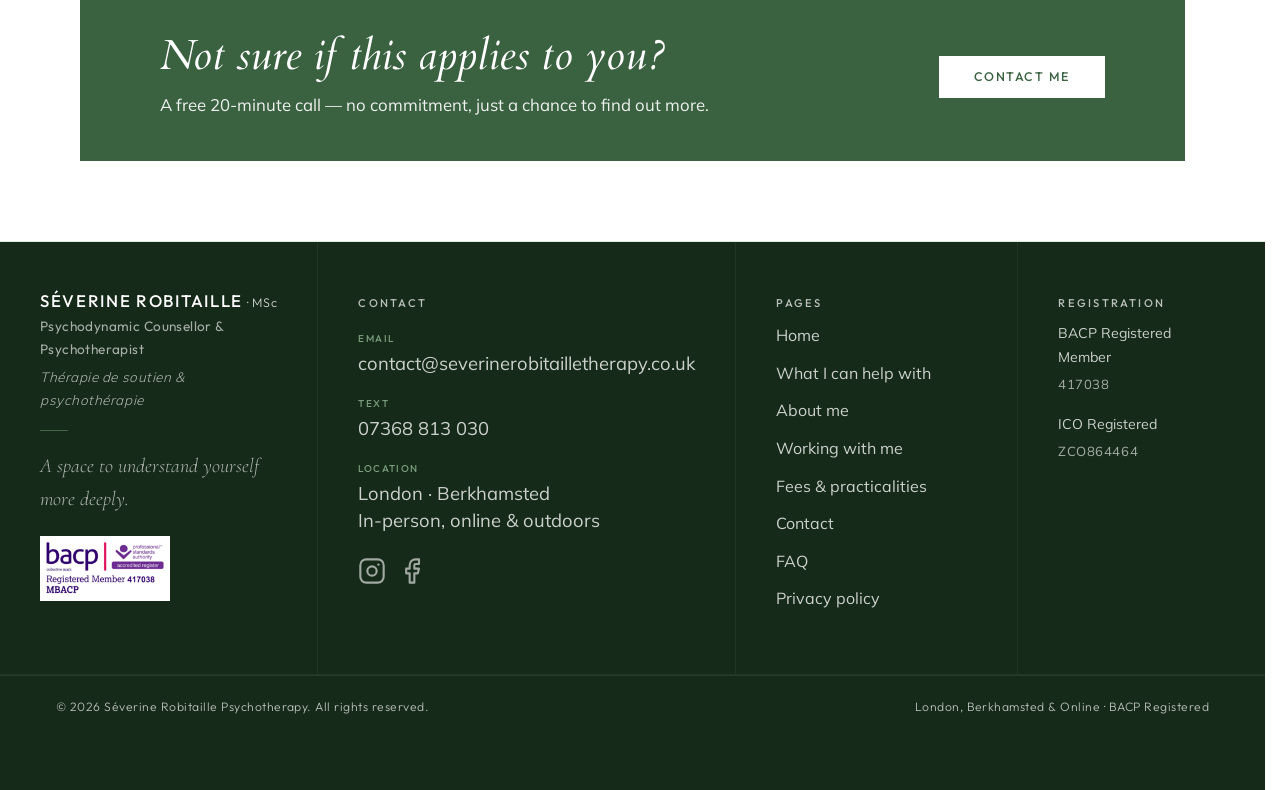
<file: what-i-can-help-with.html>
<!DOCTYPE html>
<html lang="en">
<head>
  <meta charset="UTF-8">
  <meta name="viewport" content="width=device-width, initial-scale=1.0">
  <title>Counselling for Loss, Bereavement, Identity & Belonging</title>
  <meta name="description" content="Feeling anxious, low or overwhelmed? I’m here to help you make sense of those complicated feelings. Berkhamsted, London, online or outdoors.">
  <meta name="author" content="Séverine Robitaille">
  <meta name="copyright" content="© 2026 Séverine Robitaille. All images and content are protected.">
  <link rel="icon" type="image/svg+xml" href="favicon.svg">
  <link rel="canonical" href="https://www.severinerobitailletherapy.co.uk/what-i-can-help-with.html">
  <meta property="og:type" content="website">
  <meta property="og:site_name" content="Séverine Robitaille Psychotherapy">
  <meta property="og:title" content="What I Can Help With — Psychotherapist & Counsellor, King's Cross, London">
  <meta property="og:description" content="I work with issues including: anxiety, depression, trauma, identity, relationships and more.">
  <meta property="og:image" content="https://www.severinerobitailletherapy.co.uk/images/water-reflection.jpg">
  <meta property="og:url" content="https://www.severinerobitailletherapy.co.uk/what-i-can-help-with.html">
  <link rel="stylesheet" href="style.css">
  <script type="application/ld+json">
  {
    "@context": "https://schema.org",
    "@type": "MedicalBusiness",
    "name": "Séverine Robitaille Psychotherapy",
    "description": "Psychodynamic counselling and psychotherapy for adults in Berkhamsted (Hertfordshire) and London. In-person, outdoor and online sessions with Séverine Robitaille MSc, BACP registered.",
    "url": "https://www.severinerobitailletherapy.co.uk",
    "telephone": "+447368813030",
    "email": "contact@severinerobitailletherapy.co.uk",
    "address": [
      {
        "@type": "PostalAddress",
        "streetAddress": "180-186 Kings Cross Road",
        "addressLocality": "London",
        "postalCode": "WC1X 9DE",
        "addressCountry": "GB"
      },
      {
        "@type": "PostalAddress",
        "streetAddress": "First Floor, Buckland House, Dower Mews, Rear of 108 High Street",
        "addressLocality": "Berkhamsted",
        "addressRegion": "Hertfordshire",
        "postalCode": "HP4 2BL",
        "addressCountry": "GB"
      }
    ],
    "location": [
      {
        "@type": "Place",
        "name": "King's Cross practice",
        "geo": { "@type": "GeoCoordinates", "latitude": 51.5295, "longitude": -0.1196 }
      },
      {
        "@type": "Place",
        "name": "Berkhamsted practice, Buckland House",
        "geo": { "@type": "GeoCoordinates", "latitude": 51.7592, "longitude": -0.5605 }
      }
    ],
    "priceRange": "£80 per session",
    "areaServed": ["Berkhamsted", "Hertfordshire", "Tring", "Hemel Hempstead", "Chesham", "St Albans", "Islington", "Angel", "North London", "London"],
    "founder": {
      "@type": "Person",
      "name": "Séverine Robitaille",
      "jobTitle": "Psychodynamic Counsellor and Psychotherapist",
      "honorificSuffix": "MSc",
      "knowsLanguage": ["en", "fr"],
      "memberOf": {
        "@type": "Organization",
        "name": "British Association for Counselling and Psychotherapy",
        "alternateName": "BACP"
      }
    },
    "hasOfferCatalog": {
      "@type": "OfferCatalog",
      "name": "Therapy Services",
      "itemListElement": [
        {
          "@type": "Offer",
          "itemOffered": {
            "@type": "Service",
            "name": "Individual Psychotherapy",
            "description": "One-to-one psychodynamic therapy for adults, in-person or online"
          }
        },
        {
          "@type": "Offer",
          "itemOffered": {
            "@type": "Service",
            "name": "Free Introductory Call",
            "description": "Free 20-minute introductory phone call, no commitment required"
          },
          "price": "0",
          "priceCurrency": "GBP"
        }
      ]
    }
  }
  </script>
</head>
<body>
  <a href="#main-content" class="skip-link">Skip to main content</a>

  <!-- ── TOP NAV ── -->
  <nav class="top-nav" aria-label="Main navigation">
    <a class="nav-logo" href="/">
      <span class="nav-logo__name">Séverine Robitaille<span class="nav-logo__msc"> · MSc</span></span>
      <span class="nav-logo__sub">Psychotherapist &amp; Counsellor</span>
    </a>
    <ul class="nav-links">
      <li><a href="/">Home</a></li>
      <li><a href="what-i-can-help-with.html" class="active">What I can help with</a></li>
      <li><a href="about.html">About me</a></li>
      <li><a href="working-with-me.html">Working with me</a></li>
      <li><a href="fees.html">Fees &amp; practicalities</a></li>
      <li><a href="contact.html">Contact</a></li>
      <li><a href="faq.html">FAQ</a></li>
    </ul>
    <div class="nav-right">
      <div class="nav-cta"><a href="contact.html">Book Free Call</a></div>
      <span class="nav-lang__flag" title="Version française disponible">🇫🇷</span>
    </div>
    <button class="nav-hamburger" id="navHamburger" aria-label="Open menu" aria-expanded="false" style="display:none;">
      <span></span><span></span><span></span>
    </button>
  </nav>

  <div class="mobile-nav-panel" id="mobileNav">
    <a href="/">Home</a>
    <a href="what-i-can-help-with.html" class="active">What I can help with</a>
    <a href="about.html">About me</a>
    <a href="working-with-me.html">Working with me</a>
    <a href="fees.html">Fees &amp; practicalities</a>
    <a href="contact.html">Contact</a>
    <a href="faq.html">FAQ</a>
    <a href="contact.html" class="mobile-nav-cta">Book Free Call</a>
  </div>

  <!-- ── ACCEPTING CLIENTS BANNER ── -->
  <div class="accepting-bar">
    <div class="accepting-bar__dot"></div>
    <p class="accepting-bar__text">
      <strong>Now accepting new clients</strong> — free 20-minute introductory call available
      <a href="contact.html" class="accepting-bar__link">Book yours →</a>
    </p>
  </div>

  <!-- ── PAGE HERO ── -->
  <main id="main-content">
  <div class="page-hero">
    <div>
      <div class="page-hero__eyebrow">What I can help with</div>
      <h1 class="page-hero__title">What I can help with</h1>
    </div>
    <p class="page-hero__quote">Whether you're dealing with something specific or just know that something needs to change, therapy can offer a space to explore what's going on beneath the surface.</p>
  </div>

  <!-- ── INTRO ── -->
  <div class="intro-section">
    <div class="intro-image">
      <img src="images/daffodils.jpeg" alt="Daffodils in bloom — a sense of renewal and new beginnings">
    </div>
    <div class="intro-left">
      <p>You don't have to have a diagnosis to come to therapy. You also don't need to know what the issue is — it could just be a feeling that something is not quite right, or a wish to understand yourself and others better.</p>
      <p>Below are some of the issues I have experience working with, though the list isn't exhaustive. If you're unsure whether I can help, please do get in touch.</p>
    </div>
  </div>

 <!-- ── ISSUES LIST ── -->
  <div class="issues-section">
    <div class="issues-columns">
      <div>
        <h2 class="issues-group__heading">Loss, bereavement &amp; life transitions</h2>
        <div class="issue-item">Bereavement and loss</div>
        <div class="issue-item">Life transitions and major changes</div>
        <div class="issue-item">Career transitions</div>
        <h2 class="issues-group__heading"><br>Identity &amp; belonging</h2>
        <div class="issue-item">Gender identity and exploration</div>
        <div class="issue-item">Sexuality and sexual identity</div>
        <div class="issue-item">Cultural identity and belonging</div>
        <div class="issue-item">Family expectations vs. personal identity</div>
      </div>
      <div>
        <h2 class="issues-group__heading">Other difficulties</h2>
        <div class="issue-item">Anxiety and panic</div>
        <div class="issue-item">Depression and low mood</div>
        <div class="issue-item">Stress and overwhelm</div>
        <div class="issue-item">Loneliness and isolation</div>
        <div class="issue-item">Low self-esteem</div>
        <div class="issue-item">Relationship difficulties</div>
        <div class="issue-item">Family issues and conflict</div>
        <div class="issue-item">Trauma (childhood, complex)</div>
        <div class="issue-item">Abuse (physical, emotional, sexual) and bullying</div>
        <div class="issue-item">ADHD / neurodivergent experiences</div>
        <div class="issue-item">Performance and creative pressures</div>
        </div>
        </div>
  <!-- ── CTA STRIP ── -->
  <div class="cta-strip cta-strip--tall">
    <div>
      <p class="cta-strip__heading">Not sure if this applies to you?</p>
      <p class="cta-strip__sub">A free 20-minute call — no commitment, just a chance to find out more.</p>
    </div>
    <a href="mailto:contact@severinerobitailletherapy.co.uk" class="btn btn--white">Contact me</a>
  </div>

  <!-- ── FOOTER ── -->
  </main>

  <footer class="site-footer">
    <div class="footer-1__top">

      <div class="footer-1__col">
        <span class="footer-name">Séverine Robitaille<span class="footer-msc"> · MSc</span></span>
        <span class="footer-creds">Psychodynamic Counsellor &amp; Psychotherapist</span>
        <span class="footer-fr">Thérapie de soutien &amp; psychothérapie</span>
        <div class="footer-divider"></div>
        <p class="footer-tagline">A space to understand yourself more deeply.</p>
        <span class="bacp-logo"><img src="images/bacplogo.png" alt="BACP Registered Member"></span>
      </div>

      <div class="footer-1__col footer-1__col--lower">
        <p class="col-heading">Contact</p>
        <span class="contact-row" style="margin-bottom:0"><span>Email</span></span>
        <span class="contact-row"><a href="mailto:contact@severinerobitailletherapy.co.uk">contact@severinerobitailletherapy.co.uk</a></span>
        <span class="contact-row" style="margin-bottom:0"><span>Text</span></span>
        <span class="contact-row"><a href="tel:+447368813030">07368 813 030</a></span>
        <span class="contact-row" style="margin-bottom:0"><span>Location</span></span>
        <span class="contact-row" style="margin-bottom:0">London · Berkhamsted</span>
        <span class="contact-row">In-person, online &amp; outdoors</span>
        <div class="footer-social"><a href="https://www.instagram.com/severinetherapy" target="_blank" rel="noopener" aria-label="Instagram"><svg xmlns="http://www.w3.org/2000/svg" width="22" height="22" viewBox="0 0 24 24" fill="none" stroke="currentColor" stroke-width="1.8" stroke-linecap="round" stroke-linejoin="round"><rect x="2" y="2" width="20" height="20" rx="5" ry="5"/><circle cx="12" cy="12" r="4"/><circle cx="17.5" cy="6.5" r="1" fill="currentColor" stroke="none"/></svg></a><a href="https://www.facebook.com/severinerobitailletherapy" target="_blank" rel="noopener" aria-label="Facebook"><svg xmlns="http://www.w3.org/2000/svg" width="22" height="22" viewBox="0 0 24 24" fill="none" stroke="currentColor" stroke-width="1.8" stroke-linecap="round" stroke-linejoin="round"><path d="M18 2h-3a5 5 0 0 0-5 5v3H7v4h3v8h4v-8h3l1-4h-4V7a1 1 0 0 1 1-1h3z"/></svg></a></div>
      </div>

      <div class="footer-1__col footer-1__col--lower footer-nav">
        <p class="col-heading">Pages</p>
        <a href="/">Home</a>
        <a href="what-i-can-help-with.html">What I can help with</a>
        <a href="about.html">About me</a>
        <a href="working-with-me.html">Working with me</a>
        <a href="fees.html">Fees &amp; practicalities</a>
        <a href="contact.html">Contact</a>
        <a href="faq.html">FAQ</a>
        <a href="privacy.html">Privacy policy</a>
      </div>

      <div class="footer-1__col footer-1__col--lower">
        <p class="col-heading">Registration</p>
        <div class="reg-block">
          <span class="reg-title">BACP Registered Member</span>
          <span class="reg-num">417038</span>
        </div>
        <div class="reg-block">
          <span class="reg-title">ICO Registered</span>
          <span class="reg-num">ZCO864464</span>
        </div>
      </div>

    </div>
    <div class="bottom-bar">
      <p>© 2026 Séverine Robitaille Psychotherapy. All rights reserved.</p>
      <p>London, Berkhamsted &amp; Online · BACP Registered</p>
    </div>
  </footer>

  <!-- ── FIXED BAR ── -->
  <div class="fixed-bar">
    <span class="fixed-bar__name"><strong>Séverine Robitaille</strong> · Psychodynamic Psychotherapy</span>
    <span class="fixed-bar__message">Not sure if this applies to you? A free 20-minute call — no commitment, just a chance to find out more.</span>
    <a href="mailto:contact@severinerobitailletherapy.co.uk" class="fixed-bar__btn">Contact me</a>
  </div>

  <script>
    const ham = document.getElementById('navHamburger');
    const nav = document.getElementById('mobileNav');
    if (ham && nav) {
      const toggleMenu = () => {
        const open = nav.classList.toggle('open');
        ham.classList.toggle('open', open);
        ham.setAttribute('aria-expanded', open);
        ham.setAttribute('aria-label', open ? 'Close menu' : 'Open menu');
      };
      ham.addEventListener('click', toggleMenu);
      ham.addEventListener('keydown', (e) => {
        if (e.key === 'Enter' || e.key === ' ') {
          e.preventDefault();
          toggleMenu();
        }
      });
      nav.querySelectorAll('a').forEach(a => a.addEventListener('click', () => {
        nav.classList.remove('open');
        ham.classList.remove('open');
        ham.setAttribute('aria-expanded', 'false');
        ham.setAttribute('aria-label', 'Open menu');
      }));
    }
  </script>
  <script data-goatcounter="https://severinetherapy.goatcounter.com/count"
          async src="//gc.zgo.at/count.js"></script>
  </body>
</html>
</file>
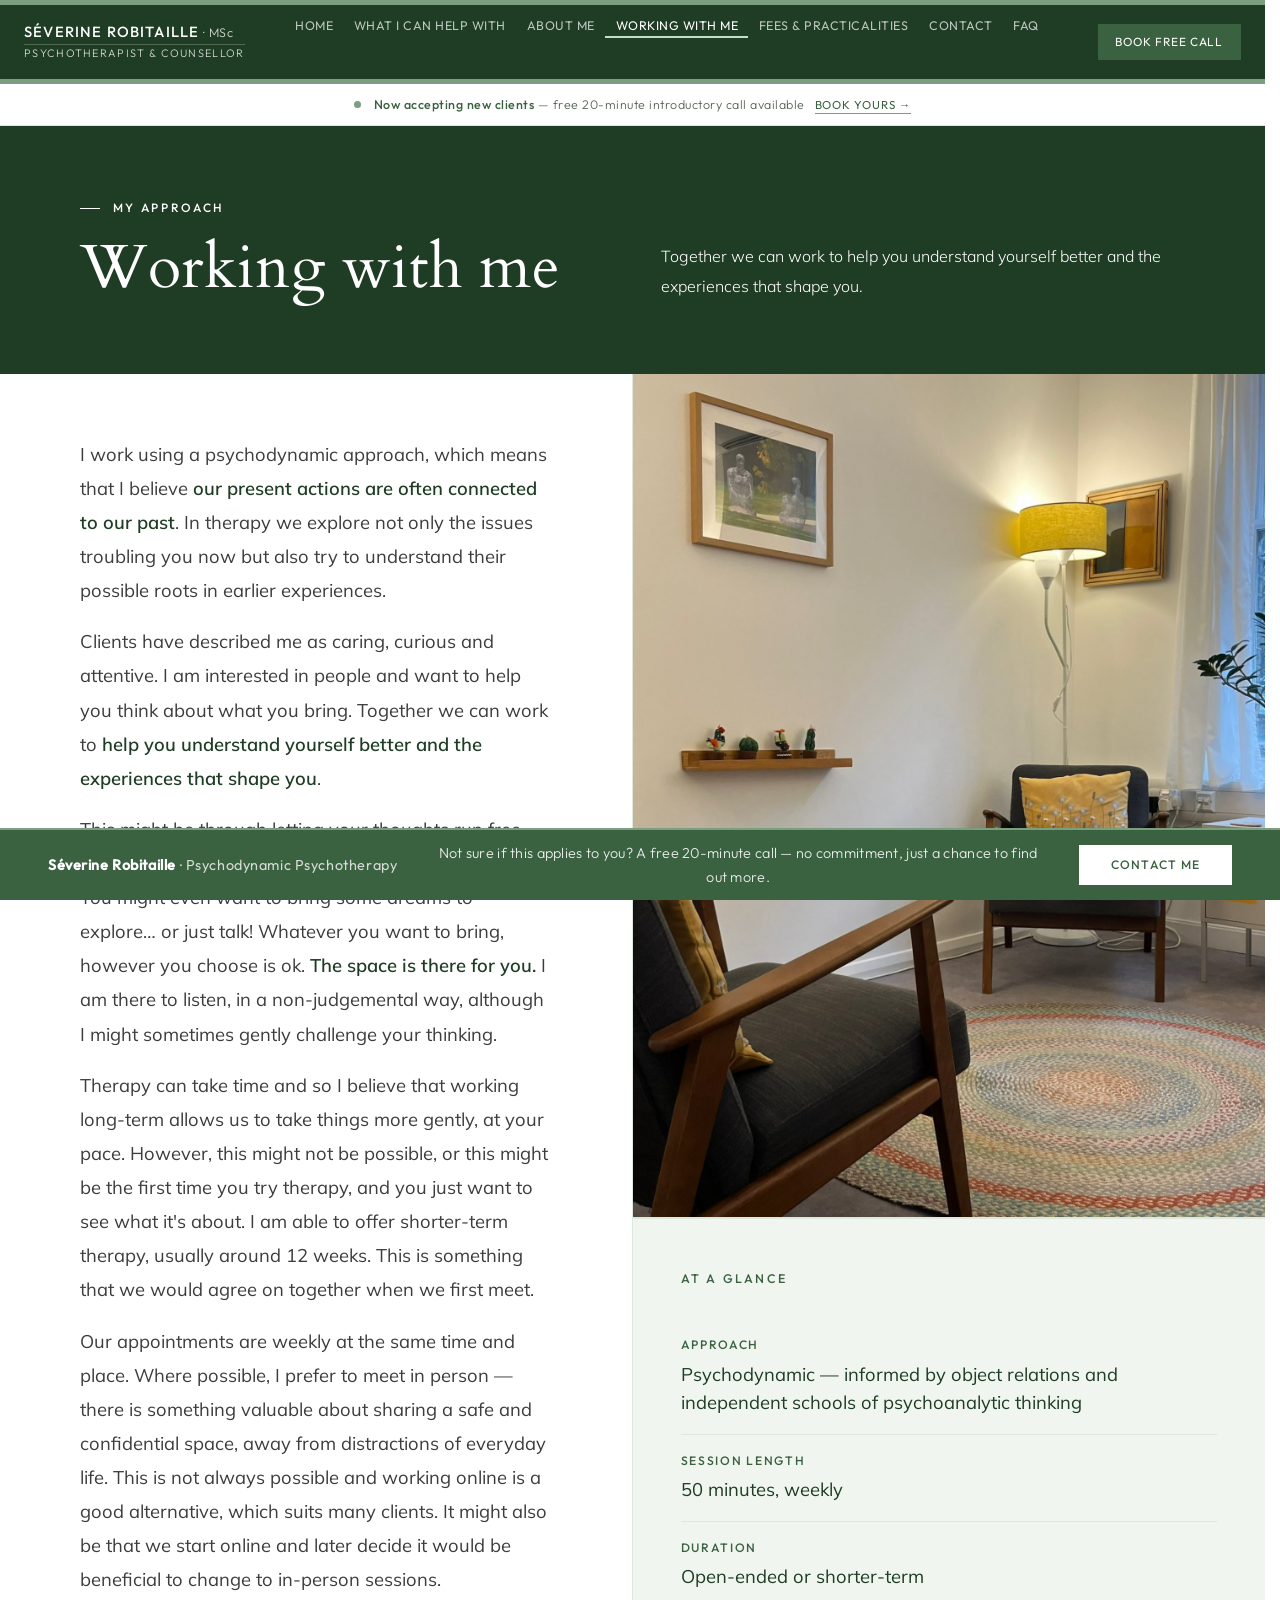
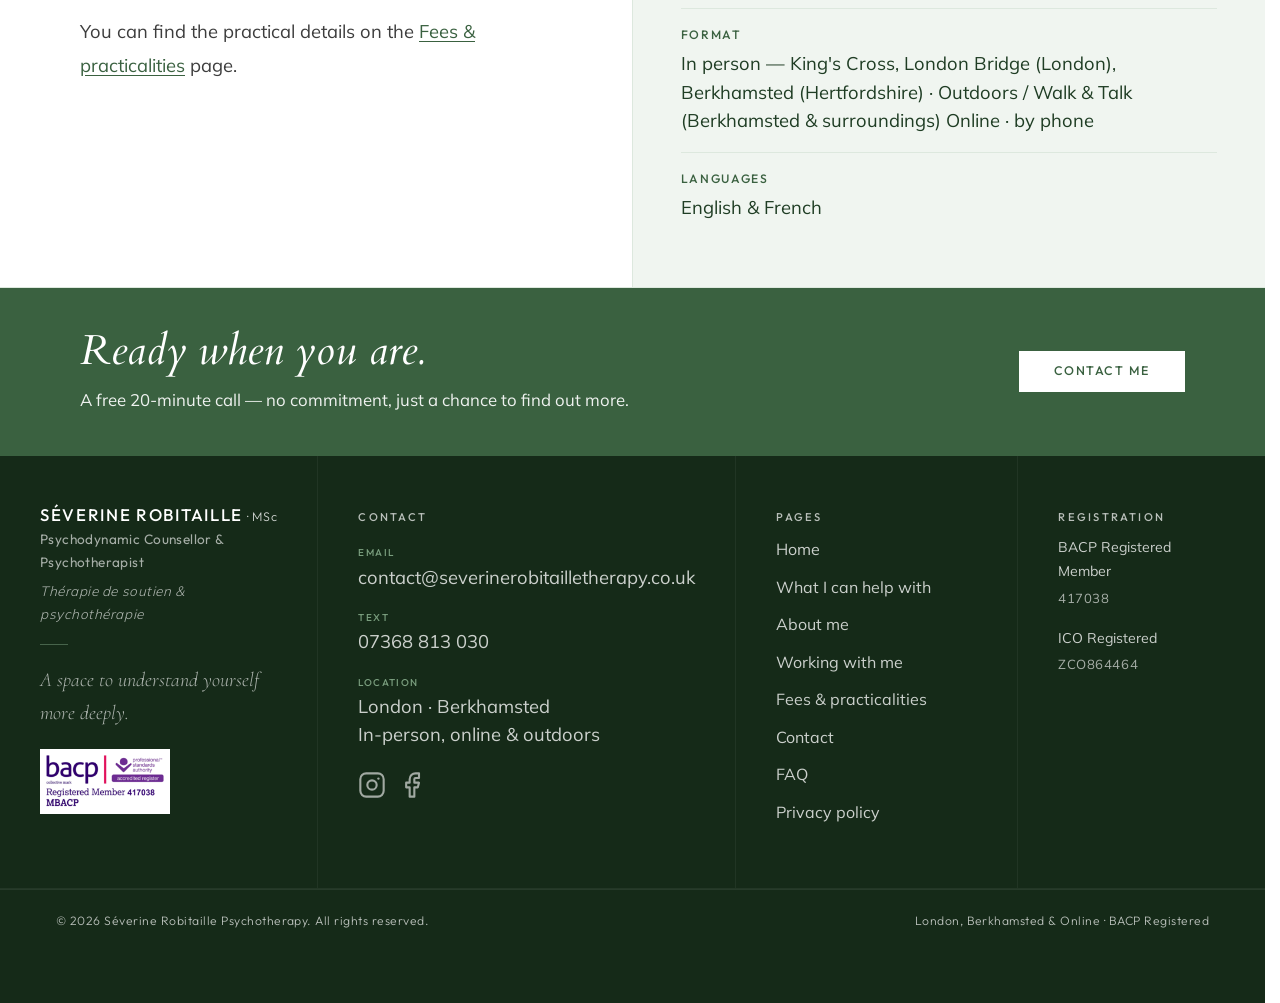
<file: working-with-me.html>
<!DOCTYPE html>
<html lang="en">
<head>
  <meta charset="UTF-8">
  <meta name="viewport" content="width=device-width, initial-scale=1.0">
  <title>In Person, Online & Outdoors | How Therapy Works – Berkhamsted & London</title>
  <meta name="description" content="Understanding the roots of difficulties through a caring, non-judgemental approach. Counselling in Berkhamsted, London or online. Séances disponibles en français.">
  <meta name="author" content="Séverine Robitaille">
  <meta name="copyright" content="© 2026 Séverine Robitaille. All images and content are protected.">
  <link rel="icon" type="image/svg+xml" href="favicon.svg">
  <link rel="canonical" href="https://www.severinerobitailletherapy.co.uk/working-with-me.html">
  <meta property="og:type" content="website">
  <meta property="og:site_name" content="Séverine Robitaille Psychotherapy">
  <meta property="og:title" content="Working with me — Psychotherapist & Counsellor, King's Cross, London">
  <meta property="og:description" content="I believe our present actions are often connected to our past. Together we can work to help you understand yourself better and the experiences that shape you.">
  <meta property="og:image" content="https://www.severinerobitailletherapy.co.uk/images/therapy-room-cropped.jpg">
  <meta property="og:url" content="https://www.severinerobitailletherapy.co.uk/working-with-me.html">
  <link rel="stylesheet" href="style.css">
  <script type="application/ld+json">
  {
    "@context": "https://schema.org",
    "@type": "MedicalBusiness",
    "name": "Séverine Robitaille Psychotherapy",
    "description": "Psychodynamic counselling and psychotherapy for adults in Berkhamsted (Hertfordshire) and London. In-person, outdoor and online sessions with Séverine Robitaille MSc, BACP registered.",
    "url": "https://www.severinerobitailletherapy.co.uk",
    "telephone": "+447368813030",
    "email": "contact@severinerobitailletherapy.co.uk",
    "address": [
      {
        "@type": "PostalAddress",
        "streetAddress": "180-186 Kings Cross Road",
        "addressLocality": "London",
        "postalCode": "WC1X 9DE",
        "addressCountry": "GB"
      },
      {
        "@type": "PostalAddress",
        "streetAddress": "First Floor, Buckland House, Dower Mews, Rear of 108 High Street",
        "addressLocality": "Berkhamsted",
        "addressRegion": "Hertfordshire",
        "postalCode": "HP4 2BL",
        "addressCountry": "GB"
      }
    ],
    "location": [
      {
        "@type": "Place",
        "name": "King's Cross practice",
        "geo": { "@type": "GeoCoordinates", "latitude": 51.5295, "longitude": -0.1196 }
      },
      {
        "@type": "Place",
        "name": "Berkhamsted practice, Buckland House",
        "geo": { "@type": "GeoCoordinates", "latitude": 51.7592, "longitude": -0.5605 }
      }
    ],
    "priceRange": "£80 per session",
    "areaServed": ["Berkhamsted", "Hertfordshire", "Tring", "Hemel Hempstead", "Chesham", "St Albans", "Islington", "Angel", "North London", "London"],
    "founder": {
      "@type": "Person",
      "name": "Séverine Robitaille",
      "jobTitle": "Psychodynamic Counsellor and Psychotherapist",
      "honorificSuffix": "MSc",
      "knowsLanguage": ["en", "fr"],
      "memberOf": {
        "@type": "Organization",
        "name": "British Association for Counselling and Psychotherapy",
        "alternateName": "BACP"
      }
    },
    "hasOfferCatalog": {
      "@type": "OfferCatalog",
      "name": "Therapy Services",
      "itemListElement": [
        {
          "@type": "Offer",
          "itemOffered": {
            "@type": "Service",
            "name": "Individual Psychotherapy",
            "description": "One-to-one psychodynamic therapy for adults, in-person or online"
          }
        },
        {
          "@type": "Offer",
          "itemOffered": {
            "@type": "Service",
            "name": "Free Introductory Call",
            "description": "Free 20-minute introductory phone call, no commitment required"
          },
          "price": "0",
          "priceCurrency": "GBP"
        }
      ]
    }
  }
  </script>
</head>
<body>
  <a href="#main-content" class="skip-link">Skip to main content</a>

  <nav class="top-nav" aria-label="Main navigation">
    <a class="nav-logo" href="/">
      <span class="nav-logo__name">Séverine Robitaille<span class="nav-logo__msc"> · MSc</span></span>
      <span class="nav-logo__sub">Psychotherapist &amp; Counsellor</span>
    </a>
    <ul class="nav-links">
      <li><a href="/">Home</a></li>
      <li><a href="what-i-can-help-with.html">What I can help with</a></li>
      <li><a href="about.html">About me</a></li>
      <li><a href="working-with-me.html" class="active">Working with me</a></li>
      <li><a href="fees.html">Fees &amp; practicalities</a></li>
      <li><a href="contact.html">Contact</a></li>
      <li><a href="faq.html">FAQ</a></li>
    </ul>
    <div class="nav-right">
      <div class="nav-cta"><a href="contact.html">Book Free Call</a></div>
      <span class="nav-lang__flag" title="Version française disponible">🇫🇷</span>
    </div>
    <button class="nav-hamburger" id="navHamburger" aria-label="Open menu" aria-expanded="false" style="display:none;">
      <span></span><span></span><span></span>
    </button>
  </nav>

  <div class="mobile-nav-panel" id="mobileNav">
    <a href="/">Home</a>
    <a href="what-i-can-help-with.html">What I can help with</a>
    <a href="about.html">About me</a>
    <a href="working-with-me.html" class="active">Working with me</a>
    <a href="fees.html">Fees &amp; practicalities</a>
    <a href="contact.html">Contact</a>
    <a href="faq.html">FAQ</a>
    <a href="contact.html" class="mobile-nav-cta">Book Free Call</a>
  </div>

  <div class="accepting-bar">
    <div class="accepting-bar__dot"></div>
    <p class="accepting-bar__text">
      <strong>Now accepting new clients</strong> — free 20-minute introductory call available
      <a href="contact.html" class="accepting-bar__link">Book yours →</a>
    </p>
  </div>

  <main id="main-content">
  <div class="page-hero">
    <div>
      <div class="page-hero__eyebrow">My approach</div>
      <h1 class="page-hero__title">Working with me</h1>
    </div>
    <p class="page-hero__desc">Together we can work to help you understand yourself better and the experiences that shape you.</p>
  </div>

  <div class="working-layout">

    <div class="practical-panel">
      <p class="practical-panel__title">At a glance</p>
      <div class="practical-item">
        <span class="practical-item__label">Approach</span>
        <p class="practical-item__value">Psychodynamic — informed by object relations and independent schools of psychoanalytic thinking</p>
      </div>
      <div class="practical-item">
        <span class="practical-item__label">Session length</span>
        <p class="practical-item__value">50 minutes, weekly</p>
      </div>
      <div class="practical-item">
        <span class="practical-item__label">Duration</span>
        <p class="practical-item__value">Open-ended or shorter-term</p>
      </div>
      <div class="practical-item">
        <span class="practical-item__label">Format</span>
        <p class="practical-item__value">In person — King's Cross, London Bridge (London), Berkhamsted (Hertfordshire) · Outdoors / Walk & Talk (Berkhamsted & surroundings) Online · by phone</p>
      </div>
      <div class="practical-item">
        <span class="practical-item__label">Languages</span>
        <p class="practical-item__value">English &amp; French</p>
      </div>
    </div>

    <div class="content-left">

      <p>I work using a psychodynamic approach, which means that I believe <strong>our present actions are often connected to our past</strong>. In therapy we explore not only the issues troubling you now but also try to understand their possible roots in earlier experiences.</p>

      <p>Clients have described me as caring, curious and attentive. I am interested in people and want to help you think about what you bring. Together we can work to <strong>help you understand yourself better and the experiences that shape you</strong>.</p>

      <p>This might be through letting your thoughts run free and say what comes spontaneously into your mind. You might even want to bring some dreams to explore… or just talk! Whatever you want to bring, however you choose is ok. <strong>The space is there for you.</strong> I am there to listen, in a non-judgemental way, although I might sometimes gently challenge your thinking.</p>

      <p>Therapy can take time and so I believe that working long-term allows us to take things more gently, at your pace. However, this might not be possible, or this might be the first time you try therapy, and you just want to see what it's about. I am able to offer shorter-term therapy, usually around 12 weeks. This is something that we would agree on together when we first meet.</p>

      <p>Our appointments are weekly at the same time and place. Where possible, I prefer to meet in person — there is something valuable about sharing a safe and confidential space, away from distractions of everyday life. This is not always possible and working online is a good alternative, which suits many clients. It might also be that we start online and later decide it would be beneficial to change to in-person sessions.</p>

      <p>You can find the practical details on the <a href="fees.html" style="color: var(--forest); text-decoration: underline;">Fees &amp; practicalities</a> page.</p>

    </div>

    <img class="working-image" src="images/therapy-room.jpg"
         alt="The therapy room at Relational Spaces, King's Cross">

  </div>

  <div class="cta-strip cta-strip--tall">
    <div>
      <p class="cta-strip__heading">Ready when you are.</p>
      <p class="cta-strip__sub">A free 20-minute call — no commitment, just a chance to find out more.</p>
    </div>
    <a href="mailto:contact@severinerobitailletherapy.co.uk" class="btn btn--white">Contact me</a>
  </div>

  </main>

  <footer class="site-footer">
    <div class="footer-1__top">
      <div class="footer-1__col">
        <span class="footer-name">Séverine Robitaille<span class="footer-msc"> · MSc</span></span>
        <span class="footer-creds">Psychodynamic Counsellor &amp; Psychotherapist</span>
        <span class="footer-fr">Thérapie de soutien &amp; psychothérapie</span>
        <div class="footer-divider"></div>
        <p class="footer-tagline">A space to understand yourself more deeply.</p>
        <span class="bacp-logo"><img src="images/bacplogo.png" alt="BACP Registered Member"></span>
      </div>
      <div class="footer-1__col footer-1__col--lower">
        <p class="col-heading">Contact</p>
        <span class="contact-row" style="margin-bottom:0"><span>Email</span></span>
        <span class="contact-row"><a href="mailto:contact@severinerobitailletherapy.co.uk">contact@severinerobitailletherapy.co.uk</a></span>
        <span class="contact-row" style="margin-bottom:0"><span>Text</span></span>
        <span class="contact-row"><a href="tel:+447368813030">07368 813 030</a></span>
        <span class="contact-row" style="margin-bottom:0"><span>Location</span></span>
        <span class="contact-row" style="margin-bottom:0">London · Berkhamsted</span>
        <span class="contact-row">In-person, online &amp; outdoors</span>
        <div class="footer-social"><a href="https://www.instagram.com/severinetherapy" target="_blank" rel="noopener" aria-label="Instagram"><svg xmlns="http://www.w3.org/2000/svg" width="22" height="22" viewBox="0 0 24 24" fill="none" stroke="currentColor" stroke-width="1.8" stroke-linecap="round" stroke-linejoin="round"><rect x="2" y="2" width="20" height="20" rx="5" ry="5"/><circle cx="12" cy="12" r="4"/><circle cx="17.5" cy="6.5" r="1" fill="currentColor" stroke="none"/></svg></a><a href="https://www.facebook.com/severinerobitailletherapy" target="_blank" rel="noopener" aria-label="Facebook"><svg xmlns="http://www.w3.org/2000/svg" width="22" height="22" viewBox="0 0 24 24" fill="none" stroke="currentColor" stroke-width="1.8" stroke-linecap="round" stroke-linejoin="round"><path d="M18 2h-3a5 5 0 0 0-5 5v3H7v4h3v8h4v-8h3l1-4h-4V7a1 1 0 0 1 1-1h3z"/></svg></a></div>
      </div>
      <div class="footer-1__col footer-1__col--lower footer-nav">
        <p class="col-heading">Pages</p>
        <a href="/">Home</a>
        <a href="what-i-can-help-with.html">What I can help with</a>
        <a href="about.html">About me</a>
        <a href="working-with-me.html">Working with me</a>
        <a href="fees.html">Fees &amp; practicalities</a>
        <a href="contact.html">Contact</a>
        <a href="faq.html">FAQ</a>
        <a href="privacy.html">Privacy policy</a>
      </div>
      <div class="footer-1__col footer-1__col--lower">
        <p class="col-heading">Registration</p>
        <div class="reg-block"><span class="reg-title">BACP Registered Member</span><span class="reg-num">417038</span></div>
        <div class="reg-block"><span class="reg-title">ICO Registered</span><span class="reg-num">ZCO864464</span></div>
      </div>
    </div>
    <div class="bottom-bar">
      <p>© 2026 Séverine Robitaille Psychotherapy. All rights reserved.</p>
      <p>London, Berkhamsted &amp; Online · BACP Registered</p>
    </div>
  </footer>

  <div class="fixed-bar">
    <span class="fixed-bar__name"><strong>Séverine Robitaille</strong> · Psychodynamic Psychotherapy</span>
    <span class="fixed-bar__message">Not sure if this applies to you? A free 20-minute call — no commitment, just a chance to find out more.</span>
    <a href="mailto:contact@severinerobitailletherapy.co.uk" class="fixed-bar__btn">Contact me</a>
  </div>

  <script>
    const ham = document.getElementById('navHamburger');
    const nav = document.getElementById('mobileNav');
    if (ham && nav) {
      const toggleMenu = () => {
        const open = nav.classList.toggle('open');
        ham.classList.toggle('open', open);
        ham.setAttribute('aria-expanded', open);
        ham.setAttribute('aria-label', open ? 'Close menu' : 'Open menu');
      };
      ham.addEventListener('click', toggleMenu);
      ham.addEventListener('keydown', (e) => {
        if (e.key === 'Enter' || e.key === ' ') {
          e.preventDefault();
          toggleMenu();
        }
      });
      nav.querySelectorAll('a').forEach(a => a.addEventListener('click', () => {
        nav.classList.remove('open');
        ham.classList.remove('open');
        ham.setAttribute('aria-expanded', 'false');
        ham.setAttribute('aria-label', 'Open menu');
      }));
    }
  </script>
  <script data-goatcounter="https://severinetherapy.goatcounter.com/count"
          async src="//gc.zgo.at/count.js"></script>
  </body>
</html>
</file>
<file: style.css>
/* ============================================================
   style.css — Séverine Robitaille Psychotherapy
   Shared stylesheet for all pages
   ============================================================

   FONTS — hosted locally from /fonts folder
   FONT ROLES:
   - Headings & page titles  → Cardo
   - Body text               → Mulish
   - Navigation & buttons    → Outfit (uppercase)
   - Quotes & accents        → Cormorant Garamond italic

   COLOUR PALETTE:
   --rich       #1f3d24   Dark rich green  — nav bar, page hero, footer
   --forest     #3a6140   Mid green        — CTA sections, hover states, sticky bar
   --sage       #7a9e7e   Sage green       — accents, borders, dots, labels
   --mint       #c5ddc7   Pale mint        — borders, pull quote lines, image tints
   --pale       #f0f5f0   Very pale green  — section backgrounds
   --off-white  #f8faf8   Warm white       — alternate section backgrounds
   --white      #ffffff   Pure white       — main content background
   --text       #1a1a1a   Near black       — headings
   --muted      #556657   Muted green-grey — body text
   --border     #dde8de   Light green-grey — borders and dividers
   ============================================================ */


/* ── ACCESSIBILITY ── */
.skip-link {
  position: absolute;
  top: -100%;
  left: 0;
  background: var(--forest);
  color: #fff;
  padding: 0.75rem 1.5rem;
  font-family: 'Outfit', sans-serif;
  font-size: 0.85rem;
  font-weight: 500;
  text-decoration: none;
  z-index: 9999;
}
.skip-link:focus { top: 0; }

*:focus-visible {
  outline: 2px solid var(--sage);
  outline-offset: 3px;
}

/* ── VISIBILITY UTILITIES ── */
.mobile-only { display: none; }
.desktop-only { display: inline; }

/* ── RESET & BASE ── */
*, *::before, *::after {
  margin: 0;
  padding: 0;
  box-sizing: border-box;
}

/* ── LOCAL FONT FACES ─────────────────────────────────────────────── */

/* Cardo */
@font-face {
  font-family: 'Cardo';
  font-style: normal;
  font-weight: 400;
  font-display: swap;
  src: url('fonts/cardo-400.woff2') format('woff2');
}
@font-face {
  font-family: 'Cardo';
  font-style: italic;
  font-weight: 400;
  font-display: swap;
  src: url('fonts/cardo-400-italic.woff2') format('woff2');
}

/* Cormorant Garamond */
@font-face {
  font-family: 'Cormorant Garamond';
  font-style: normal;
  font-weight: 300;
  font-display: swap;
  src: url('fonts/cormorant-300.woff2') format('woff2');
}
@font-face {
  font-family: 'Cormorant Garamond';
  font-style: normal;
  font-weight: 400;
  font-display: swap;
  src: url('fonts/cormorant-400.woff2') format('woff2');
}
@font-face {
  font-family: 'Cormorant Garamond';
  font-style: italic;
  font-weight: 300;
  font-display: swap;
  src: url('fonts/cormorant-300-italic.woff2') format('woff2');
}
@font-face {
  font-family: 'Cormorant Garamond';
  font-style: italic;
  font-weight: 400;
  font-display: swap;
  src: url('fonts/cormorant-400-italic.woff2') format('woff2');
}

/* Mulish */
@font-face {
  font-family: 'Mulish';
  font-style: normal;
  font-weight: 300;
  font-display: swap;
  src: url('fonts/mulish-300.woff2') format('woff2');
}
@font-face {
  font-family: 'Mulish';
  font-style: normal;
  font-weight: 400;
  font-display: swap;
  src: url('fonts/mulish-400.woff2') format('woff2');
}
@font-face {
  font-family: 'Mulish';
  font-style: normal;
  font-weight: 500;
  font-display: swap;
  src: url('fonts/mulish-500.woff2') format('woff2');
}
@font-face {
  font-family: 'Mulish';
  font-style: normal;
  font-weight: 600;
  font-display: swap;
  src: url('fonts/mulish-600.woff2') format('woff2');
}

/* Outfit */
@font-face {
  font-family: 'Outfit';
  font-style: normal;
  font-weight: 300;
  font-display: swap;
  src: url('fonts/outfit-300.woff2') format('woff2');
}
@font-face {
  font-family: 'Outfit';
  font-style: normal;
  font-weight: 400;
  font-display: swap;
  src: url('fonts/outfit-400.woff2') format('woff2');
}
@font-face {
  font-family: 'Outfit';
  font-style: normal;
  font-weight: 500;
  font-display: swap;
  src: url('fonts/outfit-500.woff2') format('woff2');
}

/* ─────────────────────────────────────────────────────────────────── */

html {
  scroll-behavior: smooth;
  font-size: 16px;
  scrollbar-gutter: stable;
}

body {
  font-family: 'Mulish', sans-serif;
  font-weight: 300;
  color: #1a1a1a;
  background: #ffffff;
  line-height: 1.7;
  -webkit-font-smoothing: antialiased;
}

img {
  max-width: 100%;
  display: block;
  -webkit-user-select: none;
  -moz-user-select: none;
  user-select: none;
  -webkit-user-drag: none;
  -moz-user-drag: none;
}

a {
  color: inherit;
  text-decoration: none;
}


/* ── CSS VARIABLES ── */
:root {
  --rich:      #1f3d24;
  --forest:    #3a6140;
  --sage:      #7a9e7e;
  --mint:      #c5ddc7;
  --pale:      #f0f5f0;
  --off-white: #f8faf8;
  --white:     #ffffff;
  --text:      #1a1a1a;
  --muted:     #556657;
  --border:    #dde8de;

  --font-heading: 'Cardo', serif;
  --font-body:    'Mulish', sans-serif;
  --font-ui:      'Outfit', sans-serif;
  --font-quote:   'Cormorant Garamond', serif;

  --radius: 0px; /* sharp edges throughout */
  --transition: 0.22s ease;

  --space-xs:  0.5rem;
  --space-sm:  1rem;
  --space-md:  2rem;
  --space-lg:  3.5rem;
  --space-xl:  5rem;
  --space-2xl: 7rem;
}


/* ════════════════════════════════════════════
   TYPOGRAPHY
   ════════════════════════════════════════════ */

h1, h2, h3, h4 {
  font-family: var(--font-heading);
  font-weight: 400;
  color: var(--text);
  line-height: 1.15;
}

h1 { font-size: 3.5rem; }
h2 { font-size: 2.2rem; }
h3 { font-size: 1.5rem; }
h4 { font-size: 1.1rem; }

p {
  font-family: var(--font-body);
  font-weight: 300;
  font-size: 1rem;
  color: var(--muted);
  line-height: 1.9;
  margin-bottom: 1rem;
}

p:last-child { margin-bottom: 0; }

/* Section eyebrow label — small caps above headings */
.eyebrow {
  font-family: var(--font-ui);
  font-size: 0.68rem;
  font-weight: 400;
  letter-spacing: 0.22em;
  text-transform: uppercase;
  color: var(--forest);
  display: flex;
  align-items: center;
  gap: 0.8rem;
  margin-bottom: 0.8rem;
}

.eyebrow::before {
  content: '';
  display: inline-block;
  width: 20px;
  height: 1px;
  background: var(--sage);
  flex-shrink: 0;
}

/* Pull quote — Cormorant Garamond italic */
.pull-quote {
  font-family: var(--font-quote);
  font-style: italic;
  font-weight: 300;
  font-size: 1.3rem;
  color: var(--sage);
  line-height: 1.65;
  border-left: 2px solid var(--mint);
  padding-left: 1.5rem;
  margin: 2rem 0;
}

/* Inline emphasis */
em {
  font-family: var(--font-quote);
  font-style: italic;
  font-size: 1.05em;
}

strong {
  font-weight: 500;
  color: var(--text);
}

/* ════════════════════════════════════════════
   SHARED CONTENT PATTERNS
   (Reusable styles for section eyebrows, headings, text)
   ════════════════════════════════════════════ */

/* Section eyebrow - small uppercase label above headings */
.section-eyebrow,
.who-main__eyebrow,
.approach-section__eyebrow,
.services-section__eyebrow,
.fees-section-title,
/* Section title - large Cardo heading */
.section-title,
.who-main__heading,
.approach-section__heading,
.services-section__heading {
  font-family: 'Cardo', serif;
  font-size: 2.2rem;
  font-weight: 400;
  line-height: 1.3;
}

/* Content paragraph - body text for content areas */
.content-text {
  font-family: 'Mulish', sans-serif;
  font-size: 1.15rem;
  font-weight: 400;
  color: #3d3d3d;
  line-height: 1.85;
  margin-bottom: 1.1rem;
}
.content-text:last-child { margin-bottom: 0; }

/* Content link - standard link styling in content areas */
.content-link,
.content-left a,
.fees-cell a,
.privacy-wrap a {
  color: var(--forest);
  text-decoration: underline;
  text-underline-offset: 3px;
}


/* ════════════════════════════════════════════
   LAYOUT HELPERS
   ════════════════════════════════════════════ */

.container {
  max-width: 1200px;
  margin: 0 auto;
  padding: 0 var(--space-xl);
}

.section {
  padding: var(--space-xl) var(--space-xl);
}

.section--pale     { background: var(--pale); }
.section--offwhite { background: var(--off-white); }
.section--white    { background: var(--white); }
.section--rich     { background: var(--rich); }
.section--forest   { background: var(--forest); }

.grid-2 {
  display: grid;
  grid-template-columns: 1fr 1fr;
  gap: 0;
}

.grid-2--gap {
  display: grid;
  grid-template-columns: 1fr 1fr;
  gap: var(--space-lg);
}

.grid-3 {
  display: grid;
  grid-template-columns: repeat(3, 1fr);
  gap: 0;
}

.divider {
  width: 36px;
  height: 2px;
  background: var(--sage);
  margin: var(--space-md) 0;
}


/* ════════════════════════════════════════════
   BUTTONS
   ════════════════════════════════════════════ */

.btn {
  display: inline-block;
  font-family: var(--font-ui);
  font-size: 0.78rem;
  font-weight: 500;
  letter-spacing: 0.12em;
  text-transform: uppercase;
  text-decoration: none;
  padding: 0.9rem 2.2rem;
  border: none;
  cursor: pointer;
  transition: background var(--transition), color var(--transition), transform var(--transition);
  line-height: 1;
}

.btn:hover { transform: translateY(-1px); }

/* Primary — dark green fill */
.btn--primary {
  background: var(--forest);
  color: var(--white);
}
.btn--primary:hover { background: var(--rich); }

/* White — used on dark backgrounds */
.btn--white {
  background: var(--white);
  color: var(--forest);
}
.btn--white:hover { background: var(--mint); }

/* Ghost — outline only */
.btn--ghost {
  background: transparent;
  color: var(--forest);
  border: 1.5px solid var(--border);
}
.btn--ghost:hover { background: var(--pale); }

/* Small variant */
.btn--sm {
  font-size: 0.72rem;
  padding: 0.6rem 1.5rem;
}


/* ════════════════════════════════════════════
   TOP NAVIGATION BAR
   ════════════════════════════════════════════ */

.top-nav {
  background: var(--rich);
  padding: 0 var(--space-xl);
  height: 84px;
  display: flex;
  justify-content: space-between;
  align-items: stretch;
  position: sticky;
  top: 0;
  z-index: 100;
  border-top: 1.5mm solid var(--sage);
  border-bottom: 1.5mm solid var(--sage);
}

/* Logo / name */
.nav-logo {
  display: flex;
  flex-direction: column;
  justify-content: center;
  gap: 3px;
  text-decoration: none;
  flex-shrink: 0;
}

.nav-logo__name {
  font-family: var(--font-ui);
  font-size: 1rem;
  font-weight: 500;
  color: var(--white);
  line-height: 1;
  letter-spacing: 0.1em;
  text-transform: uppercase;
  border-bottom: 1px solid rgba(255,255,255,0.22);
  padding-bottom: 5px;
}

.nav-logo__sub {
  font-family: var(--font-ui);
  font-size: 0.68rem;
  font-weight: 300;
  letter-spacing: 0.16em;
  text-transform: uppercase;
  color: rgba(255,255,255,0.80);
  line-height: 1;
}

.nav-logo__msc {
  color: rgba(255,255,255,0.80);
  font-weight: 300;
  font-size: 0.78rem;
  letter-spacing: 0.06em;
  text-transform: none;
}

/* Nav links */
.nav-links {
  display: flex;
  list-style: none;
  align-items: stretch;
  margin: 0 1rem;
}

.nav-links a {
  display: flex;
  align-items: center;
  padding: 10px 1rem 0;
  font-family: var(--font-ui);
  font-size: 0.82rem;
  font-weight: 400;
  letter-spacing: 0.06em;
  text-transform: uppercase;
  color: rgba(255,255,255,0.7);
  text-decoration: none;
  border-bottom: 2px solid transparent;
  transition: color var(--transition), border-color var(--transition);
  white-space: nowrap;
}

.nav-links a:hover {
  color: var(--white);
  border-bottom-color: var(--mint);
}

.nav-links a.active {
  color: var(--white);
  border-bottom-color: var(--mint);
}

/* Nav CTA button */
.nav-cta {
  display: flex;
  align-items: center;
  flex-shrink: 0;
  margin-left: var(--space-sm);
}

.nav-cta a {
  font-family: var(--font-ui);
  font-size: 0.78rem;
  font-weight: 400;
  letter-spacing: 0.1em;
  text-transform: uppercase;
  color: var(--white);
  background: var(--forest);
  padding: 0 1.5rem;
  height: 36px;
  display: flex;
  align-items: center;
  text-decoration: none;
  transition: background var(--transition);
  white-space: nowrap;
}

.nav-cta a:hover { background: var(--forest); }

/* Mobile nav - hidden on desktop */
.mobile-nav-panel,
.nav-hamburger { display: none; }


/* ════════════════════════════════════════════
   ACCEPTING NEW CLIENTS BANNER
   ════════════════════════════════════════════ */

.accepting-bar {
  background: var(--white);
  border-bottom: 1px solid var(--border);
  padding: 0.55rem var(--space-xl);
  display: flex;
  align-items: center;
  justify-content: center;
  gap: 0.8rem;
}

.accepting-bar__dot {
  width: 7px;
  height: 7px;
  border-radius: 50%;
  background: var(--sage);
  flex-shrink: 0;
  animation: pulse 2.5s ease-in-out infinite;
}

@keyframes pulse {
  0%, 100% { opacity: 1; transform: scale(1); }
  50%       { opacity: 0.35; transform: scale(0.85); }
}

.accepting-bar__text {
  font-family: var(--font-ui);
  font-size: 0.78rem;
  font-weight: 300;
  color: var(--muted);
  letter-spacing: 0.04em;
  margin-bottom: 0; /* override global p margin */
}

.accepting-bar__text strong {
  color: var(--forest);
  font-weight: 500;
}

.accepting-bar__link {
  font-family: var(--font-ui);
  font-size: 0.72rem;
  font-weight: 400;
  color: var(--forest);
  text-decoration: none;
  letter-spacing: 0.08em;
  text-transform: uppercase;
  border-bottom: 1px solid var(--sage);
  padding-bottom: 1px;
  margin-left: 0.4rem;
  transition: color var(--transition);
}

.accepting-bar__link:hover { color: var(--rich); }


/* ════════════════════════════════════════════
   PAGE HERO BANNER
   (dark green top section on interior pages)
   ════════════════════════════════════════════ */

.page-hero {
  background: var(--rich);
  padding: 4.5rem var(--space-xl);
  display: grid;
  grid-template-columns: 1fr 1fr;
  gap: var(--space-lg);
  align-items: end;
}

.page-hero__eyebrow {
  font-family: var(--font-ui);
  font-size: 0.75rem;
  font-weight: 500;
  letter-spacing: 0.22em;
  text-transform: uppercase;
  color: #ffffff;
  margin-bottom: 1rem;
  display: flex;
  align-items: center;
  gap: 0.8rem;
}

.page-hero__eyebrow::before {
  content: '';
  width: 20px;
  height: 1px;
  background: #ffffff;
  display: inline-block;
  flex-shrink: 0;
}

.page-hero__title {
  font-family: var(--font-heading);
  font-weight: 400;
  font-size: 3.8rem;
  color: var(--white);
  line-height: 1.1;
  letter-spacing: 0.01em;
  margin-bottom: 0;
}

.page-hero__desc {
  font-family: var(--font-body);
  font-weight: 300;
  font-size: 1rem;
  color: #ffffff;
  line-height: 1.85;
  align-self: end;
  margin-bottom: 0;
}


/* ════════════════════════════════════════════
   IMAGE PLACEHOLDER BLOCKS
   (replace with <img> tags when photos ready)
   ════════════════════════════════════════════ */

.img-placeholder {
  background: linear-gradient(155deg, var(--mint) 0%, #9ec4a2 55%, var(--forest) 100%);
  display: flex;
  flex-direction: column;
  align-items: center;
  justify-content: center;
  gap: 0.5rem;
  min-height: 400px;
}

.img-placeholder__label {
  background: rgba(255,255,255,0.88);
  padding: 0.5rem 1.3rem;
  font-family: var(--font-ui);
  font-size: 0.72rem;
  font-weight: 500;
  letter-spacing: 0.14em;
  text-transform: uppercase;
  color: var(--forest);
}

.img-placeholder__sub {
  font-family: var(--font-ui);
  font-size: 0.68rem;
  font-weight: 300;
  color: rgba(255,255,255,0.6);
  letter-spacing: 0.05em;
}


/* ════════════════════════════════════════════
   CREDENTIALS / DARK ASIDE PANEL
   ════════════════════════════════════════════ */

.aside-panel {
  background: var(--rich);
  padding: 2.5rem;
}

/* Light variant — pale green background */
.aside-panel--light {
  background: var(--pale);
  border-top: 1px solid var(--border);
}

.aside-panel--light .aside-panel__title { color: var(--forest); }

.aside-panel--light .cred-item {
  border-bottom-color: var(--border);
  color: var(--muted);
}

.aside-panel--light .cred-item strong { color: var(--rich); }

.cred-item {
  padding: 0.9rem 0;
  border-bottom: 1px solid rgba(255,255,255,0.07);
  font-family: var(--font-body);
  font-size: 0.84rem;
  font-weight: 300;
  color: rgba(255,255,255,0.75);
  line-height: 1.5;
}

.cred-item:last-child { border-bottom: none; }

.cred-item strong {
  display: block;
  font-family: var(--font-body);
  font-weight: 400;
  font-size: 0.86rem;
  color: rgba(255,255,255,0.82);
  margin-bottom: 0.15rem;
}


/* ════════════════════════════════════════════
   CREDENTIALS PANEL — pale green (About page)
   ════════════════════════════════════════════ */

.creds-panel {
  background: var(--pale);
  border-top: 1px solid var(--border);
  padding: 2.5rem;
}

.creds-panel__title {
  font-family: var(--font-ui);
  font-size: 1rem;
  font-weight: 500;
  letter-spacing: 0.14em;
  text-transform: uppercase;
  color: var(--forest);
  margin-bottom: 1.5rem;
}

.creds-item {
  padding: 1.1rem 0;
  border-bottom: 1px solid var(--border);
  line-height: 1.5;
}

.creds-item:last-child { border-bottom: none; }

.creds-item__title {
  display: block;
  font-family: var(--font-body);
  font-weight: 600;
  font-size: 1.05rem;
  color: var(--rich);
  margin-bottom: 0.25rem;
}

.creds-item__sub {
  font-family: var(--font-body);
  font-size: 1.05rem;
  font-weight: 500;
  color: #5a5a5a;
}


/* ════════════════════════════════════════════
   LANGUAGE BADGE
   ════════════════════════════════════════════ */

.lang-badge {
  display: inline-flex;
  align-items: center;
  gap: 0.6rem;
  background: var(--pale);
  border: 1px solid var(--border);
  padding: 0.65rem 1.3rem;
  font-family: var(--font-ui);
  font-size: 0.8rem;
  font-weight: 400;
  color: var(--forest);
  letter-spacing: 0.04em;
  margin-top: var(--space-sm);
}


/* ════════════════════════════════════════════
   CTA STRIP
   (call-to-action band before footer)
   ════════════════════════════════════════════ */

.cta-strip {
  background: var(--forest);
  padding: 4rem var(--space-xl);    /* standard height */
  display: flex;
  align-items: center;
  justify-content: space-between;
  gap: var(--space-md);
  flex-wrap: wrap;
}

/* Taller alternative — more impact, more breathing room */
.cta-strip--tall {
  padding: 2.5rem var(--space-xl);
}

.cta-strip__heading {
  font-family: var(--font-heading);
  font-style: italic;
  font-weight: 400;
  font-size: 2.6rem;
  color: var(--white);
  line-height: 1.15;
  margin-bottom: 0.5rem;
}

.cta-strip__sub {
  font-family: var(--font-body);
  font-size: 1.05rem;
  font-weight: 400;
  color: rgba(255,255,255,0.92);
  margin-bottom: 0;
}


/* ════════════════════════════════════════════
   FOOTER
   ════════════════════════════════════════════ */

.site-footer {
  background: #152a18;
  padding-bottom: 52px;
}

.footer-1__top {
  display: grid;
  grid-template-columns: 1.5fr 1.2fr 1.6fr 1.4fr;
  border-bottom: 1px solid rgba(255,255,255,0.06);
}

/* Col 1 — name block, content sits high */
.footer-1__col {
  padding: 3.2rem 2.5rem;
  border-right: 1px solid rgba(255,255,255,0.05);
  display: flex;
  flex-direction: column;
}


/* Cols 2–4 — content pushed lower */
.footer-1__col--lower {
  padding: 3.2rem 2.5rem;
  border-right: 1px solid rgba(255,255,255,0.05);
  display: flex;
  flex-direction: column;
  justify-content: flex-start;
}

.footer-1__col--lower:last-child { border-right: none; }

/* ── Name block ── */
.footer-name {
  font-family: var(--font-ui);
  font-size: 1.05rem;
  font-weight: 500;
  color: white;
  letter-spacing: 0.1em;
  text-transform: uppercase;
  display: block;
  line-height: 1;
  white-space: nowrap;
}

.footer-msc {
  color: rgba(255,255,255,0.80);
  font-weight: 300;
  font-size: 0.78rem;
  letter-spacing: 0.06em;
  text-transform: none;
}

.footer-creds {
  font-family: var(--font-ui);
  font-size: 0.85rem;
  font-weight: 400;
  color: rgba(255,255,255,0.62);
  letter-spacing: 0.03em;
  display: block;
  margin-top: 0.3rem;
}

.footer-divider {
  width: 28px;
  height: 1px;
  background: var(--sage);
  opacity: 0.5;
  margin: 1.2rem 0;
}

.footer-tagline {
  font-family: var(--font-quote);
  font-style: italic;
  font-weight: 300;
  font-size: 1.25rem;
  color: rgba(255,255,255,0.65);
  line-height: 1.65;
  max-width: 260px;
  margin: 0;
}

/* BACP logo wrapper */
.bacp-logo {
  display: inline-block;
  margin-top: 1.2rem;
  line-height: 0;
}
.bacp-logo img {
  width: 130px;
  height: auto;
  display: block;
}

.bacp-placeholder {
  margin-top: auto;
  padding-top: 2rem;
}

.bacp-placeholder__inner {
  display: inline-flex;
  align-items: center;
  justify-content: center;
  width: 80px;
  height: 80px;
  border: 1px solid rgba(255,255,255,0.18);
  font-family: var(--font-ui);
  font-size: 0.62rem;
  font-weight: 400;
  letter-spacing: 0.1em;
  text-transform: uppercase;
  color: rgba(255,255,255,0.7);
}

/* ── Column headings ── */
.col-heading {
  font-family: var(--font-ui);
  font-size: 0.7rem;
  font-weight: 500;
  letter-spacing: 0.2em;
  text-transform: uppercase;
  color: rgba(255,255,255,0.7);
  margin-bottom: 0.5rem;
}

/* ── Contact rows ── */
.contact-row {
  display: block;
  font-family: var(--font-body);
  font-size: 1rem;
  font-weight: 400;
  color: rgba(255,255,255,0.65);
  margin-bottom: 0.6rem;
  line-height: 1.5;
  text-decoration: none;
  transition: color var(--transition);
}

.contact-row:hover { color: rgba(255,255,255,0.9); }

.contact-row a {
  color: rgba(255,255,255,0.65);
  text-decoration: none;
}
.contact-row a:hover { text-decoration: underline; }

.contact-row span {
  display: inline-block;
  font-family: var(--font-ui);
  font-size: 0.62rem;
  letter-spacing: 0.14em;
  text-transform: uppercase;
  color: var(--sage);
  margin-right: 0.5rem;
  font-weight: 500;
}

/* Cols 2–4 overrides — bigger, whiter */
.footer-1__col--lower .contact-row {
  font-size: 1.15rem;
  color: rgba(255,255,255,0.78);
}
.footer-1__col--lower .contact-row a {
  color: rgba(255,255,255,0.78);
}

.footer-social {
  display: flex;
  gap: 0.75rem;
  margin-top: 0.8rem;
}
.footer-social a {
  color: rgba(255,255,255,0.6);
  transition: color 0.2s;
}
.footer-social svg {
  width: 28px;
  height: 28px;
}
.footer-social a:hover { color: #fff; }

/* ── Nav links — match contact rows exactly ── */
.footer-nav a {
  display: block;
  font-family: var(--font-body);
  font-size: 1rem;
  font-weight: 400;
  color: rgba(255,255,255,0.78);
  text-decoration: none;
  text-transform: none;
  margin-bottom: 0.65rem;
  letter-spacing: 0;
  transition: color var(--transition);
}

.footer-nav a:hover { color: rgba(255,255,255,0.98); }

.footer-1__col--lower .footer-nav a {
  font-size: 1.15rem;
  color: rgba(255,255,255,0.78);
}

.footer-1__col--lower .footer-nav a:hover { color: rgba(255,255,255,0.98); }

/* ── Registration ── */
.reg-block { margin-bottom: 1.1rem; }

.reg-title {
  display: block;
  font-family: var(--font-body);
  font-size: 0.95rem;
  font-weight: 400;
  color: rgba(255,255,255,0.65);
  margin-bottom: 0.18rem;
}

.reg-num {
  display: block;
  font-family: var(--font-body);
  font-size: 0.88rem;
  font-weight: 400;
  color: rgba(255,255,255,0.75);
  letter-spacing: 0.04em;
}

.footer-1__col--lower .reg-title {
  font-size: 0.88rem;
  color: rgba(255,255,255,0.78);
}

.footer-1__col--lower .reg-num {
  font-size: 0.82rem;
  color: rgba(255,255,255,0.62);
}

/* ── Bottom bar ── */
.bottom-bar {
  border-top: 1px solid rgba(255,255,255,0.08);
  padding: 1.2rem 3.5rem;
  display: flex;
  justify-content: space-between;
  align-items: center;
  flex-wrap: wrap;
  gap: 0.5rem;
}

.bottom-bar p {
  font-family: var(--font-ui);
  font-size: 0.76rem;
  font-weight: 300;
  color: rgba(255,255,255,0.7);
  margin-bottom: 0;
  letter-spacing: 0.04em;
}


/* ════════════════════════════════════════════
   FIXED BOTTOM BAR
   Name left · message centre · button right
   ════════════════════════════════════════════ */

.fixed-bar {
  position: fixed;
  bottom: 0;
  left: 0;
  right: 0;
  z-index: 300;
  background: var(--forest);
  border-top: 2px solid var(--sage);
  padding: 0.65rem 3rem;
  display: flex;
  align-items: center;
  justify-content: space-between;
  gap: 2rem;
}

.fixed-bar__name {
  font-family: var(--font-ui);
  font-size: 0.9rem;
  font-weight: 400;
  color: rgba(255,255,255,0.78);
  white-space: nowrap;
  letter-spacing: 0.04em;
  flex-shrink: 0;
}

.fixed-bar__name strong {
  color: var(--white);
  font-weight: 600;
}

.fixed-bar__message {
  font-family: var(--font-ui);
  font-size: 0.9rem;
  font-weight: 300;
  color: rgba(255,255,255,0.88);
  text-align: center;
  letter-spacing: 0.02em;
}

.fixed-bar__btn {
  font-family: var(--font-ui);
  font-size: 0.76rem;
  font-weight: 500;
  letter-spacing: 0.1em;
  text-transform: uppercase;
  background: var(--white);
  color: var(--forest);
  padding: 0.6rem 2rem;
  text-decoration: none;
  transition: background var(--transition);
  white-space: nowrap;
  flex-shrink: 0;
}

.fixed-bar__btn:hover { background: var(--mint); }


/* ════════════════════════════════════════════
   ISSUES / HELP LIST
   (used on What I Can Help With page)
   ════════════════════════════════════════════ */

.issues-grid {
  display: grid;
  grid-template-columns: 1fr 1fr;
  border-top: 1px solid var(--border);
  border-left: 1px solid var(--border);
  margin-top: var(--space-md);
}

.issue-item {
  padding: 1.1rem 1.5rem;
  border-right: 1px solid var(--border);
  border-bottom: 1px solid var(--border);
  font-family: var(--font-body);
  font-size: 0.92rem;
  font-weight: 300;
  color: var(--muted);
  transition: background var(--transition);
}

.issue-item:hover { background: var(--pale); }


/* ════════════════════════════════════════════
   STEPS / PROCESS LIST
   (used on Contact page)
   ════════════════════════════════════════════ */

.steps { display: flex; flex-direction: column; }

.step {
  display: flex;
  gap: 1.5rem;
  padding: 1.4rem 0;
  border-bottom: 1px solid rgba(255,255,255,0.07);
  align-items: flex-start;
}

.step:last-child { border-bottom: none; }

.step__num {
  font-family: var(--font-quote);
  font-style: italic;
  font-weight: 300;
  font-size: 1.5rem;
  color: var(--sage);
  min-width: 28px;
  line-height: 1.3;
  flex-shrink: 0;
}

.step__title {
  font-family: var(--font-body);
  font-size: 0.9rem;
  font-weight: 500;
  color: rgba(255,255,255,0.85);
  margin-bottom: 0.25rem;
}

.step__desc {
  font-family: var(--font-body);
  font-size: 0.82rem;
  font-weight: 300;
  color: rgba(255,255,255,0.75);
  line-height: 1.6;
  margin-bottom: 0;
}


/* ════════════════════════════════════════════
   FEES TABLE
   (used on Fees & Practicalities page)
   ════════════════════════════════════════════ */

.fees-block {
  border: 1px solid var(--border);
  margin-top: var(--space-md);
}

.fees-row {
  display: grid;
  grid-template-columns: 1fr 2fr;
  border-bottom: 1px solid var(--border);
  transition: background var(--transition);
}

.fees-row:last-child { border-bottom: none; }
.fees-row:hover { background: var(--pale); }

.fees-row__label {
  padding: 1.1rem 1.5rem;
  font-family: var(--font-ui);
  font-size: 0.76rem;
  font-weight: 500;
  letter-spacing: 0.08em;
  text-transform: uppercase;
  color: var(--forest);
  border-right: 1px solid var(--border);
  display: flex;
  align-items: center;
}

.fees-row__value {
  padding: 1.1rem 1.5rem;
  font-family: var(--font-body);
  font-size: 0.92rem;
  font-weight: 300;
  color: var(--muted);
  display: flex;
  align-items: center;
  margin-bottom: 0;
}


/* ════════════════════════════════════════════
   FAQ ACCORDION
   ════════════════════════════════════════════ */

.faq-item {
  border-bottom: 1px solid var(--border);
}

.faq-item:first-child { border-top: 1px solid var(--border); }

.faq-question {
  width: 100%;
  background: none;
  border: none;
  padding: 1.3rem 0;
  display: flex;
  justify-content: space-between;
  align-items: center;
  cursor: pointer;
  text-align: left;
  gap: 1rem;
}

.faq-question__text {
  font-family: var(--font-body);
  font-size: 0.97rem;
  font-weight: 400;
  color: var(--text);
  line-height: 1.4;
}

.faq-question__icon {
  font-family: var(--font-ui);
  font-size: 1.2rem;
  color: var(--forest);
  flex-shrink: 0;
  transition: transform var(--transition);
  line-height: 1;
}

.faq-item.open .faq-question__icon { transform: rotate(45deg); }

.faq-answer {
  display: none;
  padding-bottom: 1.3rem;
  font-family: var(--font-body);
  font-size: 0.93rem;
  font-weight: 300;
  color: var(--muted);
  line-height: 1.85;
}

.faq-item.open .faq-answer { display: block; }


/* ════════════════════════════════════════════
   CONTACT FORM / CONTACT DETAILS
   ════════════════════════════════════════════ */

.contact-detail {
  display: flex;
  flex-direction: column;
  gap: 0.15rem;
  padding: 1.2rem 0;
  border-bottom: 1px solid var(--border);
}

.contact-detail:last-child { border-bottom: none; }

.contact-detail__label {
  font-family: var(--font-ui);
  font-size: 0.65rem;
  font-weight: 400;
  letter-spacing: 0.18em;
  text-transform: uppercase;
  color: var(--sage);
}

.contact-detail__value {
  font-family: var(--font-body);
  font-size: 0.97rem;
  font-weight: 300;
  color: var(--muted);
  text-decoration: none;
  transition: color var(--transition);
  margin-bottom: 0;
}

.contact-detail__value:hover { color: var(--forest); }


/* ════════════════════════════════════════════
   UTILITY CLASSES
   ════════════════════════════════════════════ */

.text-white   { color: var(--white) !important; }
.text-sage    { color: var(--sage)  !important; }
.text-muted   { color: var(--muted) !important; }
.text-forest  { color: var(--forest) !important; }

.mt-sm  { margin-top: var(--space-sm); }
.mt-md  { margin-top: var(--space-md); }
.mt-lg  { margin-top: var(--space-lg); }
.mb-sm  { margin-bottom: var(--space-sm); }
.mb-md  { margin-bottom: var(--space-md); }
.mb-lg  { margin-bottom: var(--space-lg); }

.border-right  { border-right: 1px solid var(--border); }
.border-bottom { border-bottom: 1px solid var(--border); }


/* ════════════════════════════════════════════
   MOBILE STYLES — Shared Components
   ════════════════════════════════════════════ */
@media (max-width: 768px) {
  body { overflow-x: hidden; overflow-wrap: anywhere; }
  .footer-social svg { width: 22px; height: 22px; }

  /* ── VISIBILITY UTILITIES ── */
  .mobile-only { display: inline !important; }
  .desktop-only { display: none !important; }

  /* ── NAV: hide links, show hamburger ── */
  .nav-links, .nav-cta, .nav-right { display: none; }

  .top-nav {
    padding: 0 1.25rem;
    height: 64px;
    position: sticky;
    top: 0;
    z-index: 100;
  }

  .nav-hamburger {
    display: flex !important;
    flex-direction: column;
    justify-content: center;
    gap: 5px;
    background: none;
    border: none;
    cursor: pointer;
    padding: 8px;
    margin-left: auto;
  }

  .nav-hamburger span {
    display: block;
    width: 22px;
    height: 1.5px;
    background: rgba(255,255,255,0.8);
    transition: transform 0.2s, opacity 0.2s;
    transform-origin: center;
  }

  .nav-hamburger.open span:nth-child(1) { transform: translateY(6.5px) rotate(45deg); }
  .nav-hamburger.open span:nth-child(2) { opacity: 0; }
  .nav-hamburger.open span:nth-child(3) { transform: translateY(-6.5px) rotate(-45deg); }

  .mobile-nav-panel {
    display: none;
    position: fixed;
    top: 64px;
    left: 0; right: 0;
    background: #1f3d24;
    border-bottom: 2px solid #7a9e7e;
    z-index: 99;
    flex-direction: column;
  }

  .mobile-nav-panel.open { display: flex; }

  .mobile-nav-panel a {
    font-family: 'Outfit', sans-serif;
    font-size: 0.85rem;
    letter-spacing: 0.1em;
    text-transform: uppercase;
    color: rgba(255,255,255,0.88);
    padding: 1rem 1.5rem;
    border-bottom: 1px solid rgba(255,255,255,0.06);
    text-decoration: none;
  }

  .mobile-nav-panel a.mobile-nav-cta {
    background: #7a9e7e;
    color: white;
    text-align: center;
    border-bottom: none;
    margin: 0.75rem 1.25rem 1rem;
  }

  /* ── ACCEPTING BAR ── */
  .accepting-bar { padding: 0.25rem 1.25rem; flex-wrap: wrap; }
  .accepting-bar__dot { display: none; }
  .accepting-bar__text { font-size: 0.85rem; }

  /* ── PAGE HERO ── */
  .page-hero {
    grid-template-columns: 1fr !important;
    padding: 2rem 1.25rem !important;
    gap: 0.75rem !important;
    max-width: 100% !important;
    box-sizing: border-box !important;
  }
  .page-hero__title { font-size: clamp(1.8rem, 8vw, 2.5rem) !important; }
  .page-hero__eyebrow { font-size: clamp(0.6rem, 2.8vw, 0.75rem) !important; }
  .page-hero__desc {
    font-size: 1.1rem !important;
    color: rgba(255,255,255,0.82) !important;
  }

  /* ── GRIDS ── */
  .grid-2, .grid-2--gap { grid-template-columns: 1fr !important; width: 100%; }
  .grid-2 > *, .grid-2--gap > * { min-width: 0; }
  .grid-3 { grid-template-columns: 1fr !important; }

  /* ── CTA STRIP ── */
  .cta-strip {
    flex-direction: column !important;
    align-items: flex-start !important;
    padding: 1.5rem 1.25rem !important;
    gap: 1rem !important;
  }
  .cta-strip__heading { font-size: clamp(1.2rem, 6vw, 1.6rem) !important; }
  .cta-strip__sub { font-size: clamp(0.85rem, 3.8vw, 1rem) !important; }

  /* ── FOOTER ── */
  .footer-tagline { max-width: none; white-space: nowrap; }
  .footer-1__top { grid-template-columns: 1fr !important; }
  .contact-row { font-size: 0.9rem !important; }
  .contact-row a { word-break: break-all; }
  .footer-1__col,
  .footer-1__col--lower {
    padding: 1.25rem 1.25rem !important;
    border-right: none !important;
    border-bottom: 1px solid rgba(255,255,255,0.06);
  }
  .bottom-bar {
    padding: 1rem 1.25rem !important;
    flex-direction: column;
    text-align: center;
    gap: 0.25rem;
  }

  /* ── FIXED BAR ── */
  .fixed-bar { padding: 0.65rem 1.25rem; gap: 0.2rem; flex-direction: column; align-items: flex-start; }
  .fixed-bar__name { display: block; font-size: 0.8rem; white-space: normal; }
  .fixed-bar__message { font-size: 0.75rem; text-align: left; }
  .fixed-bar__btn { font-size: 0.72rem; padding: 0.45rem 1rem; margin-top: 0.2rem; }

  /* ── FEES TABLE ── */
  .fees-row { grid-template-columns: 1fr !important; }
  .fees-row__label { border-right: none !important; border-bottom: 1px solid var(--border); }

  /* ── ISSUES GRID ── */
  .issues-grid { grid-template-columns: 1fr !important; }

  /* ── SECTION PADDING ── */
  .section { padding: 1.5rem 1.25rem !important; }
}


/* ════════════════════════════════════════════
   SHARED OVERRIDES — All Pages
   ════════════════════════════════════════════ */

/* Footer French text */
.footer-fr {
  font-size: 0.85rem;
  color: rgba(255,255,255,0.65);
  display: block;
  margin-top: 0.25rem;
  font-style: italic;
  letter-spacing: 0.04em;
}

/* Nav right section with flag */
.nav-right { display: flex; align-items: center; gap: 0.6rem; }
.nav-lang__flag { display: none; }

/* Page hero light eyebrow variant */
.page-hero--light-eyebrow .page-hero__eyebrow { color: #e0e0e0; font-size: 0.75rem; font-weight: 500; }
.page-hero--light-eyebrow .page-hero__eyebrow::before { background: #e0e0e0; }
.page-hero--light-eyebrow .page-hero__desc { font-size: 1.1rem; font-weight: 400; color: rgba(255,255,255,0.88); line-height: 1.75; }


/* ════════════════════════════════════════════
   PAGE: index.html — HOME PAGE
   ════════════════════════════════════════════ */

/* Hero */
.hero {
  position: relative;
  min-height: 100vh;
  overflow: hidden;
  display: flex;
  align-items: stretch;
}
.hero__bg {
  position: absolute; inset: 0;
  background-image: url('images/hero-bg.jpg');
  background-size: cover;
  background-position: center 58%;
  filter: brightness(1.3) saturate(0.85);
}
.hero__tint {
  position: absolute; inset: 0;
  background: rgba(240,245,240,0.12);
}
.hero__panel {
  position: relative; z-index: 2;
  width: 520px; flex-shrink: 0;
  background: rgba(255,255,255,0.97);
  padding: 5rem 5rem 4.5rem;
  display: flex;
  flex-direction: column;
  justify-content: space-between;
  box-shadow: 12px 0 80px rgba(0,0,0,0.1);
}
.hero__meta {
  margin-bottom: 2.5rem;
  padding-bottom: 2rem;
  border-bottom: 1px solid #eef4ee;
}
.hero__name {
  display: block;
  font-family: 'Cardo', serif;
  font-size: 2rem; font-weight: 400;
  letter-spacing: 0.01em;
  color: #1f3d24;
  margin-bottom: 0.3rem;
}
.hero__creds {
  display: block;
  font-family: 'Outfit', sans-serif;
  font-size: 0.72rem; font-weight: 300;
  letter-spacing: 0.18em; text-transform: uppercase;
  color: var(--forest);
}
.hero__creds-fr {
  display: block;
  font-family: 'Cardo', serif;
  font-size: 1.1rem; font-weight: 400; font-style: italic;
  color: var(--muted);
  margin-top: 0.25rem;
  letter-spacing: 0.04em;
}
.hero__body {
  flex: 1;
  display: flex;
  flex-direction: column;
  justify-content: center;
  padding: 2rem 0;
}
.hero__tag {
  font-family: 'Outfit', sans-serif;
  font-size: 0.8rem; font-weight: 400;
  letter-spacing: 0.18em; text-transform: uppercase;
  color: var(--forest);
  display: flex; align-items: center; gap: 0.7rem;
  margin-bottom: 1.6rem;
}
.hero__tag::before { content:''; width:20px; height:1px; background:#7a9e7e; }
.hero__title {
  font-family: 'Cardo', serif;
  font-size: 2.55rem; font-weight: 400;
  color: #152918;
  line-height: 1.12;
  margin-bottom: 1rem;
}
.hero__subtitle {
  font-family: 'Cardo', serif;
  font-style: italic; font-weight: 400;
  font-size: 1.6rem;
  color: #2e5235;
  line-height: 1.35;
  margin-bottom: 1.8rem;
}
.hero__rule {
  width: 28px; height: 1px;
  background: #c5ddc7;
  margin-bottom: 1.6rem;
}
.hero__quote {
  font-family: 'Mulish', sans-serif;
  font-style: normal; font-weight: 400;
  font-size: 0.95rem;
  color: #4a6450;
  line-height: 1.85;
}
.hero__cta {
  padding-top: 2.5rem;
  border-top: 1px solid #eef4ee;
}
.hero__btn {
  display: inline-flex; align-items: center; gap: 0.7rem;
  font-family: 'Outfit', sans-serif;
  font-size: 0.78rem; font-weight: 500;
  white-space: nowrap;
  letter-spacing: 0.16em; text-transform: uppercase;
  color: #fff; background: #3a6140;
  padding: 1rem 2.2rem;
  transition: background 0.22s;
  margin-bottom: 1.2rem;
}
.hero__btn:hover { background: #1f3d24; }
.hero__accepting {
  display: flex; align-items: center; gap: 0.5rem;
}
.hero__dot {
  width: 6px; height: 6px; border-radius: 50%;
  background: #7ec88a;
  animation: pulse 2.5s ease-in-out infinite;
  flex-shrink: 0;
}
.hero__dot-text {
  font-family: 'Outfit', sans-serif;
  font-size: 0.56rem; letter-spacing: 0.14em; text-transform: uppercase;
  color: var(--forest);
}
.hero__forest { flex: 1; position: relative; z-index: 1; overflow: hidden; }
.hero__forest img {
  width: 100%;
  height: 100%;
  object-fit: cover;
  object-position: top center;
  display: block;
}

/* Word Cloud */
.cloud-section {
  background: #3a6140;
  padding: calc(4.5rem - 8px) 8rem calc(5rem - 8px);
  text-align: center;
  border-bottom: 1px solid rgba(255,255,255,0.08);
}
.cloud {
  display: flex;
  flex-wrap: wrap;
  justify-content: center;
  align-items: center;
  gap: 1.2rem 2.4rem;
  max-width: 900px;
  margin: 0 auto;
}
.q {
  font-family: 'Cardo', serif;
  font-style: italic;
  font-weight: 400;
  color: #fff;
  line-height: 1;
  cursor: default;
  transition: opacity 0.2s;
}
.q:hover { opacity: 1 !important; }
.q--xl { font-size: 3.2rem; opacity: 1; width: 100%; text-align: center; }
.q--lg { font-size: 2.2rem; opacity: 0.82; }
.q--md { font-size: 1.65rem; opacity: 0.65; }
.q--sm { font-size: 1.25rem; opacity: 0.48; }
.q--xs { font-size: 1.05rem; opacity: 0.38; }

/* Who Can I Help */
.who-section {
  display: grid;
  grid-template-columns: 1.3fr 1fr;
  gap: 0;
  border-bottom: 1px solid var(--border);
}
.who-main {
  padding: 3rem 5rem;
  background: var(--white);
  border-right: 1px solid var(--border);
}
.who-main__eyebrow {
  color: var(--sage);
  margin-bottom: 1.5rem;
}
.who-main__heading {
  color: var(--rich);
  margin-bottom: 2rem;
}
/* .who-main p styles consolidated with .content-left p below */
.who-main p:last-child { margin-bottom: 0; }

.who-aside {
  background: var(--pale);
  border: 1px solid var(--border);
  padding: 2.5rem 2rem 1.8rem 2rem;
  display: flex;
  flex-direction: column;
  gap: 0;
}
.who-aside__quote {
  font-family: 'Cormorant Garamond', serif;
  font-style: italic;
  font-weight: 300;
  font-size: 1.6rem;
  color: var(--forest);
  line-height: 1.65;
  margin: 0;
  padding: 0 0 2.7rem 2.5rem;
  position: relative;
}
.who-aside__quote::before {
  content: '\201C';
  font-family: 'Cardo', serif;
  font-style: normal;
  font-size: 5rem;
  color: var(--sage);
  opacity: 0.45;
  position: absolute;
  top: -0.8rem;
  left: -0.1rem;
  line-height: 1;
}
.who-aside__quote::after {
  content: '';
  position: absolute;
  bottom: 0;
  left: 0;
  width: 44px;
  height: 2px;
  background: var(--mint);
}
.who-aside__heading {
  font-family: var(--font-ui);
  font-size: 0.85rem;
  font-weight: 500;
  letter-spacing: 0.15em;
  text-transform: uppercase;
  color: var(--forest);
  margin-top: 8rem;
  margin-bottom: 1.2rem;
}
.who-aside .mini-btn { margin-top: 1.5rem; align-self: flex-end; }
.who-aside__item {
  font-family: 'Mulish', sans-serif;
  font-size: 1rem;
  font-weight: 400;
  color: var(--forest);
  display: inline;
  border-bottom: none;
  padding: 0;
  line-height: 2.8;
}
.who-aside__item::after {
  content: ' · ';
  color: var(--sage);
  opacity: 0.7;
}
.who-aside__item:last-child::after { content: ''; }
.who-aside__more {
  font-family: 'Outfit', sans-serif;
  font-size: 0.8rem;
  font-weight: 500;
  font-style: normal;
  letter-spacing: 0.1em;
  text-transform: uppercase;
  color: var(--forest);
  text-decoration: none;
  margin-top: 1.5rem;
  display: inline-block;
}
.who-aside__more:hover { color: var(--sage); }

/* How I Work Teaser / Approach Section */
.approach-section {
  background: var(--rich);
  padding: 3rem 5rem;
  border-bottom: 1px solid rgba(255,255,255,0.08);
  display: grid;
  grid-template-columns: 1.4fr 1fr;
  gap: 4rem;
  align-items: start;
}
.approach-section__cols {
  columns: 2;
  column-gap: 3rem;
  margin-bottom: 1.5rem;
}
.approach-section__photo {
  width: 90%;
  aspect-ratio: 3/4;
  object-fit: cover;
  object-position: top center;
  display: block;
  margin-top: 7.5rem;
}

/* Mobile-only hero photo - hidden on desktop */
.mobile-hero-photo { display: none; }

/* Mobile expand/collapse - always visible on desktop (uses open attribute + JS) */
details.mobile-expand { display: block; }
details.mobile-expand > summary.mobile-expand__toggle { display: none !important; }

.approach-section__eyebrow {
  color: rgba(255,255,255,0.7);
  margin-bottom: 1rem;
}
.approach-section__heading {
  color: var(--white);
  margin-bottom: 1.8rem;
}
.approach-section p {
  font-family: 'Mulish', sans-serif;
  font-size: 1.1rem;
  font-weight: 400;
  color: rgba(255,255,255,0.78);
  line-height: 1.85;
  margin-bottom: 1rem;
}
.approach-section a.link-arrow {
  font-family: 'Outfit', sans-serif;
  font-size: 0.82rem;
  font-weight: 500;
  letter-spacing: 0.1em;
  text-transform: uppercase;
  color: var(--mint);
  text-decoration: none;
  display: inline-flex;
  align-items: center;
  gap: 0.5rem;
  margin-top: 0.8rem;
}
.approach-section a.link-arrow:hover { color: white; }
.approach-section strong {
  color: rgba(255,255,255,0.95);
  font-weight: 600;
}
.approach-section__quote {
  font-family: 'Cormorant Garamond', serif;
  font-style: italic;
  font-weight: 300;
  font-size: 1.75rem;
  color: rgba(255,255,255,0.7);
  line-height: 1.6;
  border-left: 2px solid var(--sage);
  padding-left: 1.8rem;
}

/* Services Cards */
.services-section {
  padding: 3rem 5rem;
  background: var(--white);
  border-bottom: 1px solid var(--border);
}
.services-section__eyebrow {
  color: var(--forest);
  margin-bottom: 1rem;
}
.services-section__heading {
  color: var(--rich);
  margin-bottom: 3rem;
}
.services-grid {
  display: grid;
  grid-template-columns: repeat(3, 1fr);
  gap: 2rem;
  margin-bottom: 2.5rem;
}
.service-card {
  border: 1px solid var(--border);
  padding: 2.5rem;
  display: flex;
  flex-direction: column;
  gap: 1rem;
  background: var(--pale);
}
.service-card__title {
  font-family: 'Cardo', serif;
  font-size: 1.5rem;
  font-weight: 400;
  color: var(--rich);
}
.service-card__body {
  font-family: 'Mulish', sans-serif;
  font-size: 1rem;
  font-weight: 400;
  line-height: 1.8;
  color: #5a4200;
  background: #fff8d6;
  border-left: 3px solid #f5c800;
  padding: 0.75rem 1rem;
  font-style: italic;
}
.service-card__link {
  font-family: 'Outfit', sans-serif;
  font-size: 0.78rem;
  font-weight: 500;
  letter-spacing: 0.1em;
  text-transform: uppercase;
  color: var(--forest);
  text-decoration: none;
  margin-top: auto;
}
.service-card__link:hover { color: var(--sage); }

/* Next Steps Grid */
.steps-grid {
  display: grid;
  grid-template-columns: repeat(3, 1fr);
  gap: 2rem;
  margin-bottom: 0;
}
.step-card {
  padding: 2rem 2rem 2rem 2rem;
  display: flex;
  flex-direction: column;
  gap: 0.9rem;
  background: var(--pale);
  border: 1px solid var(--border);
  border-top: 3px solid var(--sage);
}
.step-card__header {
  display: flex;
  align-items: baseline;
  gap: 0.75rem;
}
.step-card__number {
  font-family: 'Cardo', serif;
  font-size: 2rem;
  font-weight: 400;
  color: var(--sage);
  line-height: 1;
  flex-shrink: 0;
}
.step-card__title {
  font-family: 'Cardo', serif;
  font-size: 1.4rem;
  font-weight: 400;
  color: var(--rich);
  line-height: 1.2;
}
.step-card__body {
  font-family: 'Bitter', serif;
  font-size: 1rem;
  font-weight: 400;
  line-height: 1.8;
  color: var(--muted);
}
.cta-btn {
  display: inline-block;
  font-family: 'Outfit', sans-serif;
  font-size: 0.82rem;
  font-weight: 500;
  letter-spacing: 0.12em;
  text-transform: uppercase;
  color: var(--white);
  background: var(--forest);
  text-decoration: none;
  padding: 1rem 2.8rem;
  transition: background 0.2s;
}
.cta-btn:hover { background: var(--sage); }

/* Mini Button Links */
.mini-btn {
  display: inline-block;
  font-family: 'Outfit', sans-serif;
  font-size: 0.78rem;
  font-weight: 500;
  letter-spacing: 0.1em;
  text-transform: uppercase;
  text-decoration: none;
  color: var(--forest);
  border: 1px solid var(--forest);
  padding: 0.5rem 1.1rem;
  transition: background 0.2s, color 0.2s;
}
.mini-btn:hover { background: var(--forest); color: var(--white); }
.mini-btn--sage {
  color: var(--forest);
  border-color: var(--forest);
}
.mini-btn--sage:hover { background: var(--forest); color: var(--white); }
.mini-btn--light {
  background: var(--white);
  color: var(--forest);
  border-color: var(--white);
}
.mini-btn--light:hover { background: transparent; color: var(--white); border-color: var(--white); }


/* ════════════════════════════════════════════
   PAGE: about.html — ABOUT PAGE
   ════════════════════════════════════════════ */

/* Grid override for about page */
.about-grid { grid-template-columns: 1.45fr 1fr; }

/* Content left column */
.content-left {
  padding: 5rem;
  background: var(--white);
  border-right: 1px solid var(--border);
}
.content-left p,
.who-main p,
.intro-left p {
  font-family: 'Mulish', sans-serif;
  font-size: 1.15rem;
  font-weight: 400;
  color: #3d3d3d;
  line-height: 1.85;
  margin-bottom: 1.1rem;
}
.content-left strong { font-weight: 700; color: var(--rich); }

/* Pull quote */
.content-left .pull-quote,
.pull-quote--about {
  font-family: 'Cormorant Garamond', serif;
  font-style: italic;
  font-weight: 400;
  font-size: 1.55rem;
  color: var(--rich);
  line-height: 1.58;
  border-left: 3px solid var(--sage);
  padding-left: 1.5rem;
  margin: 2rem 0;
}

/* Language note badge - override shared version for about page */
.content-left .lang-badge {
  display: block;
  background: #eaf1ea;
  border-top: 2px solid #a8c4a8;
  border: none;
  padding: 1.1rem 1.5rem;
  font-family: 'Cardo', serif;
  font-size: 1.18rem;
  font-style: italic;
  font-weight: 400;
  color: #3a5c3a;
  line-height: 1.7;
  margin-top: 2.5rem;
}

/* Body section title */
.body-section-title {
  color: var(--forest);
  margin: 3rem 0 1.2rem;
}


/* ════════════════════════════════════════════
   PAGE: contact.html — CONTACT PAGE
   ════════════════════════════════════════════ */

/* Contact Section */
.contact-section {
  background: var(--white);
  padding: 4rem 5rem;
  border-bottom: 1px solid var(--border);
  display: grid;
  grid-template-columns: 1fr 1fr;
  gap: 4rem;
  align-items: start;
}
.contact-section__heading {
  font-family: var(--font-ui);
  font-size: 1.1rem;
  font-weight: 500;
  letter-spacing: 0.14em;
  text-transform: uppercase;
  color: var(--forest);
  margin: 0 0 2rem;
}
.contact-section__image {
  overflow: hidden;
  border-radius: 2px;
  align-self: stretch;
  min-height: 320px;
}
.contact-section__image img {
  width: 100%;
  height: 100%;
  object-fit: cover;
  object-position: center;
  display: block;
}
.contact-section__body {
  display: flex;
  flex-direction: column;
}
.contact-section__intro {
  font-family: 'Mulish', sans-serif;
  font-size: 1.1rem;
  font-weight: 400;
  color: #3d3d3d;
  line-height: 1.8;
  margin: 0 0 1rem;
}
.contact-section__details {
  display: flex;
  flex-direction: column;
  gap: 0;
  margin-top: 0.5rem;
}
.contact-detail-row {
  display: flex;
  align-items: baseline;
  gap: 1.5rem;
  padding: 1rem 0;
  border-bottom: 1px solid var(--border);
}
.contact-detail-row:first-child { border-top: 1px solid var(--border); }
.contact-detail-row__label {
  font-family: var(--font-ui);
  font-size: 0.65rem;
  font-weight: 500;
  letter-spacing: 0.16em;
  text-transform: uppercase;
  color: var(--forest);
  white-space: nowrap;
  min-width: 70px;
}
.contact-detail-row__value {
  font-family: 'Mulish', sans-serif;
  font-size: 1.1rem;
  font-weight: 400;
  color: #3d3d3d;
  text-decoration: none;
  line-height: 1.4;
}
a.contact-detail-row__value:hover { color: var(--forest); }

/* Steps Section */
.steps-section {
  background: var(--pale);
  padding: 4.5rem 5rem 5rem;
  border-bottom: 1px solid var(--border);
}
.section-label {
  font-family: var(--font-ui);
  font-size: 1.1rem;
  font-weight: 500;
  letter-spacing: 0.14em;
  text-transform: uppercase;
  color: var(--forest);
  margin-bottom: 2rem;
}
.steps-list {
  display: flex;
  flex-direction: column;
}
.step-row {
  display: grid;
  grid-template-columns: 260px 1fr;
  gap: 3rem;
  padding: 2rem 0;
  border-top: 1px solid var(--border);
  align-items: start;
}
.step-row:last-child {
  border-bottom: 1px solid var(--border);
}
.step-row__left {
  display: flex;
  align-items: baseline;
  gap: 1.1rem;
}
.step-row__num {
  font-family: 'Cormorant Garamond', serif;
  font-style: italic;
  font-weight: 300;
  font-size: 2rem;
  color: var(--forest);
  line-height: 1;
  flex-shrink: 0;
}
.step-row__title {
  font-family: 'Mulish', sans-serif;
  font-size: 1.05rem;
  font-weight: 600;
  color: var(--rich);
  line-height: 1.3;
}
.step-row__text {
  font-family: 'Mulish', sans-serif;
  font-size: 1.05rem;
  font-weight: 400;
  color: #5a5a5a;
  line-height: 1.8;
  margin: 0;
  padding-top: 0.15rem;
}


/* ════════════════════════════════════════════
   PAGE: fees.html — FEES PAGE
   ════════════════════════════════════════════ */

/* Two Column Grid Layout */
.fees-2col {
  display: grid;
  grid-template-columns: 1fr 1fr;
  border-bottom: 1px solid var(--border);
}

.fees-cell {
  padding: 4.5rem 5rem;
  border-bottom: 1px solid var(--border);
}

/* Left cells get a right border */
.fees-cell--session,
.fees-cell--practice {
  border-right: 1px solid var(--border);
}

/* Bottom row cells have no bottom border */
.fees-cell--practice,
.fees-cell--online {
  border-bottom: none;
}

.fees-section-title {
  color: var(--forest);
  margin-bottom: 1.4rem;
}
.fees-section-title:first-child { margin-top: 0; }

.fees-cell p {
  font-family: 'Mulish', sans-serif;
  font-size: 1.05rem;
  font-weight: 400;
  color: #3d3d3d;
  line-height: 1.85;
  margin-bottom: 1rem;
}

/* Link styles consolidated in SHARED CONTENT PATTERNS */

/* Fee Callout */
.fee-callout {
  background: var(--pale);
  border: 1px solid var(--border);
  border-left: 3px solid var(--sage);
  padding: 1.6rem 2rem;
  margin: 1.5rem 0 1rem;
  display: flex;
  align-items: baseline;
  gap: 0.8rem;
}
.fee-callout__amount {
  font-family: 'Cardo', serif;
  font-size: 2.6rem;
  font-weight: 400;
  color: var(--rich);
  line-height: 1;
}
.fee-callout__label {
  font-family: 'Mulish', sans-serif;
  font-size: 1rem;
  font-weight: 400;
  color: #5a5a5a;
}

/* Map + photo row */
.fees-map-row {
  display: grid;
  grid-template-columns: 1fr 1fr;
  margin-top: 2rem;
  border: 1px solid var(--border);
  overflow: hidden;
}
.fees-map-link { display: block; }
.fees-map {
  width: 100%;
  height: 220px;
  border: none;
  display: block;
  filter: saturate(0.7);
}
.fees-map-hint {
  padding: 0.6rem 1rem;
  background: var(--pale);
  border-top: 1px solid var(--border);
  font-family: var(--font-ui);
  font-size: 0.66rem;
  letter-spacing: 0.06em;
  color: var(--forest);
}
.fees-building-photo {
  border-left: 1px solid var(--border);
  overflow: hidden;
  height: 100%;
}
.fees-building-photo img {
  width: 100%;
  height: 100%;
  object-fit: cover;
  display: block;
}


/* ════════════════════════════════════════════
   PAGE: what-i-can-help-with.html
   ════════════════════════════════════════════ */

/* Intro Section */
.intro-section {
  display: grid;
  grid-template-columns: 280px 1fr;
  border-bottom: 1px solid var(--border);
  background: var(--white);
}
.intro-image {
  overflow: hidden;
  padding: 0 8px 8px 0;
  background: var(--sage);
}
.intro-image img {
  width: 100%;
  height: 100%;
  object-fit: cover;
  object-position: center top;
  display: block;
}
.intro-left {
  padding: 5.5rem 4rem 3.5rem;
  background: var(--white);
}

/* Page Hero Quote */
.page-hero__quote {
  font-family: 'Mulish', sans-serif;
  font-style: normal;
  font-weight: 400;
  font-size: 0.95rem;
  color: rgba(255,255,255,0.82);
  line-height: 1.85;
  margin: 0;
}

/* Issues Section */
.issues-section {
  background: var(--white);
  padding: 3rem 5rem 5rem;
  border-bottom: 1px solid var(--border);
}
.issues-columns {
  display: grid;
  grid-template-columns: 1fr 1fr;
  gap: 4rem;
  margin-top: 1.5rem;
  margin-left: 280px;
}
.issues-group__heading {
  font-family: var(--font-ui);
  font-size: 1.3rem;
  font-weight: 500;
  letter-spacing: 0.04em;
  color: var(--rich);
  margin-bottom: 0.75rem;
  display: flex;
  align-items: center;
  gap: 0.8rem;
}
.issues-group__heading::after {
  content: '';
  flex: 1;
  height: 1px;
  background: var(--border);
}


/* ════════════════════════════════════════════
   PAGE: working-with-me.html
   ════════════════════════════════════════════ */

/* Working layout grid */
.working-layout {
  display: grid;
  grid-template-columns: 1fr 1fr;
  grid-template-rows: auto 1fr;
  border-bottom: 1px solid var(--border);
}
.working-layout .content-left {
  grid-column: 1;
  grid-row: 1 / 3;
  padding: 4rem var(--space-xl);
  border-right: 1px solid var(--border);
}
.working-layout .working-image {
  grid-column: 2;
  grid-row: 1;
  width: 100%;
  height: auto;
  display: block;
  border-bottom: 1px solid var(--border);
}
.working-layout .practical-panel {
  grid-column: 2;
  grid-row: 2;
}

/* Content right column */
.content-right {
  display: flex;
  flex-direction: column;
}

/* Practical info panel */
.practical-panel {
  background: var(--pale);
  border-top: 1px solid var(--border);
  padding: 3rem;
  flex: 1;
}
.practical-panel__title {
  font-family: var(--font-ui);
  font-size: 0.78rem;
  font-weight: 500;
  letter-spacing: 0.18em;
  text-transform: uppercase;
  color: var(--forest);
  margin-bottom: 1.8rem;
}
.practical-item {
  padding: 1rem 0;
  border-bottom: 1px solid var(--border);
}
.practical-item:last-child { border-bottom: none; }
.practical-item__label {
  font-family: var(--font-ui);
  font-size: 0.76rem;
  font-weight: 500;
  letter-spacing: 0.14em;
  text-transform: uppercase;
  color: var(--forest);
  display: block;
  margin-bottom: 0.3rem;
}
.practical-item__value {
  font-family: 'Mulish', sans-serif;
  font-size: 1.15rem;
  font-weight: 400;
  color: var(--rich);
  line-height: 1.55;
  margin: 0;
}

/* Text-as-image graphic */
.text-image {
  background: var(--forest);
  padding: 3.2rem 2.5rem;
  text-align: center;
  margin: 2.2rem 0;
}
.text-image__phrase {
  font-family: 'Cormorant Garamond', serif;
  font-style: italic;
  font-weight: 300;
  font-size: 2.2rem;
  color: #fff;
  line-height: 1.45;
  letter-spacing: 0.01em;
}


/* ════════════════════════════════════════════
   PAGE: privacy.html
   ════════════════════════════════════════════ */

.privacy-wrap {
  max-width: 740px;
  margin: 0 auto;
  padding: 5rem 2rem 7rem;
}

.privacy-wrap h1 {
  font-family: 'Cardo', serif;
  font-size: 2.4rem;
  font-weight: 400;
  color: var(--rich);
  line-height: 1.15;
  margin-bottom: 2.5rem;
}

.privacy-wrap p {
  font-family: 'Mulish', sans-serif;
  font-size: 1rem;
  font-weight: 400;
  color: #3d3d3d;
  line-height: 1.9;
  margin-bottom: 1.4rem;
}

/* Link styles consolidated in SHARED CONTENT PATTERNS */

.privacy-wrap h2 {
  font-family: 'Cardo', serif;
  font-size: 1.5rem;
  font-weight: 400;
  color: var(--rich);
  margin-top: 3rem;
  margin-bottom: 1.2rem;
}

.privacy-wrap ul {
  margin: 0 0 1.4rem 0;
  padding-left: 1.4rem;
}

.privacy-wrap ul li {
  font-family: 'Mulish', sans-serif;
  font-size: 1rem;
  font-weight: 400;
  color: #3d3d3d;
  line-height: 1.5;
  margin-bottom: 0.2rem;
}

.privacy-wrap ul ul {
  margin-top: 0.4rem;
  margin-bottom: 0;
}

.privacy-wrap strong {
  font-weight: 600;
  color: #2a2a2a;
}

.privacy-divider {
  width: 36px;
  height: 2px;
  background: var(--sage);
  margin: 2.5rem 0;
}


/* ════════════════════════════════════════════
   MOBILE STYLES — Page-Specific
   ════════════════════════════════════════════ */
@media (max-width: 768px) {

  /* ── INDEX.HTML — Home Page Mobile ── */
  .hero__panel      { padding-top: 1.5rem !important; padding-bottom: 1.5rem !important; }
  .hero__meta       { margin-bottom: 1rem !important; padding-bottom: 1rem !important; }
  .hero__body       { padding: 1rem 0 !important; }
  .hero__cta        { padding-top: 1.25rem !important; }
  .hero {
    flex-direction: column;
    min-height: auto;
  }
  .hero__panel {
    width: 100% !important;
    padding: 1.75rem 1.25rem 2rem;
    box-shadow: none;
  }
  .hero__meta     { display: none !important; }
  .hero__name     { font-size: clamp(1rem, 5vw, 1.4rem) !important; }
  .hero__creds    { font-size: clamp(0.55rem, 2.8vw, 0.72rem) !important; }
  .hero__tag      { font-size: clamp(0.6rem, 2.8vw, 0.8rem) !important; }
  .hero__title    { font-size: clamp(1.25rem, 6.5vw, 1.8rem) !important; line-height: 1.2 !important; }
  .hero__subtitle {
    font-family: 'Mulish', sans-serif !important;
    font-style: italic !important;
    font-size: 1.1rem !important;
    color: #4a6450 !important;
  }
  .hero__rule     { display: none !important; }
  .hero__quote    { font-size: 1.1rem !important; line-height: 1.75 !important; }
  .hero__btn      { font-size: clamp(0.62rem, 2.8vw, 0.75rem) !important; padding: 0.85rem 1.5rem !important; }
  .hero__forest { display: none; }

  /* Mobile hero photo */
  .mobile-hero-photo {
    display: block !important;
    width: 100%;
    height: 400px;
    object-fit: cover;
    object-position: center 20%;
  }
  /* Version A: photo at top */
  .mobile-hero-photo--top {
    height: 320px;
    object-position: center 30%;
  }
  .approach-section__photo { display: none !important; }

  /* Word Cloud */
  .cloud-section { padding: 2.5rem 1.25rem !important; }
  .q--xl { font-size: clamp(1.1rem, 5.5vw, 1.4rem) !important; }
  .q--lg { font-size: clamp(1.1rem, 5.5vw, 1.4rem) !important; }
  .q--md { font-size: clamp(1.1rem, 5.5vw, 1.4rem) !important; }
  .q--sm { display: inline !important; font-size: clamp(1.1rem, 5.5vw, 1.4rem) !important; opacity: 1 !important; }
  .q--xs { display: inline !important; font-size: clamp(1.1rem, 5.5vw, 1.4rem) !important; opacity: 1 !important; }
  .q { opacity: 1 !important; }
  .cloud .q:nth-child(7),
  .cloud .q:nth-child(8) { display: none !important; }

  /* Mobile expand/collapse */
  .has-expand { display: inline !important; }
  .mobile-expand {
    display: inline !important;
  }
  details.mobile-expand > summary.mobile-expand__toggle {
    display: inline !important;
    font-family: 'Mulish', sans-serif;
    font-size: 1.15rem;
    font-weight: 900;
    color: var(--forest);
    cursor: pointer;
    list-style: none;
    margin-left: 0.3rem;
    -webkit-text-stroke: 0.5px var(--forest);
  }
  details.mobile-expand > summary.mobile-expand__toggle.mobile-expand__toggle--light {
    color: rgba(255,255,255,0.85);
    -webkit-text-stroke: 0.5px rgba(255,255,255,0.85);
  }
  .mobile-expand__toggle::-webkit-details-marker { display: none; }
  .mobile-expand:not([open]) .mobile-expand__content { display: none !important; }
  .mobile-expand[open] .mobile-expand__content { display: block !important; margin-top: 1rem; }
  details.mobile-expand[open] > summary.mobile-expand__toggle { display: none !important; }
  .mobile-expand__content p { display: block !important; }

  /* Who Can I Help */
  .who-section { grid-template-columns: 1fr !important; gap: 0 !important; }
  .who-main {
    padding: 1.5rem 1.25rem 1.5rem !important;
    border-right: none !important;
    border-bottom: none !important;
    margin-bottom: 0 !important;
  }
  .who-main__heading { font-size: clamp(1.2rem, 6vw, 1.6rem) !important; margin-bottom: 1rem !important; }
  .who-main p { font-size: 1.15rem !important; line-height: 1.75 !important; }
  .who-aside { padding: 0.75rem 1.25rem 1.5rem !important; margin-top: 0 !important; border-top: 1px solid var(--border) !important; display: flex !important; flex-direction: column !important; }
  .who-aside__heading { order: -1 !important; }
  .who-aside__quote { display: none !important; }
  .who-aside__quote {
    font-family: 'Mulish', sans-serif !important;
    font-style: normal !important;
    font-size: 1.1rem !important;
    color: var(--forest) !important;
  }
  .who-aside__heading { font-size: 0.85rem !important; letter-spacing: 0.15em !important; margin-top: 0 !important; margin-bottom: 0.75rem !important; border-bottom: none !important; }
  .who-aside__heading::after { display: none !important; }
  .who-aside__quote::after { content: none !important; display: none !important; }
  .who-aside__quote::before { display: none !important; }
  .who-aside__item {
    font-size: 1.1rem !important;
    padding: 0.3rem 0 !important;
    border-bottom: none !important;
    display: block !important;
    line-height: 1.6 !important;
  }
  .who-aside__item::after { display: none !important; }
  .who-aside__more { margin-top: 0.75rem !important; }
  .who-aside__quote { margin-top: 1.25rem !important; padding: 0 !important; }

  /* Services / Steps */
  .services-section { padding: 1.5rem 1.25rem !important; }
  .steps-grid { grid-template-columns: 1fr !important; gap: 0.75rem !important; margin-top: 0 !important; }
  .services-section__heading { font-size: clamp(1.2rem, 6vw, 1.6rem) !important; margin-bottom: 1rem !important; }
  .step-card { padding: 1rem 1.25rem !important; gap: 0.5rem !important; }
  .step-card__title { font-size: clamp(1rem, 5vw, 1.25rem) !important; }
  .step-card__body { font-size: 1.1rem !important; margin-bottom: 0 !important; }
  .cta-btn { font-size: 0.78rem !important; padding: 0.85rem 1.5rem !important; }

  /* Approach / How I Work */
  .approach-section {
    grid-template-columns: 1fr !important;
    padding: 2rem 1.25rem !important;
    gap: 1rem !important;
  }
  .approach-section__cols { columns: 1 !important; margin-bottom: 0.5rem !important; }
  .approach-section__eyebrow { margin-bottom: 0.5rem !important; }
  .approach-section__heading { font-size: clamp(1.2rem, 6vw, 1.6rem) !important; margin-top: 0 !important; margin-bottom: 1rem !important; }
  .approach-section p { font-size: 1.15rem !important; line-height: 1.75 !important; }
  .approach-section__photo {
    width: 100% !important;
    margin-top: 0 !important;
    aspect-ratio: 3/4 !important;
    object-position: center 8% !important;
  }
  .mini-btn { font-size: 0.78rem !important; padding: 0.55rem 1.2rem !important; }

  /* ── ABOUT.HTML — About Page Mobile ── */
  .about-photo-mobile {
    display: block !important;
    width: 100%;
    height: auto;
    max-height: 252px;
    object-fit: contain;
    object-position: center top;
    background: var(--pale);
    border-bottom: 1px solid var(--border);
  }
  .about-photo-desktop { display: none !important; }
  .content-left {
    padding: 1.5rem 1.25rem !important;
    border-right: none !important;
    border-bottom: 1px solid var(--border);
  }
  .content-left p {
    font-size: 1.15rem !important;
    line-height: 1.75 !important;
    margin-bottom: 0.9rem !important;
    overflow-wrap: break-word;
    word-break: break-word;
  }
  .pull-quote,
  .content-left .pull-quote {
    font-size: clamp(1rem, 4.5vw, 1.25rem) !important;
    margin: 1.25rem 0 !important;
  }
  .lang-badge {
    font-size: 1.1rem !important;
    margin-top: 1.25rem !important;
    line-height: 1.7;
    padding: 1rem 1rem 1rem 0 !important;
  }
  .creds-panel { padding: 1rem 1.25rem 0 !important; }
  .grid-2 > div:last-child { padding-bottom: 0 !important; margin-bottom: 0 !important; }
  .creds-item:nth-last-child(1),
  .creds-item:nth-last-child(2) { display: none !important; }
  .creds-item:nth-last-child(3) { padding-bottom: 0.75rem !important; margin-bottom: 0 !important; }
  .creds-panel__title {
    font-size: 0 !important;
    margin-bottom: 0.4rem !important;
  }
  .creds-panel__title::after {
    content: "Qualifications";
    font-size: clamp(0.72rem, 3vw, 0.85rem);
  }
  .creds-item { padding: 0.75rem 0 !important; }
  .creds-item__title { font-size: 1.1rem !important; }
  .creds-item__sub { font-size: clamp(0.82rem, 3.5vw, 0.95rem) !important; }

  /* ── CONTACT.HTML — Contact Page Mobile ── */
  .contact-section {
    grid-template-columns: 1fr !important;
    padding: 1.75rem 1.25rem !important;
    gap: 0 !important;
  }
  .contact-section__image { display: none !important; }
  .contact-section__heading {
    font-size: clamp(0.75rem, 3vw, 0.9rem) !important;
    margin-bottom: 1rem !important;
  }
  .contact-section__intro {
    font-size: 1.15rem !important;
    line-height: 1.75 !important;
    margin-bottom: 0.4rem !important;
  }
  .contact-section__details { margin-top: 0 !important; }
  .contact-detail-row {
    gap: 1rem !important;
    padding: 0.75rem 0 !important;
    border: none !important;
  }
  .contact-detail-row__label { min-width: 35px !important; }
  .contact-detail-row__value {
    font-size: 1.1rem !important;
    word-break: break-all;
  }
  .steps-section {
    padding: 1.75rem 1.25rem 2rem !important;
  }
  .section-label {
    font-size: clamp(0.75rem, 3vw, 0.9rem) !important;
    margin-bottom: 1.25rem !important;
  }
  .step-row {
    grid-template-columns: 1fr !important;
    gap: 0.5rem !important;
    padding: 1.25rem 0 !important;
  }
  .step-row__num { font-size: clamp(1.4rem, 6vw, 1.8rem) !important; }
  .step-row__title { font-size: 1.1rem !important; }
  .step-row__text {
    font-size: 1.15rem !important;
    line-height: 1.75 !important;
  }

  /* ── FEES.HTML — Fees Page Mobile ── */
  .fees-2col {
    grid-template-columns: 1fr !important;
    border-bottom: none !important;
  }
  .fees-cell {
    padding: 1.75rem 1.25rem !important;
    border-right: none !important;
    border-bottom: 1px solid var(--border) !important;
  }
  .fees-cell--practice,
  .fees-cell--online {
    border-bottom: 1px solid var(--border) !important;
  }
  .fees-cell:last-child {
    border-bottom: none !important;
  }
  .fees-cell p {
    font-size: 1.15rem !important;
    line-height: 1.75 !important;
    margin-bottom: 0.75rem !important;
  }
  .fees-map,
  div[style*="border:1px solid var(--border); overflow:hidden"] { display: none !important; }
  .fee-callout {
    padding: 1.25rem !important;
    margin: 1rem 0 !important;
  }
  .fee-callout__amount { font-size: clamp(2rem, 8vw, 2.6rem) !important; }
  .fee-callout__label { font-size: 1.1rem !important; }

  /* ── WHAT-I-CAN-HELP-WITH.HTML Mobile ── */
  .page-hero__quote { display: none !important; }
  .page-hero__eyebrow { display: none !important; }
  .intro-section {
    grid-template-columns: 1fr !important;
  }
  .intro-image {
    height: 240px;
    padding: 0 !important;
    overflow: hidden;
  }
  .intro-image img { width: 100%; height: 100%; object-fit: cover; object-position: center; display: block; }
  .intro-left {
    padding: 1.25rem 1.25rem !important;
  }
  .intro-left p {
    font-size: 1.15rem !important;
    line-height: 1.85 !important;
    margin-bottom: 0.75rem !important;
  }
  .issues-section {
    padding: 1.25rem 1.25rem !important;
  }
  .issues-columns {
    grid-template-columns: 1fr !important;
    gap: 1.25rem !important;
    margin-left: 0 !important;
    margin-top: 0.25rem !important;
  }
  .issues-group__heading {
    font-size: 1.1rem !important;
    margin-bottom: 0.5rem !important;
    gap: 1.5rem !important;
  }
  .issues-group__heading::after { content: none !important; }
  .issue-item {
    border: none !important;
    padding: 0.15rem 0 !important;
    padding-left: 1rem !important;
    position: relative;
    line-height: 1.3 !important;
    color: var(--text) !important;
  }
  .issue-item::before {
    content: "•";
    position: absolute;
    left: 0;
    color: var(--muted);
  }
  .issues-columns > div:not(:first-child) {
    margin-top: 1.5rem !important;
  }

  /* ── WORKING-WITH-ME.HTML Mobile ── */
  .working-layout {
    display: flex !important;
    flex-direction: column !important;
  }
  .working-layout .practical-panel {
    order: 1;
    border-top: 3px solid var(--sage);
    padding: 1.25rem 1.25rem !important;
  }
  .working-layout .working-image {
    order: 2;
    display: block;
    border-bottom: 1px solid var(--border);
  }
  .working-layout .content-left {
    order: 3;
    padding: 1.5rem 1.25rem !important;
    border-right: none !important;
  }
  .practical-panel__title {
    font-size: clamp(0.65rem, 3vw, 0.78rem) !important;
    color: var(--sage) !important;
    margin-bottom: 0.75rem !important;
  }
  .practical-item { padding: 0.5rem 0 !important; }
  .practical-item__label {
    font-size: clamp(0.62rem, 2.8vw, 0.72rem) !important;
    color: var(--sage) !important;
    min-width: 90px;
  }
  .practical-item__value {
    font-size: clamp(0.82rem, 3.5vw, 0.92rem) !important;
    line-height: 1.45 !important;
  }

  /* ── PRIVACY.HTML Mobile ── */
  .privacy-wrap {
    padding: 2rem 1.25rem 1.5rem !important;
  }
  .privacy-wrap h1 {
    font-size: clamp(1.5rem, 7vw, 2rem) !important;
    margin-bottom: 1.5rem !important;
  }
  .privacy-wrap h2 {
    font-size: clamp(1.1rem, 5vw, 1.35rem) !important;
    margin-top: 2rem !important;
    margin-bottom: 0.75rem !important;
  }
  .privacy-wrap p {
    font-size: 1.15rem !important;
    line-height: 1.75 !important;
    margin-bottom: 1rem !important;
  }
  .privacy-wrap ul li {
    font-size: 1.15rem !important;
    line-height: 1.75 !important;
  }
}


/* ════════════════════════════════════════════
   NAV — fits 7 links + "Book Free Call" on laptops/tablets
   (added after the FAQ page was added to the menu)
   ════════════════════════════════════════════ */

/* Laptops: tighten spacing so everything stays on one line */
@media (min-width: 1200px) and (max-width: 1439px) {
  .top-nav { padding: 0 1.5rem; }
  .nav-links { margin: 0 0.5rem; }
  .nav-links a { padding: 10px 0.65rem 0; font-size: 0.78rem; letter-spacing: 0.04em; }
  .nav-cta { margin-left: 0.5rem; }
  .nav-cta a { padding: 0 1.1rem; font-size: 0.74rem; letter-spacing: 0.08em; }
  .nav-logo__name { font-size: 0.92rem; letter-spacing: 0.08em; }
  .nav-logo__sub { letter-spacing: 0.12em; }
}

/* Small laptops & tablets: use the hamburger menu */
@media (min-width: 769px) and (max-width: 1199px) {
  .nav-links, .nav-cta, .nav-right { display: none !important; }

  .top-nav { padding: 0 1.5rem; }

  .nav-hamburger {
    display: flex !important;
    flex-direction: column;
    justify-content: center;
    gap: 5px;
    background: none;
    border: none;
    cursor: pointer;
    padding: 8px;
    margin-left: auto;
  }
  .nav-hamburger span {
    display: block;
    width: 22px;
    height: 1.5px;
    background: rgba(255,255,255,0.8);
    transition: transform 0.2s, opacity 0.2s;
    transform-origin: center;
  }
  .nav-hamburger.open span:nth-child(1) { transform: translateY(6.5px) rotate(45deg); }
  .nav-hamburger.open span:nth-child(2) { opacity: 0; }
  .nav-hamburger.open span:nth-child(3) { transform: translateY(-6.5px) rotate(-45deg); }

  .mobile-nav-panel {
    display: none;
    position: fixed;
    top: 84px;
    left: 0; right: 0;
    background: #1f3d24;
    border-bottom: 2px solid #7a9e7e;
    z-index: 99;
    flex-direction: column;
  }
  .mobile-nav-panel.open { display: flex; }
  .mobile-nav-panel a {
    font-family: 'Outfit', sans-serif;
    font-size: 0.85rem;
    letter-spacing: 0.1em;
    text-transform: uppercase;
    color: rgba(255,255,255,0.88);
    padding: 1rem 1.5rem;
    border-bottom: 1px solid rgba(255,255,255,0.06);
    text-decoration: none;
  }
  .mobile-nav-panel a.mobile-nav-cta {
    background: #7a9e7e;
    color: white;
    text-align: center;
    border-bottom: none;
    margin: 0.75rem 1.5rem 1rem;
  }
}

/* Footer: two columns on tablets/small laptops so the email address doesn't push the page wider */
@media (min-width: 769px) and (max-width: 1199px) {
  .footer-1__top { grid-template-columns: 1fr 1fr; }
  .footer-1__col, .footer-1__col--lower { min-width: 0; padding: 2.5rem 1.75rem; }
  .footer-1__col--lower .contact-row,
  .footer-1__col--lower .contact-row a { overflow-wrap: anywhere; }
}


/* ════════════════════════════════════════════
   SHARED ACCESSIBILITY UTILITIES
   ════════════════════════════════════════════ */

/* Text for screen readers only (e.g. "(opens in new tab)") */
.sr-only {
  position: absolute;
  width: 1px; height: 1px;
  margin: -1px; padding: 0;
  overflow: hidden;
  clip: rect(0 0 0 0);
  white-space: nowrap;
  border: 0;
}

/* FAQ question headings wrapping the accordion buttons */
.faq-q { margin: 0; font: inherit; }
</file>
